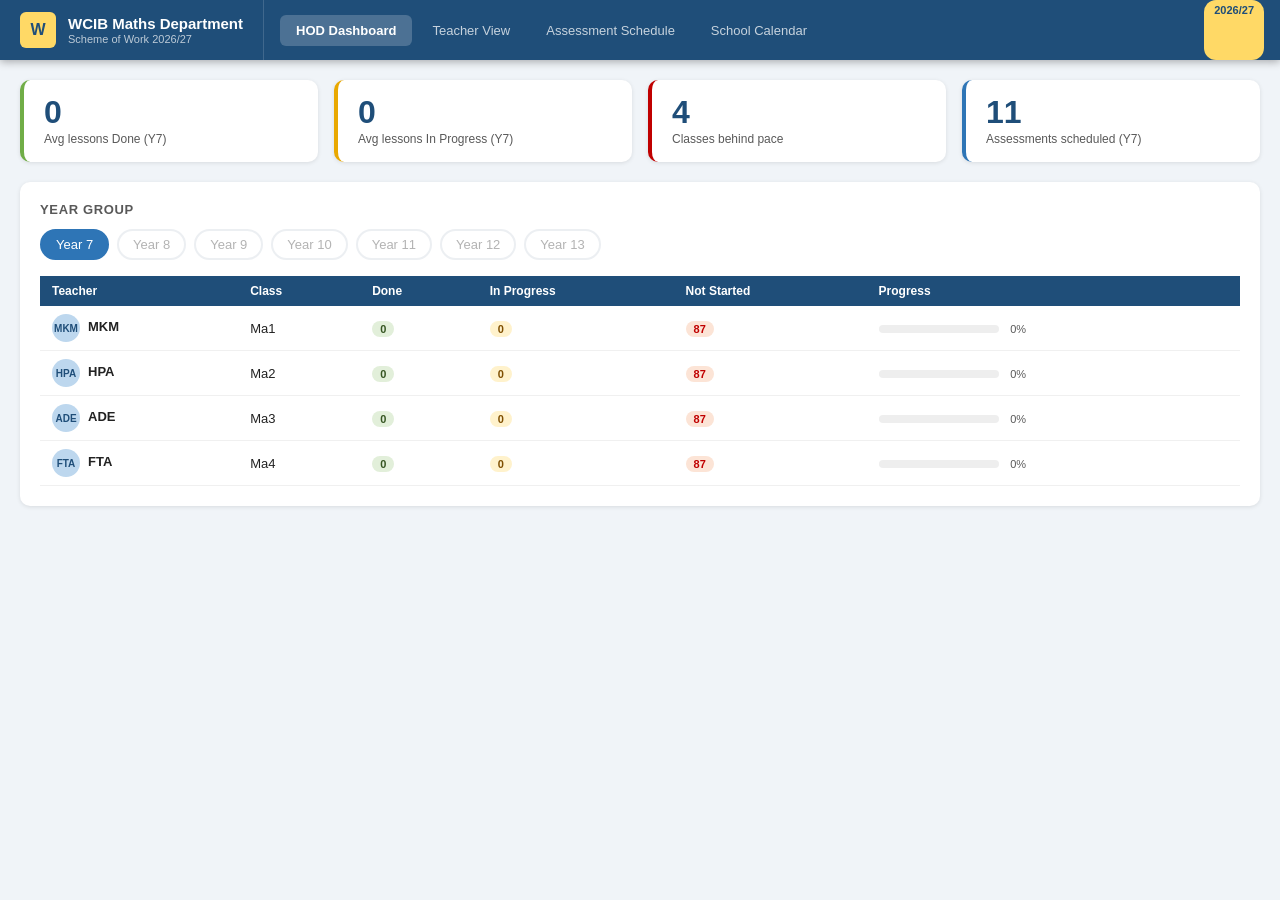
<file: index_v2_with_resources.html>
<!DOCTYPE html>
<html lang="en">
<head>
<meta charset="UTF-8">
<meta name="viewport" content="width=device-width, initial-scale=1.0">
<title>WCIB Maths Department — Scheme of Work 2026/27</title>
<style>
  :root {
    --navy:#1F4E79; --blue:#2E75B6; --light-blue:#BDD7EE;
    --green:#70AD47; --light-green:#E2EFDA; --dark-green:#375623;
    --amber:#FFD966; --dark-amber:#7F4F00; --light-amber:#FFF2CC;
    --coral:#FCE4D6; --red:#C00000;
    --gray:#F2F2F2; --mid-gray:#D6DCE4; --dark-gray:#595959;
    --font:'Segoe UI',Arial,sans-serif;
  }
  *{box-sizing:border-box;margin:0;padding:0;}
  body{font-family:var(--font);background:#f0f4f8;color:#222;font-size:14px;}
  header{background:var(--navy);color:white;display:flex;align-items:stretch;
    position:sticky;top:0;z-index:100;box-shadow:0 2px 8px rgba(0,0,0,0.3);}
  .brand{padding:12px 20px;display:flex;align-items:center;gap:12px;
    border-right:1px solid rgba(255,255,255,0.15);}
  .brand .logo{width:36px;height:36px;background:var(--amber);border-radius:6px;
    display:flex;align-items:center;justify-content:center;font-weight:900;font-size:16px;color:var(--navy);}
  .brand h1{font-size:15px;font-weight:600;line-height:1.2;}
  .brand p{font-size:11px;opacity:0.7;}
  nav{display:flex;align-items:center;gap:4px;padding:0 16px;flex:1;}
  .nav-btn{padding:8px 16px;border:none;background:transparent;color:rgba(255,255,255,0.75);
    cursor:pointer;font-size:13px;font-family:var(--font);border-radius:6px;}
  .nav-btn:hover{background:rgba(255,255,255,0.1);color:white;}
  .nav-btn.active{background:rgba(255,255,255,0.2);color:white;font-weight:600;}
  .badge{background:var(--amber);color:var(--navy);font-size:11px;font-weight:700;
    padding:4px 10px;border-radius:12px;margin:0 16px;}
  .view{display:none;padding:20px;max-width:1400px;margin:0 auto;}
  .view.active{display:block;}
  .card{background:white;border-radius:10px;box-shadow:0 1px 4px rgba(0,0,0,0.1);
    padding:20px;margin-bottom:16px;}
  .card-title{font-size:13px;font-weight:600;color:var(--dark-gray);
    text-transform:uppercase;letter-spacing:0.05em;margin-bottom:12px;}
  .stats-grid{display:grid;grid-template-columns:repeat(auto-fit,minmax(220px,1fr));
    gap:16px;margin-bottom:20px;}
  .stat{background:white;border-radius:10px;padding:16px 20px;
    box-shadow:0 1px 4px rgba(0,0,0,0.1);border-left:4px solid var(--blue);}
  .stat.green{border-color:var(--green);}
  .stat.amber{border-color:#E9A800;}
  .stat.red{border-color:var(--red);}
  .stat-num{font-size:32px;font-weight:700;color:var(--navy);line-height:1;}
  .stat-label{font-size:12px;color:var(--dark-gray);margin-top:4px;}
  .yg-tabs{display:flex;gap:8px;flex-wrap:wrap;margin-bottom:16px;}
  .yg-tab{padding:6px 14px;border:2px solid var(--mid-gray);background:white;
    border-radius:20px;cursor:pointer;font-size:13px;font-weight:500;color:var(--dark-gray);}
  .yg-tab:hover:not(.disabled){border-color:var(--blue);color:var(--blue);}
  .yg-tab.active{background:var(--blue);border-color:var(--blue);color:white;}
  .yg-tab.disabled{opacity:0.45;cursor:not-allowed;}
  .hod-table{width:100%;border-collapse:collapse;}
  .hod-table th{background:var(--navy);color:white;padding:8px 12px;
    text-align:left;font-size:12px;font-weight:600;}
  .hod-table td{padding:8px 12px;border-bottom:1px solid #f0f0f0;font-size:13px;}
  .hod-table tr:hover td{background:#f8faff;}
  .avatar{width:28px;height:28px;border-radius:50%;background:var(--light-blue);
    color:var(--navy);font-size:10px;font-weight:700;display:inline-flex;
    align-items:center;justify-content:center;margin-right:8px;vertical-align:middle;}
  .pill{padding:2px 8px;border-radius:10px;font-size:11px;font-weight:600;}
  .pill.done{background:var(--light-green);color:var(--dark-green);}
  .pill.prog{background:var(--light-amber);color:var(--dark-amber);}
  .pill.not{background:var(--coral);color:var(--red);}
  .bar-wrap{background:#eee;border-radius:4px;height:8px;width:120px;
    overflow:hidden;display:inline-block;vertical-align:middle;margin-right:8px;}
  .bar{height:100%;background:var(--green);border-radius:4px;transition:width 0.3s;}
  .bar.amber{background:#E9A800;}
  .bar.red{background:var(--red);}
  .controls{display:flex;gap:12px;align-items:flex-end;flex-wrap:wrap;margin-bottom:20px;}
  .ctrl{display:flex;flex-direction:column;gap:4px;}
  .ctrl label{font-size:11px;font-weight:600;color:var(--dark-gray);text-transform:uppercase;}
  .ctrl select{padding:8px 12px;border:1.5px solid #ddd;border-radius:6px;
    font-size:13px;font-family:var(--font);background:white;cursor:pointer;min-width:160px;}
  .reset-btn{padding:8px 14px;border:1.5px solid #ddd;background:white;
    border-radius:6px;cursor:pointer;font-size:12px;color:var(--dark-gray);height:38px;}
  .reset-btn:hover{background:#fafafa;border-color:#bbb;}
  .tv-header{display:flex;align-items:center;justify-content:space-between;
    flex-wrap:wrap;gap:12px;}
  .tv-title{font-size:16px;font-weight:700;color:var(--navy);}
  .tv-progress-wrap{display:flex;align-items:center;gap:10px;}
  .tv-bar-wrap{background:#eee;border-radius:6px;height:12px;width:200px;overflow:hidden;}
  .tv-bar{height:100%;background:var(--green);border-radius:6px;transition:width 0.3s;}
  .term{margin-bottom:24px;}
  .term-header{background:var(--navy);color:white;padding:10px 16px;
    border-radius:8px 8px 0 0;font-weight:600;font-size:14px;
    display:flex;justify-content:space-between;align-items:center;}
  .term-progress{font-size:12px;opacity:0.85;}
  .week{border:1px solid #e8e8e8;border-top:none;background:white;}
  .week-header{padding:8px 16px;background:#f8faff;border-bottom:1px solid #e8e8e8;
    display:flex;align-items:center;gap:12px;flex-wrap:wrap;}
  .week-label{font-size:11px;font-weight:700;color:var(--blue);
    text-transform:uppercase;min-width:60px;}
  .week-dates{font-size:11px;color:var(--dark-gray);}
  .week-alert{font-size:11px;color:var(--red);font-weight:600;margin-left:auto;}

  /* Lesson rows — 5 columns with resources */
  .lesson{display:grid;grid-template-columns:36px 1fr auto auto auto;align-items:center;
    gap:10px;padding:8px 16px;border-bottom:1px solid #f5f5f5;}
  .lesson:last-child{border-bottom:none;}
  .lesson:hover{background:#fafcff;}
  .lesson.assess{background:var(--light-amber);}
  .lesson.cse{background:var(--light-green);}
  .lesson.flex{background:var(--gray);}
  .lesson-num{font-size:11px;font-weight:700;color:var(--dark-gray);text-align:center;}
  .lesson-info{min-width:0;}
  .lesson-name{font-size:13px;font-weight:500;}
  .lesson-name.assess{font-weight:700;color:var(--dark-amber);}
  .lesson-obj{font-size:11px;color:var(--dark-gray);margin-top:2px;line-height:1.4;}
  .lesson-unit{font-size:11px;color:var(--dark-gray);}
  .type-badge{font-size:10px;font-weight:700;padding:2px 6px;border-radius:4px;
    white-space:nowrap;}
  .type-badge.core{background:#EBF3FB;color:var(--blue);}
  .type-badge.cse{background:var(--light-green);color:var(--dark-green);}
  .type-badge.assess{background:var(--amber);color:var(--dark-amber);}
  .type-badge.flex{background:var(--mid-gray);color:var(--dark-gray);}

  /* Resource button */
  .res-btn{display:inline-flex;align-items:center;gap:4px;padding:4px 10px;
    border:1.5px solid #ddd;border-radius:5px;font-size:11px;font-weight:600;
    color:var(--navy);background:white;cursor:pointer;text-decoration:none;
    white-space:nowrap;transition:all 0.15s;}
  .res-btn:hover{background:var(--light-blue);border-color:var(--blue);}
  .res-btn.assess-btn{border-color:var(--amber);color:var(--dark-amber);background:white;}
  .res-btn.assess-btn:hover{background:var(--light-amber);}

  .status-sel{padding:5px 10px;border:1.5px solid #ddd;border-radius:5px;
    font-size:12px;font-family:var(--font);cursor:pointer;min-width:130px;
    background:white;color:#222;}
  .status-sel.s-done{background:var(--light-green);border-color:var(--green);color:var(--dark-green);font-weight:600;}
  .status-sel.s-prog{background:var(--light-amber);border-color:#E9A800;color:var(--dark-amber);font-weight:600;}
  .status-sel.s-not{background:var(--coral);border-color:#E09080;color:var(--red);}
  .status-sel.s-na{background:var(--mid-gray);border-color:#aaa;color:var(--dark-gray);}
  .na-badge{background:var(--mid-gray);color:var(--dark-gray);padding:5px 12px;
    border-radius:5px;font-size:12px;font-weight:600;text-align:center;min-width:130px;}

  /* Assessment schedule */
  .assess-grid{display:grid;grid-template-columns:repeat(auto-fit,minmax(300px,1fr));gap:12px;}
  .assess-card{border-radius:8px;padding:16px;border-left:5px solid var(--amber);
    background:white;box-shadow:0 1px 4px rgba(0,0,0,0.08);
    transition:box-shadow 0.15s;}
  .assess-card:hover{box-shadow:0 3px 12px rgba(0,0,0,0.12);}
  .assess-card.interim{border-color:var(--red);}
  .assess-card.eoy{border-color:var(--navy);}
  .assess-card a{text-decoration:none;}
  .assess-week{font-size:10px;font-weight:700;text-transform:uppercase;
    color:var(--dark-gray);margin-bottom:6px;}
  .assess-name{font-size:14px;font-weight:600;color:var(--navy);margin-bottom:4px;}
  .assess-sub{font-size:12px;color:var(--dark-gray);}
  .assess-date{font-size:12px;color:var(--dark-gray);margin-top:6px;font-weight:600;}
  .assess-flag{font-size:11px;color:var(--red);font-weight:600;margin-top:4px;}
  .assess-link{display:inline-flex;align-items:center;gap:5px;margin-top:10px;
    padding:6px 12px;border-radius:6px;font-size:12px;font-weight:600;
    background:var(--light-amber);color:var(--dark-amber);border:1px solid var(--amber);
    text-decoration:none;transition:background 0.15s;}
  .assess-link:hover{background:var(--amber);}
  .assess-card.interim .assess-link{background:#FEE;color:var(--red);border-color:#FFAAAA;}
  .assess-card.interim .assess-link:hover{background:#FFCCCC;}
  .assess-card.eoy .assess-link{background:var(--light-blue);color:var(--navy);border-color:var(--blue);}

  .coming-soon{background:white;border-radius:10px;padding:40px;text-align:center;
    color:var(--dark-gray);box-shadow:0 1px 4px rgba(0,0,0,0.08);}
  .coming-soon h3{font-size:18px;margin-bottom:8px;color:var(--navy);}
  .sync{position:fixed;bottom:16px;right:16px;background:var(--green);color:white;
    padding:8px 14px;border-radius:20px;font-size:12px;opacity:0;
    transition:opacity 0.3s;z-index:999;pointer-events:none;}
  .sync.show{opacity:1;}
  .banner{background:var(--light-amber);border:1px solid var(--amber);border-radius:8px;
    padding:12px 16px;margin-bottom:16px;display:flex;align-items:center;gap:12px;}
  .scroll{overflow-x:auto;}
  @media(max-width:700px){
    nav{display:none;}
    .lesson{grid-template-columns:28px 1fr auto;}
    .lesson .type-badge,.lesson .res-btn{display:none;}
  }
</style>
</head>
<body>

<div class="sync" id="sync">✓ Saved</div>

<header>
  <div class="brand">
    <div class="logo">W</div>
    <div><h1>WCIB Maths Department</h1><p>Scheme of Work 2026/27</p></div>
  </div>
  <nav>
    <button class="nav-btn active" data-view="hod">HOD Dashboard</button>
    <button class="nav-btn" data-view="teacher">Teacher View</button>
    <button class="nav-btn" data-view="assessments">Assessment Schedule</button>
    <button class="nav-btn" data-view="calendar">School Calendar</button>
  </nav>
  <span class="badge">2026/27</span>
</header>

<div id="view-hod" class="view active">
  <div class="stats-grid">
    <div class="stat green"><div class="stat-num" id="stat-done">0</div><div class="stat-label">Avg lessons Done (Y7)</div></div>
    <div class="stat amber"><div class="stat-num" id="stat-prog">0</div><div class="stat-label">Avg lessons In Progress (Y7)</div></div>
    <div class="stat red"><div class="stat-num" id="stat-behind">0</div><div class="stat-label">Classes behind pace</div></div>
    <div class="stat"><div class="stat-num">11</div><div class="stat-label">Assessments scheduled (Y7)</div></div>
  </div>
  <div class="card">
    <div class="card-title">Year Group</div>
    <div class="yg-tabs" id="yg-tabs"></div>
    <div id="hod-content"></div>
  </div>
</div>

<div id="view-teacher" class="view">
  <div class="controls">
    <div class="ctrl"><label>Year Group</label>
      <select id="sel-yg">
        <option value="7">Year 7</option>
        <option disabled>Year 8 (coming soon)</option>
        <option disabled>Year 9 (coming soon)</option>
        <option disabled>Year 10 (coming soon)</option>
        <option disabled>Year 11 (coming soon)</option>
        <option disabled>Year 12 (coming soon)</option>
        <option disabled>Year 13 (coming soon)</option>
      </select>
    </div>
    <div class="ctrl"><label>Class Set</label>
      <select id="sel-set">
        <option value="Ma1">Ma1 — MKM</option>
        <option value="Ma2">Ma2 — HPA</option>
        <option value="Ma3">Ma3 — ADE</option>
        <option value="Ma4">Ma4 — FTA</option>
      </select>
    </div>
    <div class="ctrl"><label>Term</label>
      <select id="sel-term">
        <option value="all">All Terms</option>
        <option value="Michaelmas">Michaelmas</option>
        <option value="Lent">Lent</option>
        <option value="Summer">Summer</option>
      </select>
    </div>
    <button class="reset-btn" id="btn-reset">Reset My Progress</button>
  </div>
  <div id="teacher-content"></div>
</div>

<div id="view-assessments" class="view">
  <div class="card">
    <div class="card-title">Year 7 — Assessment Schedule 2026/27</div>
    <div class="banner">
      <span style="font-size:20px">📋</span>
      <div><strong>Fixed dates — same for all sets.</strong> Click any assessment card to open the unit folder with tests and mark schemes on SharePoint.</div>
    </div>
    <div id="assess-content"></div>
  </div>
</div>

<div id="view-calendar" class="view">
  <div class="card">
    <div class="card-title">WCIB Academic Calendar 2026/27 — Key Dates</div>
    <div id="calendar-content"></div>
  </div>
</div>

<script>
'use strict';

const TEACHERS = { Ma1:'MKM', Ma2:'HPA', Ma3:'ADE', Ma4:'FTA' };
const SETS = ['Ma1','Ma2','Ma3','Ma4'];
const STORE_KEY = 'wcib_sow_v1';
const PING_KEY  = 'wcib_sow_ping';

// ── Unit folder links (SharePoint) ────────────────────────────────
const UNIT_FOLDERS = {
  1:  'https://wcibth.sharepoint.com/:f:/r/sites/Mathematics/Shared%20Documents/Maths%20Team%20Hub/2.%20Curriculum%20and%20Planning/C.%20Lesson%20Plans/KS3%20Lesson%20Plans/Year%207/Unit%201%20Analysing%20and%20displaying%20data?csf=1&web=1&e=cdcm1j',
  2:  'https://wcibth.sharepoint.com/:f:/r/sites/Mathematics/Shared%20Documents/Maths%20Team%20Hub/2.%20Curriculum%20and%20Planning/C.%20Lesson%20Plans/KS3%20Lesson%20Plans/Year%207/Unit%202%20Number?csf=1&web=1&e=oGk6tq',
  3:  'https://wcibth.sharepoint.com/:f:/r/sites/Mathematics/Shared%20Documents/Maths%20Team%20Hub/2.%20Curriculum%20and%20Planning/C.%20Lesson%20Plans/KS3%20Lesson%20Plans/Year%207/Unit%203%20Equations,%20functions%20and%20formulae?csf=1&web=1&e=cxyYRO',
  4:  'https://wcibth.sharepoint.com/:f:/r/sites/Mathematics/Shared%20Documents/Maths%20Team%20Hub/2.%20Curriculum%20and%20Planning/C.%20Lesson%20Plans/KS3%20Lesson%20Plans/Year%207/Unit%204%20Fractions?csf=1&web=1&e=SS5qsI',
  5:  'https://wcibth.sharepoint.com/:f:/r/sites/Mathematics/Shared%20Documents/Maths%20Team%20Hub/2.%20Curriculum%20and%20Planning/C.%20Lesson%20Plans/KS3%20Lesson%20Plans/Year%207/Unit%205%20Angles%20and%20shapes?csf=1&web=1&e=qCKznL',
  6:  'https://wcibth.sharepoint.com/:f:/r/sites/Mathematics/Shared%20Documents/Maths%20Team%20Hub/2.%20Curriculum%20and%20Planning/C.%20Lesson%20Plans/KS3%20Lesson%20Plans/Year%207/Unit%206%20Decimals%20and%20percentages?csf=1&web=1&e=JeiUdd',
  7:  'https://wcibth.sharepoint.com/:f:/r/sites/Mathematics/Shared%20Documents/Maths%20Team%20Hub/2.%20Curriculum%20and%20Planning/C.%20Lesson%20Plans/KS3%20Lesson%20Plans/Year%207/Unit%207%20Ratio%20and%20proportion?csf=1&web=1&e=0QodW5',
  8:  'https://wcibth.sharepoint.com/:f:/r/sites/Mathematics/Shared%20Documents/Maths%20Team%20Hub/2.%20Curriculum%20and%20Planning/C.%20Lesson%20Plans/KS3%20Lesson%20Plans/Year%207/Unit%208%20Measures%20and%20shapes?csf=1&web=1&e=w536uP',
  9:  'https://wcibth.sharepoint.com/:f:/r/sites/Mathematics/Shared%20Documents/Maths%20Team%20Hub/2.%20Curriculum%20and%20Planning/C.%20Lesson%20Plans/KS3%20Lesson%20Plans/Year%207/Unit%209%20Sequences%20and%20graphs?csf=1&web=1&e=EuB4HD',
  10: 'https://wcibth.sharepoint.com/:f:/r/sites/Mathematics/Shared%20Documents/Maths%20Team%20Hub/2.%20Curriculum%20and%20Planning/C.%20Lesson%20Plans/KS3%20Lesson%20Plans/Year%207/Unit%2010%20Transformations?csf=1&web=1&e=sEGRa4',
  11: 'https://wcibth.sharepoint.com/:f:/r/sites/Mathematics/Shared%20Documents/Maths%20Team%20Hub/2.%20Curriculum%20and%20Planning/C.%20Lesson%20Plans/KS3%20Lesson%20Plans/Year%207/Unit%2011%20Probability?csf=1&web=1&e=j96zOo',
};

// ── Assessment / Unit Test folder links (SharePoint) ──────────────
const ASSESSMENT_FOLDERS = {
  1:  'https://wcibth.sharepoint.com/:f:/r/sites/Mathematics/Shared%20Documents/Maths%20Team%20Hub/3.%20Assessment/B.%20Unit%20Tests/Year%207/Unit%201%20Analysing%20and%20displaying%20data?csf=1&web=1&e=HgqaX6',
  2:  'https://wcibth.sharepoint.com/:f:/r/sites/Mathematics/Shared%20Documents/Maths%20Team%20Hub/3.%20Assessment/B.%20Unit%20Tests/Year%207/Unit%202%20Number?csf=1&web=1&e=AVdUBQ',
  3:  'https://wcibth.sharepoint.com/:f:/r/sites/Mathematics/Shared%20Documents/Maths%20Team%20Hub/3.%20Assessment/B.%20Unit%20Tests/Year%207/Unit%203%20Equations,%20functions%20and%20formulae?csf=1&web=1&e=ULvJVd',
  4:  'https://wcibth.sharepoint.com/:f:/r/sites/Mathematics/Shared%20Documents/Maths%20Team%20Hub/3.%20Assessment/B.%20Unit%20Tests/Year%207/Unit%204%20Fractions?csf=1&web=1&e=TYfh2Z',
  5:  'https://wcibth.sharepoint.com/:f:/r/sites/Mathematics/Shared%20Documents/Maths%20Team%20Hub/3.%20Assessment/B.%20Unit%20Tests/Year%207/Unit%205%20Angles%20and%20shapes?csf=1&web=1&e=StldiT',
  6:  'https://wcibth.sharepoint.com/:f:/r/sites/Mathematics/Shared%20Documents/Maths%20Team%20Hub/3.%20Assessment/B.%20Unit%20Tests/Year%207/Unit%206%20Decimals%20and%20percentages?csf=1&web=1&e=LqBlVU',
  7:  'https://wcibth.sharepoint.com/:f:/r/sites/Mathematics/Shared%20Documents/Maths%20Team%20Hub/3.%20Assessment/B.%20Unit%20Tests/Year%207/Unit%207%20Ratio%20and%20proportion?csf=1&web=1&e=JIPHHe',
  8:  'https://wcibth.sharepoint.com/:f:/r/sites/Mathematics/Shared%20Documents/Maths%20Team%20Hub/3.%20Assessment/B.%20Unit%20Tests/Year%207/Unit%208%20Measures%20and%20shapes?csf=1&web=1&e=N6xr1A',
  9:  'https://wcibth.sharepoint.com/:f:/r/sites/Mathematics/Shared%20Documents/Maths%20Team%20Hub/3.%20Assessment/B.%20Unit%20Tests/Year%207/Unit%209%20Sequences%20and%20graphs?csf=1&web=1&e=n1b7C1',
  10: 'https://wcibth.sharepoint.com/:f:/r/sites/Mathematics/Shared%20Documents/Maths%20Team%20Hub/3.%20Assessment/B.%20Unit%20Tests/Year%207/Unit%2010%20Transformations?csf=1&web=1&e=HYHEIi',
  11: 'https://wcibth.sharepoint.com/:f:/r/sites/Mathematics/Shared%20Documents/Maths%20Team%20Hub/3.%20Assessment/B.%20Unit%20Tests/Year%207/Unit%2011%20Probability?csf=1&web=1&e=QLtnhn',
};

// ── Y7 SoW Data ───────────────────────────────────────────────────
// obj field = short lesson objective shown inline
const Y7_SOW = [
  {id:'y7_1',  week:'M1A', dates:'26–28 Aug',    cycle:'A', unit:0,  unitName:'Baseline',                       lessonNo:'',     lessonName:'Baseline Assessment',                       type:'flex',       term:'Michaelmas', alert:'Partial week (3 days) — Welcome Day Wed 26 Aug'},
  {id:'y7_2',  week:'M2B', dates:'31 Aug–4 Sep', cycle:'B', unit:1,  unitName:'Analysing & Displaying Data',    lessonNo:'1.1',  lessonName:'Averages and range',                        type:'core',       term:'Michaelmas', obj:'Find mode, median, range. Calculate and interpret the mean. Compare data sets.'},
  {id:'y7_3',  week:'M2B', dates:'31 Aug–4 Sep', cycle:'B', unit:1,  unitName:'Analysing & Displaying Data',    lessonNo:'1.2',  lessonName:'More averages and range',                   type:'core',       term:'Michaelmas', obj:'Group discrete and continuous data. Interpret grouped frequency diagrams.'},
  {id:'y7_4',  week:'M2B', dates:'31 Aug–4 Sep', cycle:'B', unit:1,  unitName:'Analysing & Displaying Data',    lessonNo:'1.3',  lessonName:'Two-way tables and bar charts',              type:'core',       term:'Michaelmas', obj:'Use two-way tables. Interpret and draw dual and compound bar charts.'},
  {id:'y7_5',  week:'M3A', dates:'7–11 Sep',     cycle:'A', unit:1,  unitName:'Analysing & Displaying Data',    lessonNo:'1.4',  lessonName:'More graphs and tables 1',                  type:'core',       term:'Michaelmas', obj:'Interpret and draw line graphs. Recognise misleading graphs.'},
  {id:'y7_6',  week:'M3A', dates:'7–11 Sep',     cycle:'A', unit:1,  unitName:'Analysing & Displaying Data',    lessonNo:'1.5',  lessonName:'More graphs and tables 2',                  type:'core',       term:'Michaelmas', obj:'Choose appropriate graphs. Interpret pie charts with simple fractions.'},
  {id:'y7_7',  week:'M3A', dates:'7–11 Sep',     cycle:'A', unit:1,  unitName:'Analysing & Displaying Data',    lessonNo:'CSE',  lessonName:'Check up, Strengthen & Extend',             type:'cse',        term:'Michaelmas', obj:'Consolidate all Unit 1 statistics content.'},
  {id:'y7_8',  week:'M4B', dates:'14–18 Sep',    cycle:'B', unit:1,  unitName:'Analysing & Displaying Data',    lessonNo:'CSE2', lessonName:'Check up, Strengthen & Extend (cont.)',      type:'cse',        term:'Michaelmas', obj:'Extension and problem-solving activities for Unit 1.'},
  {id:'y7_9',  week:'M4B', dates:'14–18 Sep',    cycle:'B', unit:1,  unitName:'Analysing & Displaying Data',    lessonNo:'★',    lessonName:'Unit 1 Assessment',                         type:'assessment', term:'Michaelmas'},
  {id:'y7_10', week:'M5A', dates:'21–25 Sep',    cycle:'A', unit:2,  unitName:'Number',                         lessonNo:'2.1',  lessonName:'Rules of divisibility',                     type:'core',       term:'Michaelmas', obj:'Apply divisibility tests for 2, 3, 4, 5, 6, 7, 8, 9, 10.'},
  {id:'y7_11', week:'M5A', dates:'21–25 Sep',    cycle:'A', unit:2,  unitName:'Number',                         lessonNo:'2.2',  lessonName:'Factors, multiples and primes',             type:'core',       term:'Michaelmas', obj:'Find multiples, factors, primes, all factor pairs. Calculate HCF and LCM.'},
  {id:'y7_12', week:'M5A', dates:'21–25 Sep',    cycle:'A', unit:2,  unitName:'Number',                         lessonNo:'2.3',  lessonName:'Positive and negative numbers',             type:'core',       term:'Michaelmas', obj:'Compare, order, add and subtract positive and negative numbers.'},
  {id:'y7_13', week:'M6B', dates:'28 Sep–2 Oct', cycle:'B', unit:2,  unitName:'Number',                         lessonNo:'2.4',  lessonName:'Squares and square roots',                  type:'core',       term:'Michaelmas', obj:'Recognise square numbers. Use squaring and square rooting as inverse operations.'},
  {id:'y7_14', week:'M6B', dates:'28 Sep–2 Oct', cycle:'B', unit:2,  unitName:'Number',                         lessonNo:'2.5',  lessonName:'More powers and roots',                     type:'core',       term:'Michaelmas', obj:'Work with squares, cubes, square roots, cube roots. Use index notation.'},
  {id:'y7_15', week:'M6B', dates:'28 Sep–2 Oct', cycle:'B', unit:2,  unitName:'Number',                         lessonNo:'2.6',  lessonName:'Calculations',                              type:'core',       term:'Michaelmas', obj:'Estimate answers. Use BIDMAS and order of operations.'},
  {id:'y7_16', week:'M7A', dates:'5–9 Oct',      cycle:'A', unit:2,  unitName:'Number',                         lessonNo:'CSE',  lessonName:'Check up, Strengthen & Extend',             type:'cse',        term:'Michaelmas', obj:'Consolidate all Unit 2 number content.', alert:'Last week before half term'},
  {id:'y7_17', week:'M7A', dates:'5–9 Oct',      cycle:'A', unit:2,  unitName:'Number',                         lessonNo:'CSE2', lessonName:'Check up, Strengthen & Extend (cont.)',      type:'cse',        term:'Michaelmas', obj:'Extension and problem-solving activities for Unit 2.'},
  {id:'y7_18', week:'M7A', dates:'5–9 Oct',      cycle:'A', unit:2,  unitName:'Number',                         lessonNo:'★',    lessonName:'Unit 2 Assessment',                         type:'assessment', term:'Michaelmas'},
  {id:'y7_19', week:'M8B', dates:'12–16 Oct',    cycle:'B', unit:3,  unitName:'Equations, Functions & Formulae',lessonNo:'3.1',  lessonName:'Simplifying algebraic expressions',         type:'core',       term:'Michaelmas', obj:'Simplify expressions by collecting like terms, including negatives.', alert:'⚠️ Tue 13 Oct national holiday'},
  {id:'y7_20', week:'M8B', dates:'12–16 Oct',    cycle:'B', unit:3,  unitName:'Equations, Functions & Formulae',lessonNo:'3.2',  lessonName:'Writing algebraic expressions',             type:'core',       term:'Michaelmas', obj:'Write expressions using all four operations for real-life contexts.'},
  {id:'y7_21', week:'M8B', dates:'12–16 Oct',    cycle:'B', unit:3,  unitName:'Equations, Functions & Formulae',lessonNo:'3.3',  lessonName:'STEM: Using formulae',                      type:'core',       term:'Michaelmas', obj:'Substitute values into formulae including scientific contexts.'},
  {id:'y7_22', week:'M9A', dates:'26–30 Oct',    cycle:'A', unit:3,  unitName:'Equations, Functions & Formulae',lessonNo:'3.4',  lessonName:'Writing formulae',                          type:'core',       term:'Michaelmas', obj:'Write formulae from a description or word problem.', alert:'After half term'},
  {id:'y7_23', week:'M9A', dates:'26–30 Oct',    cycle:'A', unit:3,  unitName:'Equations, Functions & Formulae',lessonNo:'3.5',  lessonName:'Brackets and formulae',                     type:'core',       term:'Michaelmas', obj:'Expand expressions with single brackets. Link expansion to substitution.'},
  {id:'y7_24', week:'M9A', dates:'26–30 Oct',    cycle:'A', unit:3,  unitName:'Equations, Functions & Formulae',lessonNo:'CSE',  lessonName:'Check up, Strengthen & Extend',             type:'cse',        term:'Michaelmas', obj:'Consolidate all Unit 3 algebra content.'},
  {id:'y7_25', week:'M10B',dates:'2–6 Nov',      cycle:'B', unit:3,  unitName:'Equations, Functions & Formulae',lessonNo:'CSE2', lessonName:'Check up, Strengthen & Extend (cont.)',      type:'cse',        term:'Michaelmas', obj:'Extension and problem-solving activities for Unit 3.'},
  {id:'y7_26', week:'M10B',dates:'2–6 Nov',      cycle:'B', unit:3,  unitName:'Equations, Functions & Formulae',lessonNo:'★',    lessonName:'Unit 3 Assessment',                         type:'assessment', term:'Michaelmas'},
  {id:'y7_27', week:'M10B',dates:'2–6 Nov',      cycle:'B', unit:4,  unitName:'Fractions',                      lessonNo:'4.1',  lessonName:'Working with fractions',                    type:'core',       term:'Michaelmas', obj:'Compare and simplify fractions. Find fractions of amounts.'},
  {id:'y7_28', week:'M11A',dates:'9–13 Nov',     cycle:'A', unit:4,  unitName:'Fractions',                      lessonNo:'4.2',  lessonName:'Adding and subtracting fractions',          type:'core',       term:'Michaelmas', obj:'Convert between improper fractions and mixed numbers. Add and subtract unlike fractions.'},
  {id:'y7_29', week:'M11A',dates:'9–13 Nov',     cycle:'A', unit:4,  unitName:'Fractions',                      lessonNo:'4.3',  lessonName:'Fractions, decimals and percentages',       type:'core',       term:'Michaelmas', obj:'Convert between equivalent fractions, decimals and percentages.'},
  {id:'y7_30', week:'M11A',dates:'9–13 Nov',     cycle:'A', unit:4,  unitName:'Fractions',                      lessonNo:'4.4',  lessonName:'Multiplying by a fraction',                 type:'core',       term:'Michaelmas', obj:'Multiply a fraction by a whole number and by a fraction. Use area models.'},
  {id:'y7_31', week:'M12B',dates:'16–20 Nov',    cycle:'B', unit:4,  unitName:'Fractions',                      lessonNo:'4.5',  lessonName:'Working with mixed numbers',                type:'core',       term:'Michaelmas', obj:'Add, subtract and multiply mixed numbers.'},
  {id:'y7_32', week:'M12B',dates:'16–20 Nov',    cycle:'B', unit:4,  unitName:'Fractions',                      lessonNo:'CSE',  lessonName:'Check up, Strengthen & Extend',             type:'cse',        term:'Michaelmas', obj:'Consolidate all Unit 4 fractions content.'},
  {id:'y7_33', week:'M12B',dates:'16–20 Nov',    cycle:'B', unit:4,  unitName:'Fractions',                      lessonNo:'CSE2', lessonName:'Check up, Strengthen & Extend (cont.)',      type:'cse',        term:'Michaelmas', obj:'Extension and problem-solving activities for Unit 4.'},
  {id:'y7_34', week:'M13A',dates:'23–27 Nov',    cycle:'A', unit:4,  unitName:'Fractions',                      lessonNo:'★',    lessonName:'Unit 4 Assessment — INTERIM DATA DROP',     type:'assessment', term:'Michaelmas'},
  {id:'y7_35', week:'M13A',dates:'23–27 Nov',    cycle:'A', unit:0,  unitName:'Flex',                           lessonNo:'',     lessonName:'Enrichment / Problem Solving',              type:'flex',       term:'Michaelmas'},
  {id:'y7_36', week:'M14B',dates:'30 Nov–4 Dec', cycle:'B', unit:0,  unitName:'Flex',                           lessonNo:'',     lessonName:'Enrichment / Problem Solving',              type:'flex',       term:'Michaelmas'},
  {id:'y7_37', week:'M15A',dates:'7–11 Dec',     cycle:'A', unit:0,  unitName:'Flex',                           lessonNo:'',     lessonName:'Enrichment / Problem Solving',              type:'flex',       term:'Michaelmas', alert:'⚠️ Mon 7 + Thu 10 Dec national holidays'},
  {id:'y7_38', week:'M16B',dates:'14–16 Dec',    cycle:'B', unit:0,  unitName:'Flex',                           lessonNo:'',     lessonName:'Enrichment / Problem Solving',              type:'flex',       term:'Michaelmas', alert:'Partial week — term ends Wed 16 Dec'},
  // LENT
  {id:'y7_39', week:'L1A', dates:'4–8 Jan',      cycle:'A', unit:5,  unitName:'Angles & Shapes',                lessonNo:'5.1',  lessonName:'Working with angles',                       type:'core',       term:'Lent', obj:'Use a protractor. Apply angle facts: straight line, full turn, vertically opposite.', alert:'⚠️ INSET Wed 6 Jan — teaching starts Thu 7 Jan'},
  {id:'y7_40', week:'L1A', dates:'4–8 Jan',      cycle:'A', unit:5,  unitName:'Angles & Shapes',                lessonNo:'5.2',  lessonName:'Triangles',                                 type:'core',       term:'Lent', obj:'Properties and symmetry of triangles. Find unknown angles.'},
  {id:'y7_41', week:'L2B', dates:'11–15 Jan',    cycle:'B', unit:5,  unitName:'Angles & Shapes',                lessonNo:'5.3',  lessonName:'Quadrilaterals',                            type:'core',       term:'Lent', obj:'Properties and symmetry of quadrilaterals. Prove angle sum = 360°.'},
  {id:'y7_42', week:'L2B', dates:'11–15 Jan',    cycle:'B', unit:5,  unitName:'Angles & Shapes',                lessonNo:'5.4',  lessonName:'Construction',                              type:'core',       term:'Lent', obj:'Draw triangles accurately using ruler and protractor. Draw scale diagrams.'},
  {id:'y7_43', week:'L2B', dates:'11–15 Jan',    cycle:'B', unit:5,  unitName:'Angles & Shapes',                lessonNo:'CSE',  lessonName:'Check up, Strengthen & Extend',             type:'cse',        term:'Lent', obj:'Consolidate all Unit 5 geometry content.'},
  {id:'y7_44', week:'L3A', dates:'18–22 Jan',    cycle:'A', unit:5,  unitName:'Angles & Shapes',                lessonNo:'CSE2', lessonName:'Check up, Strengthen & Extend (cont.)',      type:'cse',        term:'Lent', obj:'Extension and problem-solving activities for Unit 5.'},
  {id:'y7_45', week:'L3A', dates:'18–22 Jan',    cycle:'A', unit:5,  unitName:'Angles & Shapes',                lessonNo:'★',    lessonName:'Unit 5 Assessment',                         type:'assessment', term:'Lent'},
  {id:'y7_46', week:'L3A', dates:'18–22 Jan',    cycle:'A', unit:6,  unitName:'Decimals & Percentages',         lessonNo:'6.1',  lessonName:'Place value and rounding',                  type:'core',       term:'Lent', obj:'Recognise place value in large numbers. Round decimals to 1 and 2 d.p.'},
  {id:'y7_47', week:'L4B', dates:'25–29 Jan',    cycle:'B', unit:6,  unitName:'Decimals & Percentages',         lessonNo:'6.2',  lessonName:'Ordering decimals',                         type:'core',       term:'Lent', obj:'Write decimals in ascending and descending order. Use a number line.'},
  {id:'y7_48', week:'L4B', dates:'25–29 Jan',    cycle:'B', unit:6,  unitName:'Decimals & Percentages',         lessonNo:'6.3',  lessonName:'Adding and subtracting decimals',           type:'core',       term:'Lent', obj:'Add and subtract decimals. Align decimal points correctly.'},
  {id:'y7_49', week:'L4B', dates:'25–29 Jan',    cycle:'B', unit:6,  unitName:'Decimals & Percentages',         lessonNo:'6.4',  lessonName:'Multiplying decimals',                      type:'core',       term:'Lent', obj:'Multiply a decimal by an integer. Use rounding to estimate.'},
  {id:'y7_50', week:'L5A', dates:'1–5 Feb',      cycle:'A', unit:6,  unitName:'Decimals & Percentages',         lessonNo:'6.5',  lessonName:'Dividing decimals',                         type:'core',       term:'Lent', obj:'Divide decimals by a whole number. Solve contextual problems.'},
  {id:'y7_51', week:'L5A', dates:'1–5 Feb',      cycle:'A', unit:6,  unitName:'Decimals & Percentages',         lessonNo:'6.6',  lessonName:'Decimals, fractions and percentages',       type:'core',       term:'Lent', obj:'Compare and convert between decimals, fractions and percentages.'},
  {id:'y7_52', week:'L5A', dates:'1–5 Feb',      cycle:'A', unit:6,  unitName:'Decimals & Percentages',         lessonNo:'6.7',  lessonName:'Calculating percentages',                   type:'core',       term:'Lent', obj:'Calculate percentages of amounts mentally. Use efficient percentage methods.'},
  {id:'y7_53', week:'L6B', dates:'8–12 Feb',     cycle:'B', unit:6,  unitName:'Decimals & Percentages',         lessonNo:'CSE',  lessonName:'Check up, Strengthen & Extend',             type:'cse',        term:'Lent', obj:'Consolidate place value, decimal operations and percentages.', alert:'Last week before half term'},
  {id:'y7_54', week:'L6B', dates:'8–12 Feb',     cycle:'B', unit:6,  unitName:'Decimals & Percentages',         lessonNo:'CSE2', lessonName:'Check up, Strengthen & Extend (cont.)',      type:'cse',        term:'Lent', obj:'Extension and problem-solving activities for Unit 6.'},
  {id:'y7_55', week:'L6B', dates:'8–12 Feb',     cycle:'B', unit:6,  unitName:'Decimals & Percentages',         lessonNo:'★',    lessonName:'Unit 6 Assessment',                         type:'assessment', term:'Lent'},
  {id:'y7_56', week:'L7A', dates:'22–26 Feb',    cycle:'A', unit:0,  unitName:'Adventure Week',                 lessonNo:'',     lessonName:'Adventure Week — No Y7 teaching',           type:'flex',       term:'Lent', alert:'⚠️ ADVENTURE WEEK — Full week lost'},
  {id:'y7_57', week:'L8B', dates:'1–5 Mar',      cycle:'B', unit:7,  unitName:'Ratio & Proportion',             lessonNo:'7.1',  lessonName:'Writing ratios',                            type:'core',       term:'Lent', obj:'Write and understand ratios. Simplify ratios.', alert:'After Adventure Week'},
  {id:'y7_58', week:'L8B', dates:'1–5 Mar',      cycle:'B', unit:7,  unitName:'Ratio & Proportion',             lessonNo:'7.2',  lessonName:'Sharing in a given ratio',                  type:'core',       term:'Lent', obj:'Share a quantity in a given ratio with two or more parts.'},
  {id:'y7_59', week:'L8B', dates:'1–5 Mar',      cycle:'B', unit:7,  unitName:'Ratio & Proportion',             lessonNo:'7.3',  lessonName:'Proportion',                                type:'core',       term:'Lent', obj:'Understand the relationship between ratio and proportion.'},
  {id:'y7_60', week:'L9A', dates:'8–12 Mar',     cycle:'A', unit:7,  unitName:'Ratio & Proportion',             lessonNo:'7.4',  lessonName:'Proportional reasoning',                    type:'core',       term:'Lent', obj:'Solve problems involving direct and inverse proportion.'},
  {id:'y7_61', week:'L9A', dates:'8–12 Mar',     cycle:'A', unit:7,  unitName:'Ratio & Proportion',             lessonNo:'7.5',  lessonName:'Using the unitary method',                  type:'core',       term:'Lent', obj:'Solve best-buy and proportion problems using the unitary method.'},
  {id:'y7_62', week:'L9A', dates:'8–12 Mar',     cycle:'A', unit:7,  unitName:'Ratio & Proportion',             lessonNo:'CSE',  lessonName:'Check up, Strengthen & Extend',             type:'cse',        term:'Lent', obj:'Consolidate ratios, proportion and unitary method.'},
  {id:'y7_63', week:'L10B',dates:'15–19 Mar',    cycle:'B', unit:7,  unitName:'Ratio & Proportion',             lessonNo:'CSE2', lessonName:'Check up, Strengthen & Extend (cont.)',      type:'cse',        term:'Lent', obj:'Extension and problem-solving activities for Unit 7.'},
  {id:'y7_64', week:'L10B',dates:'15–19 Mar',    cycle:'B', unit:7,  unitName:'Ratio & Proportion',             lessonNo:'★',    lessonName:'Unit 7 Assessment — INTERIM DATA DROP',     type:'assessment', term:'Lent'},
  {id:'y7_65', week:'L10B',dates:'15–19 Mar',    cycle:'B', unit:8,  unitName:'Measures & Shapes',              lessonNo:'8.1',  lessonName:'STEM: Metric measures',                     type:'core',       term:'Lent', obj:'Convert between metric units of length, mass and capacity.'},
  {id:'y7_66', week:'L11A',dates:'22–26 Mar',    cycle:'A', unit:8,  unitName:'Measures & Shapes',              lessonNo:'8.2',  lessonName:'Perimeter',                                 type:'core',       term:'Lent', obj:'Find the perimeter of regular and irregular polygons including compound shapes.'},
  {id:'y7_67', week:'L11A',dates:'22–26 Mar',    cycle:'A', unit:8,  unitName:'Measures & Shapes',              lessonNo:'8.3',  lessonName:'Area',                                      type:'core',       term:'Lent', obj:'Calculate area of squares, rectangles and compound shapes.'},
  {id:'y7_68', week:'L11A',dates:'22–26 Mar',    cycle:'A', unit:8,  unitName:'Measures & Shapes',              lessonNo:'8.4',  lessonName:'3D solids',                                 type:'core',       term:'Lent', obj:'Identify properties of 3D solids. Explore reflective symmetry in 3D.'},
  {id:'y7_69', week:'L12B',dates:'29 Mar–2 Apr', cycle:'B', unit:8,  unitName:'Measures & Shapes',              lessonNo:'CSE',  lessonName:'Check up, Strengthen & Extend',             type:'cse',        term:'Lent', obj:'Consolidate metric units, perimeter, area and 3D solids.', alert:'Last week of Lent — ends Fri 2 Apr'},
  {id:'y7_70', week:'L12B',dates:'29 Mar–2 Apr', cycle:'B', unit:8,  unitName:'Measures & Shapes',              lessonNo:'CSE2', lessonName:'Check up, Strengthen & Extend (cont.)',      type:'cse',        term:'Lent', obj:'Extension and problem-solving activities for Unit 8.'},
  {id:'y7_71', week:'L12B',dates:'29 Mar–2 Apr', cycle:'B', unit:8,  unitName:'Measures & Shapes',              lessonNo:'★',    lessonName:'Unit 8 Assessment',                         type:'assessment', term:'Lent'},
  // SUMMER
  {id:'y7_72', week:'S1A', dates:'19–23 Apr',    cycle:'A', unit:9,  unitName:'Sequences & Graphs',             lessonNo:'9.1',  lessonName:'Sequences',                                 type:'core',       term:'Summer', obj:'Find and use term-to-term rules in arithmetic sequences.', alert:'First week of Summer term'},
  {id:'y7_73', week:'S1A', dates:'19–23 Apr',    cycle:'A', unit:9,  unitName:'Sequences & Graphs',             lessonNo:'9.2',  lessonName:'The nth term',                              type:'core',       term:'Summer', obj:'Work out and use nth term expressions for arithmetic sequences.'},
  {id:'y7_74', week:'S1A', dates:'19–23 Apr',    cycle:'A', unit:9,  unitName:'Sequences & Graphs',             lessonNo:'9.3',  lessonName:'Pattern sequences',                         type:'core',       term:'Summer', obj:'Generate sequences from patterns. Predict continuation of geometric sequences.'},
  {id:'y7_75', week:'S2B', dates:'26–30 Apr',    cycle:'B', unit:9,  unitName:'Sequences & Graphs',             lessonNo:'9.4',  lessonName:'Coordinates and line segments',             type:'core',       term:'Summer', obj:'Plot positive and negative coordinates. Find the midpoint of a line segment.'},
  {id:'y7_76', week:'S2B', dates:'26–30 Apr',    cycle:'B', unit:9,  unitName:'Sequences & Graphs',             lessonNo:'9.5',  lessonName:'Graphs',                                    type:'core',       term:'Summer', obj:'Draw straight-line graphs. Recognise y=x, y=−x and lines parallel to axes.'},
  {id:'y7_77', week:'S2B', dates:'26–30 Apr',    cycle:'B', unit:9,  unitName:'Sequences & Graphs',             lessonNo:'9.6',  lessonName:'Working with graphs',                       type:'core',       term:'Summer', obj:'Draw graphs representing relationships. Solve problems using straight-line graphs.'},
  {id:'y7_78', week:'S3A', dates:'3–7 May',      cycle:'A', unit:9,  unitName:'Sequences & Graphs',             lessonNo:'CSE',  lessonName:'Check up, Strengthen & Extend',             type:'cse',        term:'Summer', obj:'Consolidate sequences, nth term and straight-line graphs.', alert:'⚠️ Tue 4 May national holiday'},
  {id:'y7_79', week:'S3A', dates:'3–7 May',      cycle:'A', unit:9,  unitName:'Sequences & Graphs',             lessonNo:'CSE2', lessonName:'Check up, Strengthen & Extend (cont.)',      type:'cse',        term:'Summer', obj:'Extension and problem-solving activities for Unit 9.'},
  {id:'y7_80', week:'S3A', dates:'3–7 May',      cycle:'A', unit:9,  unitName:'Sequences & Graphs',             lessonNo:'★',    lessonName:'Unit 9 Assessment',                         type:'assessment', term:'Summer'},
  {id:'y7_81', week:'S4B', dates:'10–14 May',    cycle:'B', unit:10, unitName:'Transformations',                lessonNo:'10.1', lessonName:'Congruency and enlargements',                type:'core',       term:'Summer', obj:'Identify congruent shapes. Enlarge using positive scale factors.'},
  {id:'y7_82', week:'S4B', dates:'10–14 May',    cycle:'B', unit:10, unitName:'Transformations',                lessonNo:'10.2', lessonName:'Reflection',                                type:'core',       term:'Summer', obj:'Carry out and describe reflections on a coordinate grid.'},
  {id:'y7_83', week:'S4B', dates:'10–14 May',    cycle:'B', unit:10, unitName:'Transformations',                lessonNo:'10.3', lessonName:'Rotation',                                  type:'core',       term:'Summer', obj:'Carry out and describe rotations on a coordinate grid.'},
  {id:'y7_84', week:'S5A', dates:'17–21 May',    cycle:'A', unit:10, unitName:'Transformations',                lessonNo:'10.4', lessonName:'Translations and combined transformations',  type:'core',       term:'Summer', obj:'Translate 2D shapes using column vectors. Combine two or more transformations.'},
  {id:'y7_85', week:'S5A', dates:'17–21 May',    cycle:'A', unit:10, unitName:'Transformations',                lessonNo:'CSE',  lessonName:'Check up, Strengthen & Extend',             type:'cse',        term:'Summer', obj:'Consolidate congruency, enlargement and all four transformations.'},
  {id:'y7_86', week:'S5A', dates:'17–21 May',    cycle:'A', unit:10, unitName:'Transformations',                lessonNo:'CSE2', lessonName:'Check up, Strengthen & Extend (cont.)',      type:'cse',        term:'Summer', obj:'Extension and problem-solving activities for Unit 10.'},
  {id:'y7_87', week:'S6B', dates:'24–28 May',    cycle:'B', unit:10, unitName:'Transformations',                lessonNo:'★',    lessonName:'Unit 10 Assessment',                        type:'assessment', term:'Summer'},
  {id:'y7_88', week:'S6B', dates:'24–28 May',    cycle:'B', unit:11, unitName:'Probability',                    lessonNo:'11.1', lessonName:'Comparing and calculating probabilities',    type:'core',       term:'Summer', obj:'Use probability scale 0–1. List outcomes systematically. Calculate P(event) as a fraction.'},
  {id:'y7_89', week:'S6B', dates:'24–28 May',    cycle:'B', unit:11, unitName:'Probability',                    lessonNo:'11.2', lessonName:'More probability calculations',             type:'core',       term:'Summer', obj:'Identify complementary events. Compare experimental and theoretical probability.'},
  {id:'y7_90', week:'S7A', dates:'31 May–4 Jun', cycle:'A', unit:11, unitName:'Probability',                    lessonNo:'CSE',  lessonName:'Check up, Strengthen & Extend',             type:'cse',        term:'Summer', obj:'Consolidate probability scale, outcomes and calculating probability.', alert:'⚠️ Y7–9 Summer Exams + Thu/Fri national holidays'},
  {id:'y7_91', week:'S7A', dates:'31 May–4 Jun', cycle:'A', unit:11, unitName:'Probability',                    lessonNo:'★',    lessonName:'Unit 11 Assessment',                        type:'assessment', term:'Summer'},
  {id:'y7_92', week:'S8B', dates:'7–11 Jun',     cycle:'B', unit:0,  unitName:'Revision',                       lessonNo:'',     lessonName:'Revision — Units 1 to 5',                   type:'flex',       term:'Summer'},
  {id:'y7_93', week:'S8B', dates:'7–11 Jun',     cycle:'B', unit:0,  unitName:'Revision',                       lessonNo:'',     lessonName:'Revision — Units 6 to 11',                  type:'flex',       term:'Summer'},
  {id:'y7_94', week:'S8B', dates:'7–11 Jun',     cycle:'B', unit:0,  unitName:'Revision',                       lessonNo:'',     lessonName:'Practice Paper',                            type:'flex',       term:'Summer'},
  {id:'y7_95', week:'S9A', dates:'14–18 Jun',    cycle:'A', unit:0,  unitName:'EoY Exam',                       lessonNo:'',     lessonName:'End of Year Examination — Paper 1',         type:'assessment', term:'Summer'},
  {id:'y7_96', week:'S9A', dates:'14–18 Jun',    cycle:'A', unit:0,  unitName:'EoY Exam',                       lessonNo:'',     lessonName:'End of Year Examination — Paper 2',         type:'assessment', term:'Summer'},
  {id:'y7_97', week:'S9A', dates:'14–18 Jun',    cycle:'A', unit:0,  unitName:'EoY Exam',                       lessonNo:'',     lessonName:'Return and Review',                         type:'flex',       term:'Summer'},
  {id:'y7_98', week:'S10B',dates:'21–25 Jun',    cycle:'B', unit:0,  unitName:'PBL',                            lessonNo:'',     lessonName:'PBL Activity',                              type:'flex',       term:'Summer'},
  {id:'y7_99', week:'S11A',dates:'28–30 Jun',    cycle:'A', unit:0,  unitName:'PBL',                            lessonNo:'',     lessonName:'PBL Activity',                              type:'flex',       term:'Summer', alert:'Partial week — term ends Wed 30 Jun 12pm'},
];

const ASSESSMENTS = [
  {name:'Unit 1 Assessment',      sub:'Analysing & Displaying Data',                  week:'M4B',  dates:'14–18 Sep 2026',    term:'Michaelmas', unit:1},
  {name:'Unit 2 Assessment',      sub:'Number',                                       week:'M7A',  dates:'5–9 Oct 2026',      term:'Michaelmas', unit:2},
  {name:'Unit 3 Assessment',      sub:'Equations, Functions & Formulae',              week:'M10B', dates:'2–6 Nov 2026',      term:'Michaelmas', unit:3},
  {name:'Unit 4 Assessment ★ INTERIM', sub:'Fractions — Data Drop Units 1–4',        week:'M13A', dates:'23–27 Nov 2026',    term:'Michaelmas', unit:4, interim:true},
  {name:'Unit 5 Assessment',      sub:'Angles & Shapes',                              week:'L3A',  dates:'18–22 Jan 2027',    term:'Lent',       unit:5},
  {name:'Unit 6 Assessment',      sub:'Decimals & Percentages',                       week:'L6B',  dates:'8–12 Feb 2027',     term:'Lent',       unit:6},
  {name:'Unit 7 Assessment ★ INTERIM', sub:'Ratio & Proportion — Data Drop Units 5–7',week:'L10B',dates:'15–19 Mar 2027',    term:'Lent',       unit:7, interim:true},
  {name:'Unit 8 Assessment',      sub:'Measures & Shapes',                            week:'L12B', dates:'29 Mar–2 Apr 2027', term:'Lent',       unit:8},
  {name:'Unit 9 Assessment',      sub:'Sequences & Graphs',                           week:'S3A',  dates:'3–7 May 2027',      term:'Summer',     unit:9},
  {name:'Unit 10 Assessment',     sub:'Transformations',                               week:'S6B',  dates:'24–28 May 2027',    term:'Summer',     unit:10},
  {name:'Unit 11 Assessment',     sub:'Probability',                                  week:'S7A',  dates:'31 May–4 Jun 2027', term:'Summer',     unit:11},
  {name:'End of Year Examination',sub:'Full year — Units 1–11 (2 papers)',             week:'S9A',  dates:'14–18 Jun 2027',    term:'Summer',     unit:0, eoy:true},
];

const CALENDAR_EVENTS = [
  {term:'Michaelmas', label:'Michaelmas Half Term',    dates:'19–23 Oct 2026',          type:'break'},
  {term:'Michaelmas', label:'National Holiday',        dates:'Tue 13 Oct 2026',         type:'holiday', note:'Reduced lessons M8B'},
  {term:'Michaelmas', label:'National Holidays',       dates:'Mon 7 + Thu 10 Dec 2026', type:'holiday', note:'Reduced lessons M15A'},
  {term:'Michaelmas', label:'Term ends 12pm',          dates:'Wed 16 Dec 2026',         type:'partial', note:'M16B partial week'},
  {term:'Lent',       label:'INSET Day',               dates:'Wed 6 Jan 2027',          type:'inset',   note:'Teaching starts Thu 7 Jan'},
  {term:'Lent',       label:'Lent Half Term',          dates:'15–19 Feb 2027',          type:'break'},
  {term:'Lent',       label:'⚠️ Adventure Week (Y7–9)',dates:'22–26 Feb 2027',          type:'adventure',note:'Full week lost — no Y7 teaching'},
  {term:'Summer',     label:'National Holidays',       dates:'Thu 3 + Fri 4 Jun 2027',  type:'holiday', note:'Reduced lessons S7A'},
  {term:'Summer',     label:'⚠️ Y7–9 Summer Exams',    dates:'31 May–4 Jun 2027',       type:'exams',   note:'No curriculum teaching S7A'},
  {term:'Summer',     label:'Term ends 12pm',          dates:'Wed 30 Jun 2027',         type:'partial', note:'S11A partial week'},
];

// ════════════════════════════════════════════════════════════════════
//  STORAGE
// ════════════════════════════════════════════════════════════════════
function loadAll(){
  try{ const r=localStorage.getItem(STORE_KEY); return r?JSON.parse(r):{}; }
  catch(e){ return {}; }
}
function saveAll(data){
  try{
    localStorage.setItem(STORE_KEY, JSON.stringify(data));
    localStorage.setItem(PING_KEY, String(Date.now()));
    flashSync();
  }catch(e){ console.error('Save failed',e); }
}
function makeKey(lessonId,set){ return lessonId+'__'+set; }
function getStatus(lessonId,set){ return loadAll()[makeKey(lessonId,set)]||'Not started'; }
function setStatusValue(lessonId,set,val){ const d=loadAll(); d[makeKey(lessonId,set)]=val; saveAll(d); }

let _flashT;
function flashSync(){
  const el=document.getElementById('sync');
  if(!el)return;
  el.classList.add('show');
  clearTimeout(_flashT);
  _flashT=setTimeout(()=>el.classList.remove('show'),1200);
}

window.addEventListener('storage',e=>{ if(e.key===PING_KEY) refreshActiveView(); });

// ════════════════════════════════════════════════════════════════════
//  HELPERS
// ════════════════════════════════════════════════════════════════════
function statusClass(s){
  return s==='Done'?'s-done':s==='In progress'?'s-prog':s==='N/A'?'s-na':'s-not';
}
function esc(s){ return String(s).replace(/[&<>"']/g,c=>({'&':'&amp;','<':'&lt;','>':'&gt;','"':'&quot;',"'":'&#39;'}[c])); }

function getTeachable(){ return Y7_SOW.filter(l=>l.type==='core'||l.type==='cse'||l.type==='assessment'); }

function getProgress(set){
  const t=getTeachable(); let done=0,prog=0,ns=0;
  t.forEach(l=>{const s=getStatus(l.id,set); if(s==='Done')done++; else if(s==='In progress')prog++; else ns++;});
  return {done,prog,ns,pct:t.length?Math.round(done/t.length*100):0,total:t.length};
}

function folderBtn(unit){
  if(!unit||!UNIT_FOLDERS[unit]) return '';
  return `<a href="${UNIT_FOLDERS[unit]}" target="_blank" class="res-btn" title="Open lesson plan folder on SharePoint">📂 Resources</a>`;
}

// ════════════════════════════════════════════════════════════════════
//  NAVIGATION
// ════════════════════════════════════════════════════════════════════
function showView(name){
  document.querySelectorAll('.view').forEach(v=>v.classList.remove('active'));
  document.querySelectorAll('.nav-btn').forEach(b=>b.classList.remove('active'));
  document.getElementById('view-'+name).classList.add('active');
  document.querySelector(`.nav-btn[data-view="${name}"]`).classList.add('active');
  refreshActiveView();
}
function refreshActiveView(){
  const id=document.querySelector('.view.active').id;
  if(id==='view-hod') renderHOD();
  else if(id==='view-teacher') renderTeacher();
  else if(id==='view-assessments') renderAssessments();
  else if(id==='view-calendar') renderCalendar();
}

// ════════════════════════════════════════════════════════════════════
//  HOD
// ════════════════════════════════════════════════════════════════════
function renderYearTabs(){
  const yrs=[{y:'7',on:true},{y:'8'},{y:'9'},{y:'10'},{y:'11'},{y:'12'},{y:'13'}];
  document.getElementById('yg-tabs').innerHTML=yrs.map(yr=>
    `<button class="yg-tab${yr.on?' active':''}${yr.on?'':' disabled'}" data-year="${yr.y}">Year ${yr.y}</button>`
  ).join('');
}

function renderHOD(){
  let td=0,tp=0,behind=0;
  let html='<div class="scroll"><table class="hod-table"><thead><tr>'+
    '<th>Teacher</th><th>Class</th><th>Done</th><th>In Progress</th><th>Not Started</th><th>Progress</th>'+
    '</tr></thead><tbody>';
  SETS.forEach(set=>{
    const p=getProgress(set); td+=p.done; tp+=p.prog;
    if(p.pct<40)behind++;
    const bc=p.pct>=70?'':p.pct>=40?'amber':'red';
    html+=`<tr>
      <td><span class="avatar">${TEACHERS[set]}</span><strong>${TEACHERS[set]}</strong></td>
      <td>${set}</td>
      <td><span class="pill done">${p.done}</span></td>
      <td><span class="pill prog">${p.prog}</span></td>
      <td><span class="pill not">${p.ns}</span></td>
      <td><div class="bar-wrap"><div class="bar ${bc}" style="width:${p.pct}%"></div></div>
      <span style="font-size:11px;color:var(--dark-gray)">${p.pct}%</span></td>
    </tr>`;
  });
  html+='</tbody></table></div>';
  document.getElementById('hod-content').innerHTML=html;
  document.getElementById('stat-done').textContent=Math.round(td/SETS.length);
  document.getElementById('stat-prog').textContent=Math.round(tp/SETS.length);
  document.getElementById('stat-behind').textContent=behind;
}

// ════════════════════════════════════════════════════════════════════
//  TEACHER VIEW
// ════════════════════════════════════════════════════════════════════
function renderTeacher(){
  const yg=document.getElementById('sel-yg').value;
  const set=document.getElementById('sel-set').value;
  const tf=document.getElementById('sel-term').value;

  if(yg!=='7'){
    document.getElementById('teacher-content').innerHTML=
      `<div class="coming-soon"><h3>Year ${yg} SoW coming soon</h3><p>Upload the Year ${yg} SoW to activate this view.</p></div>`;
    return;
  }

  const lessons=tf==='all'?Y7_SOW:Y7_SOW.filter(l=>l.term===tf);
  const p=getProgress(set);

  let html=`<div class="card"><div class="tv-header">
    <div>
      <div class="tv-title">${TEACHERS[set]} — ${set} · Year ${yg}</div>
      <div id="tv-lbl" style="font-size:12px;color:var(--dark-gray);margin-top:4px;">
        ${p.done} of ${p.total} lessons completed (${p.pct}%)</div>
    </div>
    <div class="tv-progress-wrap">
      <div class="tv-bar-wrap"><div id="tv-bar" class="tv-bar" style="width:${p.pct}%"></div></div>
      <span id="tv-pct" style="font-weight:700;color:var(--navy)">${p.pct}%</span>
    </div>
  </div></div>`;

  const terms=[...new Set(lessons.map(l=>l.term))];
  terms.forEach(term=>{
    const tl=lessons.filter(l=>l.term===term);
    const tt=tl.filter(l=>l.type!=='flex');
    const td=tt.filter(l=>getStatus(l.id,set)==='Done').length;
    const tp2=tt.length?Math.round(td/tt.length*100):0;
    html+=`<div class="term"><div class="term-header">
      <span>${term} Term</span>
      <span class="term-progress">${td}/${tt.length} lessons done (${tp2}%)</span>
    </div>`;

    const weeks=[...new Set(tl.map(l=>l.week))];
    weeks.forEach(wk=>{
      const wkL=tl.filter(l=>l.week===wk);
      const first=wkL[0];
      const alertL=wkL.find(l=>l.alert);
      html+=`<div class="week"><div class="week-header">
        <span class="week-label">Week ${wk}</span>
        <span class="week-dates">${first.dates} · Cycle ${first.cycle}</span>
        ${alertL?`<span class="week-alert">${alertL.alert}</span>`:''}
      </div>`;

      wkL.forEach(lesson=>{
        const isA=lesson.type==='assessment';
        const isC=lesson.type==='cse';
        const isF=lesson.type==='flex';
        const rc=isA?'assess':isC?'cse':isF?'flex':'';
        const bc=isA?'assess':isC?'cse':isF?'flex':'core';
        const bt=isA?'ASSESSMENT':isC?'CSE':isF?'FLEX':'CORE';
        const status=isF?'N/A':getStatus(lesson.id,set);
        const sc=statusClass(status);

        html+=`<div class="lesson ${rc}">
          <div class="lesson-num">${esc(lesson.lessonNo)||'—'}</div>
          <div class="lesson-info">
            <div class="lesson-name${isA?' assess':''}">${esc(lesson.lessonName)}</div>
            ${lesson.obj?`<div class="lesson-obj">${esc(lesson.obj)}</div>`:`<div class="lesson-unit">${esc(lesson.unitName)}</div>`}
          </div>
          <span class="type-badge ${bc}">${bt}</span>
          ${lesson.unit?folderBtn(lesson.unit):'<span></span>'}
          ${isF
            ?`<div class="na-badge">N/A</div>`
            :`<select class="status-sel ${sc}" data-lesson-id="${lesson.id}" data-set="${set}">
                <option ${status==='Not started'?'selected':''}>Not started</option>
                <option ${status==='In progress'?'selected':''}>In progress</option>
                <option ${status==='Done'?'selected':''}>Done</option>
                <option ${status==='N/A'?'selected':''}>N/A</option>
              </select>`}
        </div>`;
      });
      html+='</div>';
    });
    html+='</div>';
  });

  document.getElementById('teacher-content').innerHTML=html;
  document.querySelectorAll('.status-sel').forEach(sel=>sel.addEventListener('change',handleChange));
}

function handleChange(e){
  const sel=e.target, id=sel.dataset.lessonId, set=sel.dataset.set, val=sel.value;
  setStatusValue(id,set,val);
  sel.className='status-sel '+statusClass(val);
  // Update progress bar
  const set2=document.getElementById('sel-set').value;
  const p=getProgress(set2);
  const bar=document.getElementById('tv-bar');
  const pct=document.getElementById('tv-pct');
  const lbl=document.getElementById('tv-lbl');
  if(bar)bar.style.width=p.pct+'%';
  if(pct)pct.textContent=p.pct+'%';
  if(lbl)lbl.textContent=`${p.done} of ${p.total} lessons completed (${p.pct}%)`;
}

function resetProgress(){
  if(!confirm('Reset all progress for this class? This cannot be undone.'))return;
  const set=document.getElementById('sel-set').value;
  const d=loadAll();
  Y7_SOW.forEach(l=>delete d[makeKey(l.id,set)]);
  saveAll(d);
  renderTeacher();
}

// ════════════════════════════════════════════════════════════════════
//  ASSESSMENTS
// ════════════════════════════════════════════════════════════════════
function renderAssessments(){
  const terms=['Michaelmas','Lent','Summer'];
  let html='';
  terms.forEach(term=>{
    const ta=ASSESSMENTS.filter(a=>a.term===term);
    if(!ta.length)return;
    html+=`<div style="margin-bottom:20px;">
      <div style="font-size:12px;font-weight:700;text-transform:uppercase;color:var(--dark-gray);
        margin-bottom:10px;padding-bottom:6px;border-bottom:2px solid var(--mid-gray);">${term} Term</div>
      <div class="assess-grid">`;
    ta.forEach(a=>{
      const cls=a.eoy?'eoy':a.interim?'interim':'';
      const folderUrl=a.unit?ASSESSMENT_FOLDERS[a.unit]:'';
      const linkText=a.eoy?'📂 Open EoY folder':'📋 Open unit test folder';
      html+=`<div class="assess-card ${cls}">
        <div class="assess-week">${a.week}</div>
        <div class="assess-name">${esc(a.name)}</div>
        <div class="assess-sub">${esc(a.sub)}</div>
        <div class="assess-date">📅 ${a.dates}</div>
        ${a.interim?'<div class="assess-flag">★ INTERIM DATA DROP</div>':''}
        ${a.eoy?'<div class="assess-flag" style="color:var(--navy);">Full year — 2 papers</div>':''}
        ${folderUrl?`<a href="${folderUrl}" target="_blank" class="assess-link">${linkText}</a>`:''}
      </div>`;
    });
    html+='</div></div>';
  });
  document.getElementById('assess-content').innerHTML=html;
}

// ════════════════════════════════════════════════════════════════════
//  CALENDAR
// ════════════════════════════════════════════════════════════════════
function renderCalendar(){
  const tc={Michaelmas:'#1F4E79',Lent:'#375623',Summer:'#7F3F00'};
  const td={'Michaelmas':'Wed 26 Aug – Wed 16 Dec 2026','Lent':'Thu 7 Jan – Fri 2 Apr 2027','Summer':'Mon 19 Apr – Wed 30 Jun 2027'};
  let html='';
  ['Michaelmas','Lent','Summer'].forEach(term=>{
    const evs=CALENDAR_EVENTS.filter(e=>e.term===term);
    html+=`<div style="margin-bottom:24px;">
      <div style="background:${tc[term]};color:white;padding:10px 16px;border-radius:8px;font-weight:600;margin-bottom:12px;">
        ${term} Term · <span style="font-weight:400;font-size:13px;">${td[term]}</span></div>`;
    evs.forEach(e=>{
      const isAd=e.type==='adventure'||e.type==='exams';
      const bg=isAd?'#FFF5F5':e.type==='break'?'#EBF3FB':e.type==='inset'?'#FFF2CC':'#F8F8F8';
      const bd=isAd?'var(--red)':e.type==='break'?'var(--blue)':e.type==='inset'?'var(--amber)':'var(--mid-gray)';
      html+=`<div style="background:${bg};border-left:4px solid ${bd};border-radius:0 6px 6px 0;padding:10px 14px;margin-bottom:8px;">
        <div style="font-weight:600;font-size:13px;">${e.label}</div>
        <div style="font-size:12px;color:var(--dark-gray);margin-top:2px;">📅 ${e.dates}</div>
        ${e.note?`<div style="font-size:12px;color:${isAd?'var(--red)':'var(--dark-gray)'};margin-top:3px;font-weight:${isAd?'600':'400'}">${e.note}</div>`:''}
      </div>`;
    });
    html+='</div>';
  });
  document.getElementById('calendar-content').innerHTML=html;
}

// ════════════════════════════════════════════════════════════════════
//  INIT
// ════════════════════════════════════════════════════════════════════
function init(){
  document.querySelectorAll('.nav-btn').forEach(b=>b.addEventListener('click',()=>showView(b.dataset.view)));
  document.getElementById('sel-yg').addEventListener('change',renderTeacher);
  document.getElementById('sel-set').addEventListener('change',renderTeacher);
  document.getElementById('sel-term').addEventListener('change',renderTeacher);
  document.getElementById('btn-reset').addEventListener('click',resetProgress);
  renderYearTabs();
  renderHOD();
}

document.readyState==='loading'?document.addEventListener('DOMContentLoaded',init):init();
</script>
</body>
</html>
</file>
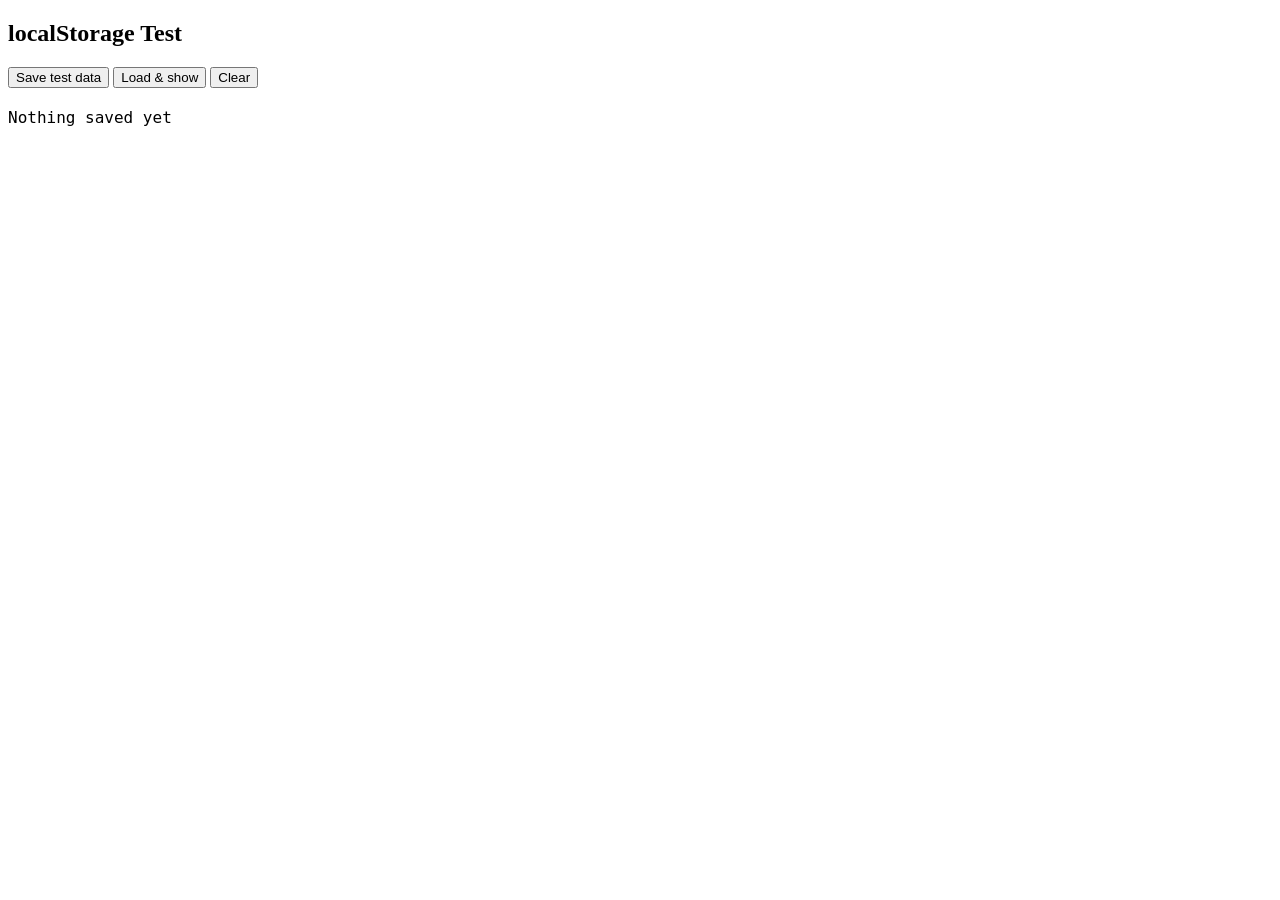
<file: test.html>
<!DOCTYPE html>
<html>
<head><title>Storage Test</title></head>
<body>
<h2>localStorage Test</h2>
<button onclick="save()">Save test data</button>
<button onclick="load()">Load & show</button>
<button onclick="clear2()">Clear</button>
<p id="out" style="margin-top:20px;font-family:monospace;font-size:16px;"></p>
<script>
function save(){
  try{
    localStorage.setItem('test_wcib','hello_'+Date.now());
    document.getElementById('out').textContent='Saved: '+localStorage.getItem('test_wcib');
  }catch(e){
    document.getElementById('out').textContent='SAVE FAILED: '+e.message;
  }
}
function load(){
  const val=localStorage.getItem('test_wcib');
  document.getElementById('out').textContent=val?'Found: '+val:'Nothing saved yet';
}
function clear2(){
  localStorage.removeItem('test_wcib');
  document.getElementById('out').textContent='Cleared';
}
window.onload=function(){ load(); }
</script>
</body>
</html>
</file>
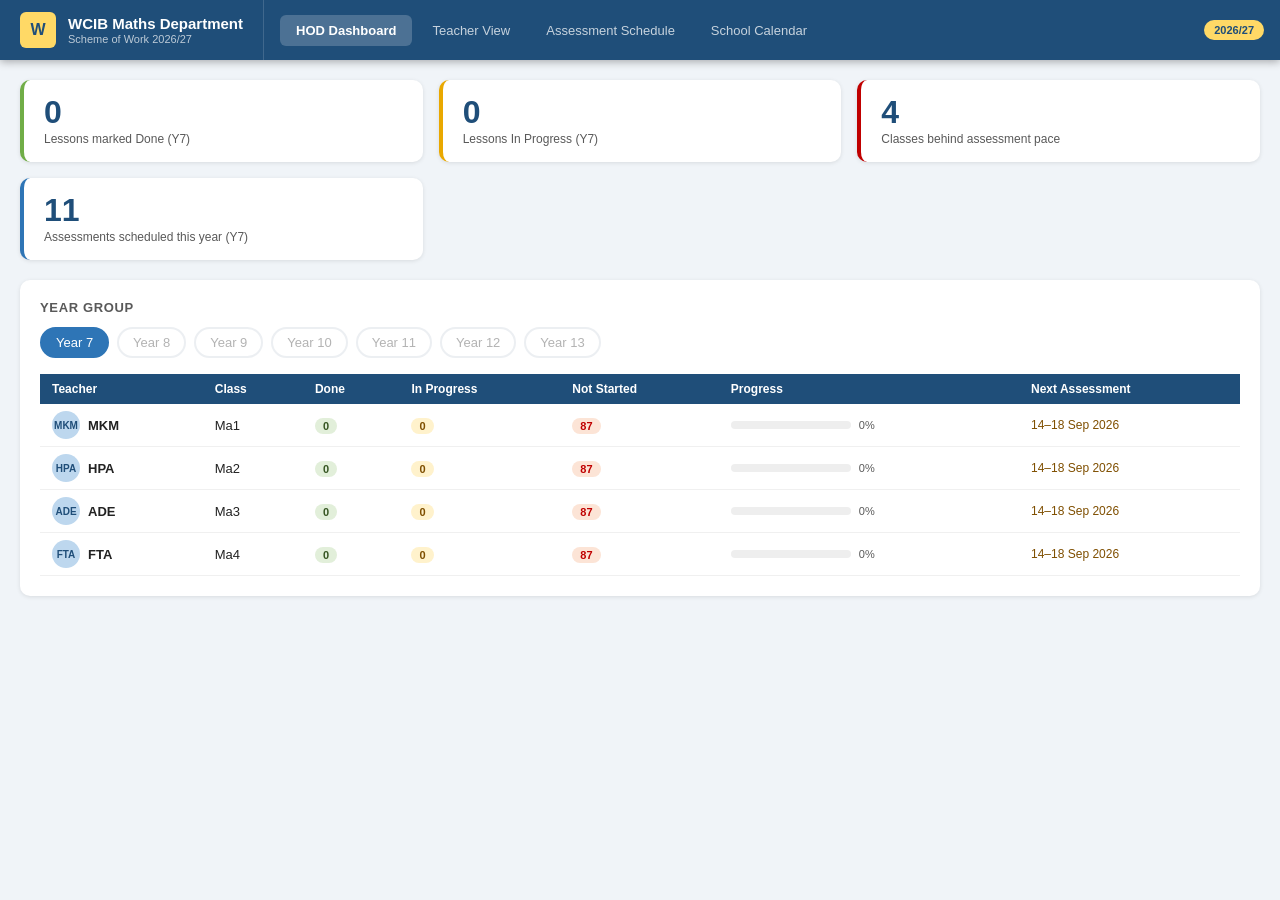
<file: WCIB_Maths_SoW_App.html>
<!DOCTYPE html>
<html lang="en">
<head>
<meta charset="UTF-8">
<meta name="viewport" content="width=device-width, initial-scale=1.0">
<title>WCIB Maths Department — Scheme of Work</title>
<style>
  :root {
    --navy: #1F4E79; --blue: #2E75B6; --light-blue: #BDD7EE;
    --green: #70AD47; --light-green: #E2EFDA; --dark-green: #375623;
    --amber: #FFD966; --dark-amber: #7F4F00; --light-amber: #FFF2CC;
    --coral: #FCE4D6; --red: #C00000;
    --gray: #F2F2F2; --mid-gray: #D6DCE4; --dark-gray: #595959;
    --white: #ffffff;
    --font: 'Segoe UI', Arial, sans-serif;
  }
  * { box-sizing: border-box; margin: 0; padding: 0; }
  body { font-family: var(--font); background: #f0f4f8; color: #222; font-size: 14px; }

  /* ── Header ── */
  header {
    background: var(--navy); color: white; padding: 0;
    display: flex; align-items: stretch; position: sticky; top: 0; z-index: 100;
    box-shadow: 0 2px 8px rgba(0,0,0,0.3);
  }
  .header-brand { padding: 12px 20px; display: flex; align-items: center; gap: 12px; border-right: 1px solid rgba(255,255,255,0.15); }
  .header-brand .logo { width: 36px; height: 36px; background: var(--amber); border-radius: 6px;
    display: flex; align-items: center; justify-content: center; font-weight: 900; font-size: 16px; color: var(--navy); }
  .header-brand h1 { font-size: 15px; font-weight: 600; line-height: 1.2; }
  .header-brand p { font-size: 11px; opacity: 0.7; }
  .header-nav { display: flex; align-items: center; gap: 4px; padding: 0 16px; flex: 1; }
  .nav-btn { padding: 8px 16px; border: none; background: transparent; color: rgba(255,255,255,0.75);
    cursor: pointer; font-size: 13px; font-family: var(--font); border-radius: 6px; transition: all 0.15s; }
  .nav-btn:hover { background: rgba(255,255,255,0.1); color: white; }
  .nav-btn.active { background: rgba(255,255,255,0.2); color: white; font-weight: 600; }
  .header-right { padding: 0 16px; display: flex; align-items: center; gap: 8px; }
  .school-badge { background: var(--amber); color: var(--navy); font-size: 11px; font-weight: 700;
    padding: 4px 10px; border-radius: 12px; }

  /* ── Views ── */
  .view { display: none; padding: 20px; max-width: 1400px; margin: 0 auto; }
  .view.active { display: block; }

  /* ── Cards ── */
  .card { background: white; border-radius: 10px; box-shadow: 0 1px 4px rgba(0,0,0,0.1);
    padding: 20px; margin-bottom: 16px; }
  .card-title { font-size: 13px; font-weight: 600; color: var(--dark-gray); text-transform: uppercase;
    letter-spacing: 0.05em; margin-bottom: 12px; }

  /* ── HOD Dashboard ── */
  .hod-grid { display: grid; grid-template-columns: repeat(auto-fit, minmax(300px, 1fr)); gap: 16px; margin-bottom: 20px; }
  .stat-card { background: white; border-radius: 10px; padding: 16px 20px;
    box-shadow: 0 1px 4px rgba(0,0,0,0.1); border-left: 4px solid var(--blue); }
  .stat-card.green { border-color: var(--green); }
  .stat-card.amber { border-color: #E9A800; }
  .stat-card.red { border-color: var(--red); }
  .stat-num { font-size: 32px; font-weight: 700; color: var(--navy); line-height: 1; }
  .stat-label { font-size: 12px; color: var(--dark-gray); margin-top: 4px; }

  /* Year group tabs */
  .yg-tabs { display: flex; gap: 8px; flex-wrap: wrap; margin-bottom: 16px; }
  .yg-tab { padding: 6px 14px; border: 2px solid var(--mid-gray); background: white;
    border-radius: 20px; cursor: pointer; font-size: 13px; font-weight: 500;
    transition: all 0.15s; color: var(--dark-gray); }
  .yg-tab:hover { border-color: var(--blue); color: var(--blue); }
  .yg-tab.active { background: var(--blue); border-color: var(--blue); color: white; }
  .yg-tab.coming-soon { opacity: 0.45; cursor: default; }

  /* Progress table */
  .progress-table { width: 100%; border-collapse: collapse; }
  .progress-table th { background: var(--navy); color: white; padding: 8px 12px;
    text-align: left; font-size: 12px; font-weight: 600; }
  .progress-table td { padding: 7px 12px; border-bottom: 1px solid #f0f0f0; font-size: 13px; vertical-align: middle; }
  .progress-table tr:hover td { background: #f8faff; }
  .progress-bar-wrap { background: #eee; border-radius: 4px; height: 8px; width: 120px; overflow: hidden; }
  .progress-bar { height: 100%; background: var(--green); border-radius: 4px; transition: width 0.3s; }
  .progress-bar.amber { background: #E9A800; }
  .progress-bar.red { background: var(--red); }
  .teacher-col { display: flex; align-items: center; gap: 8px; }
  .teacher-avatar { width: 28px; height: 28px; border-radius: 50%; background: var(--light-blue);
    color: var(--navy); font-size: 10px; font-weight: 700; display: flex; align-items: center; justify-content: center; }
  .status-pill { padding: 2px 8px; border-radius: 10px; font-size: 11px; font-weight: 600; }
  .pill-done { background: var(--light-green); color: var(--dark-green); }
  .pill-progress { background: var(--light-amber); color: var(--dark-amber); }
  .pill-not { background: var(--coral); color: var(--red); }
  .pill-na { background: var(--mid-gray); color: var(--dark-gray); }

  /* Assessment banner */
  .assess-banner { background: var(--light-amber); border: 1px solid var(--amber);
    border-radius: 8px; padding: 12px 16px; margin-bottom: 12px; display: flex;
    align-items: center; gap: 12px; }
  .assess-banner .icon { font-size: 20px; }
  .assess-banner strong { color: var(--dark-amber); }

  /* ── Teacher View ── */
  .teacher-controls { display: flex; gap: 12px; align-items: center; flex-wrap: wrap; margin-bottom: 20px; }
  .ctrl-group { display: flex; flex-direction: column; gap: 4px; }
  .ctrl-group label { font-size: 11px; font-weight: 600; color: var(--dark-gray); text-transform: uppercase; }
  .ctrl-group select { padding: 8px 12px; border: 1.5px solid #ddd; border-radius: 6px;
    font-size: 13px; font-family: var(--font); background: white; cursor: pointer; min-width: 140px; }
  .ctrl-group select:focus { outline: none; border-color: var(--blue); }

  /* Term section */
  .term-section { margin-bottom: 24px; }
  .term-header { background: var(--navy); color: white; padding: 10px 16px;
    border-radius: 8px 8px 0 0; font-weight: 600; font-size: 14px;
    display: flex; align-items: center; justify-content: space-between; }
  .term-progress { font-size: 12px; opacity: 0.8; }

  /* Week block */
  .week-block { border: 1px solid #e8e8e8; border-top: none; background: white; }
  .week-header { padding: 8px 16px; background: #f8faff; border-bottom: 1px solid #e8e8e8;
    display: flex; align-items: center; gap: 12px; }
  .week-label { font-size: 11px; font-weight: 700; color: var(--blue); text-transform: uppercase;
    min-width: 60px; }
  .week-dates { font-size: 11px; color: var(--dark-gray); }
  .week-alert { font-size: 11px; color: var(--red); font-weight: 600; margin-left: auto; }

  /* Lesson row */
  .lesson-row { display: grid; grid-template-columns: 32px 1fr auto auto; align-items: center;
    gap: 12px; padding: 8px 16px; border-bottom: 1px solid #f5f5f5; transition: background 0.1s; }
  .lesson-row:last-child { border-bottom: none; }
  .lesson-row:hover { background: #fafcff; }
  .lesson-row.assessment { background: var(--light-amber); }
  .lesson-row.cse { background: var(--light-green); }
  .lesson-row.flex-row { background: var(--gray); }
  .lesson-num { font-size: 11px; font-weight: 700; color: var(--dark-gray); text-align: center; }
  .lesson-name { font-size: 13px; }
  .lesson-unit { font-size: 11px; color: var(--dark-gray); }
  .lesson-name.assessment-name { font-weight: 700; color: var(--dark-amber); }
  .lesson-type-badge { font-size: 10px; font-weight: 700; padding: 2px 6px; border-radius: 4px;
    white-space: nowrap; }
  .badge-core { background: #EBF3FB; color: var(--blue); }
  .badge-cse { background: var(--light-green); color: var(--dark-green); }
  .badge-assessment { background: var(--amber); color: var(--dark-amber); }
  .badge-flex { background: var(--mid-gray); color: var(--dark-gray); }

  .status-select { padding: 4px 8px; border: 1.5px solid #ddd; border-radius: 5px;
    font-size: 12px; font-family: var(--font); background: white; cursor: pointer;
    min-width: 120px; transition: border-color 0.15s; }
  .status-select:focus { outline: none; border-color: var(--blue); }
  .status-select.done { background: var(--light-green); border-color: #70AD47; color: var(--dark-green); }
  .status-select.in-progress { background: var(--light-amber); border-color: #E9A800; color: var(--dark-amber); }
  .status-select.not-started { background: var(--coral); border-color: #E09080; color: var(--red); }
  .status-select.na { background: var(--mid-gray); border-color: #aaa; color: var(--dark-gray); }

  /* ── Assessment Schedule ── */
  .assess-grid { display: grid; grid-template-columns: repeat(auto-fit, minmax(280px, 1fr)); gap: 12px; }
  .assess-card { border-radius: 8px; padding: 14px 16px; border-left: 5px solid var(--amber); background: white;
    box-shadow: 0 1px 4px rgba(0,0,0,0.08); }
  .assess-card.interim { border-color: var(--red); }
  .assess-card.eoy { border-color: var(--navy); }
  .assess-card-term { font-size: 10px; font-weight: 700; text-transform: uppercase;
    color: var(--dark-gray); margin-bottom: 6px; }
  .assess-card-name { font-size: 14px; font-weight: 600; color: var(--navy); margin-bottom: 4px; }
  .assess-card-date { font-size: 12px; color: var(--dark-gray); }
  .assess-card-note { font-size: 11px; color: var(--red); font-weight: 600; margin-top: 4px; }

  /* ── Calendar alerts ── */
  .calendar-alert { background: #FFF5F5; border: 1px solid #FFC7C7; border-radius: 8px;
    padding: 12px 16px; margin-bottom: 12px; }
  .calendar-alert h4 { color: var(--red); font-size: 13px; margin-bottom: 6px; }
  .calendar-alert p { font-size: 12px; color: #555; line-height: 1.5; }

  /* ── Coming soon ── */
  .coming-soon-card { background: white; border-radius: 10px; padding: 40px;
    text-align: center; color: var(--dark-gray); box-shadow: 0 1px 4px rgba(0,0,0,0.08); }
  .coming-soon-card h3 { font-size: 18px; margin-bottom: 8px; color: var(--navy); }
  .coming-soon-card p { font-size: 13px; max-width: 400px; margin: 0 auto; }

  /* ── Scrollable table ── */
  .table-scroll { overflow-x: auto; }

  /* ── Utilities ── */
  .flex { display: flex; }
  .gap-8 { gap: 8px; }
  .mt-8 { margin-top: 8px; }
  .bold { font-weight: 600; }
  .text-sm { font-size: 12px; }
  .text-muted { color: var(--dark-gray); }

  @media (max-width: 600px) {
    .header-nav { display: none; }
    .lesson-row { grid-template-columns: 24px 1fr; }
    .lesson-row .status-select, .lesson-row .lesson-type-badge { display: none; }
  }
</style>
</head>
<body>

<header>
  <div class="header-brand">
    <div class="logo">W</div>
    <div>
      <h1>WCIB Maths Department</h1>
      <p>Scheme of Work 2026/27</p>
    </div>
  </div>
  <nav class="header-nav">
    <button class="nav-btn active" onclick="showView('hod')">HOD Dashboard</button>
    <button class="nav-btn" onclick="showView('teacher')">Teacher View</button>
    <button class="nav-btn" onclick="showView('assessments')">Assessment Schedule</button>
    <button class="nav-btn" onclick="showView('calendar')">School Calendar</button>
  </nav>
  <div class="header-right">
    <span class="school-badge">2026/27</span>
  </div>
</header>

<!-- ══════════════════════════════════════════════════════ HOD DASHBOARD -->
<div id="view-hod" class="view active">
  <div class="hod-grid">
    <div class="stat-card green">
      <div class="stat-num" id="stat-done">—</div>
      <div class="stat-label">Lessons marked Done (Y7)</div>
    </div>
    <div class="stat-card amber">
      <div class="stat-num" id="stat-progress">—</div>
      <div class="stat-label">Lessons In Progress (Y7)</div>
    </div>
    <div class="stat-card red">
      <div class="stat-num" id="stat-behind">—</div>
      <div class="stat-label">Classes behind assessment pace</div>
    </div>
    <div class="stat-card">
      <div class="stat-num">11</div>
      <div class="stat-label">Assessments scheduled this year (Y7)</div>
    </div>
  </div>

  <div class="card">
    <div class="card-title">Year Group</div>
    <div class="yg-tabs">
      <button class="yg-tab active" onclick="selectYG(this,'7')">Year 7</button>
      <button class="yg-tab coming-soon" title="Upload Y8 SoW to activate">Year 8</button>
      <button class="yg-tab coming-soon" title="Upload Y9 SoW to activate">Year 9</button>
      <button class="yg-tab coming-soon" title="Upload Y10 SoW to activate">Year 10</button>
      <button class="yg-tab coming-soon" title="Upload Y11 SoW to activate">Year 11</button>
      <button class="yg-tab coming-soon" title="Upload Y12 SoW to activate">Year 12</button>
      <button class="yg-tab coming-soon" title="Upload Y13 SoW to activate">Year 13</button>
    </div>
    <div id="hod-content"></div>
  </div>
</div>

<!-- ══════════════════════════════════════════════════════ TEACHER VIEW -->
<div id="view-teacher" class="view">
  <div class="teacher-controls">
    <div class="ctrl-group">
      <label>Year Group</label>
      <select id="sel-yg" onchange="renderTeacherView()">
        <option value="7">Year 7</option>
        <option disabled>Year 8 (coming soon)</option>
        <option disabled>Year 9 (coming soon)</option>
        <option disabled>Year 10 (coming soon)</option>
        <option disabled>Year 11 (coming soon)</option>
        <option disabled>Year 12 (coming soon)</option>
        <option disabled>Year 13 (coming soon)</option>
      </select>
    </div>
    <div class="ctrl-group">
      <label>Class Set</label>
      <select id="sel-set" onchange="renderTeacherView()">
        <option value="Ma1">Ma1 — MKM</option>
        <option value="Ma2">Ma2 — HPA</option>
        <option value="Ma3">Ma3 — ADE</option>
        <option value="Ma4">Ma4 — FTA</option>
      </select>
    </div>
    <div class="ctrl-group">
      <label>Term</label>
      <select id="sel-term" onchange="renderTeacherView()">
        <option value="all">All Terms</option>
        <option value="Michaelmas">Michaelmas</option>
        <option value="Lent">Lent</option>
        <option value="Summer">Summer</option>
      </select>
    </div>
    <div style="margin-top:18px;">
      <button onclick="resetProgress()" style="padding:8px 14px;border:1.5px solid #ddd;
        background:white;border-radius:6px;cursor:pointer;font-size:12px;color:var(--dark-gray);">
        Reset My Progress
      </button>
    </div>
  </div>
  <div id="teacher-content"></div>
</div>

<!-- ══════════════════════════════════════════════════════ ASSESSMENTS -->
<div id="view-assessments" class="view">
  <div class="card">
    <div class="card-title">Year 7 — Assessment Schedule 2026/27</div>
    <div class="assess-banner">
      <span class="icon">📋</span>
      <div>
        <strong>Fixed dates — same for all sets.</strong>
        All four classes sit assessments on the same week regardless of pace.
        If a class hasn't finished all lessons, the teacher makes a professional judgement on coverage.
      </div>
    </div>
    <div class="assess-grid" id="assess-grid"></div>
  </div>
</div>

<!-- ══════════════════════════════════════════════════════ CALENDAR -->
<div id="view-calendar" class="view">
  <div class="card">
    <div class="card-title">WCIB Academic Calendar 2026/27 — Key Dates for Maths</div>
    <div id="calendar-content"></div>
  </div>
</div>

<script>
// ══════════════════════════════════════════════════════════════════
// DATA
// ══════════════════════════════════════════════════════════════════

const TEACHERS = { Ma1:'MKM', Ma2:'HPA', Ma3:'ADE', Ma4:'FTA' };
const SETS = ['Ma1','Ma2','Ma3','Ma4'];

// School calendar key dates
const CALENDAR_EVENTS = [
  { type:'break', label:'Michaelmas Half Term', dates:'19–23 Oct 2026', term:'Michaelmas' },
  { type:'holiday', label:'National Holiday', dates:'Tue 13 Oct 2026', term:'Michaelmas', note:'Reduced lessons M8B' },
  { type:'holiday', label:'National Holidays', dates:'Mon 7 Dec + Thu 10 Dec 2026', term:'Michaelmas', note:'Reduced to ~2 lessons M15A' },
  { type:'partial', label:'Term ends (12pm)', dates:'Wed 16 Dec 2026', term:'Michaelmas', note:'M16B partial week' },
  { type:'inset', label:'INSET Day', dates:'Wed 6 Jan 2027', term:'Lent', note:'Teaching starts Thu 7 Jan' },
  { type:'break', label:'Lent Half Term', dates:'15–19 Feb 2027', term:'Lent' },
  { type:'adventure', label:'⚠️ Adventure Week (Y7–9)', dates:'22–26 Feb 2027', term:'Lent', note:'Full week lost — no Y7 teaching' },
  { type:'holiday', label:'National Holidays', dates:'Thu 3 Jun + Fri 4 Jun 2027', term:'Summer', note:'Reduced lessons S7A' },
  { type:'exams', label:'⚠️ Y7–9 Summer Exams', dates:'31 May–4 Jun 2027', term:'Summer', note:'No curriculum teaching S7A' },
  { type:'partial', label:'Term ends (12pm)', dates:'Wed 30 Jun 2027', term:'Summer', note:'S11A partial week' },
];

// Y7 SoW — complete lesson data
const Y7_SOW = [
  // MICHAELMAS
  // M1A — partial, baseline only
  {week:'M1A',dates:'26–28 Aug',cycle:'A',unit:0,unitName:'Baseline',lessonNo:'',lessonName:'Baseline Assessment',type:'flex',term:'Michaelmas',alert:'Partial week (3 days) — Welcome Day Wed 26 Aug'},

  // M2B
  {week:'M2B',dates:'31 Aug–4 Sep',cycle:'B',unit:1,unitName:'Analysing & Displaying Data',lessonNo:'1.1',lessonName:'Averages and range',type:'core',term:'Michaelmas'},
  {week:'M2B',dates:'31 Aug–4 Sep',cycle:'B',unit:1,unitName:'Analysing & Displaying Data',lessonNo:'1.2',lessonName:'More averages and range',type:'core',term:'Michaelmas'},
  {week:'M2B',dates:'31 Aug–4 Sep',cycle:'B',unit:1,unitName:'Analysing & Displaying Data',lessonNo:'1.3',lessonName:'Two-way tables and bar charts',type:'core',term:'Michaelmas'},

  // M3A
  {week:'M3A',dates:'7–11 Sep',cycle:'A',unit:1,unitName:'Analysing & Displaying Data',lessonNo:'1.4',lessonName:'More graphs and tables 1',type:'core',term:'Michaelmas'},
  {week:'M3A',dates:'7–11 Sep',cycle:'A',unit:1,unitName:'Analysing & Displaying Data',lessonNo:'1.5',lessonName:'More graphs and tables 2',type:'core',term:'Michaelmas'},
  {week:'M3A',dates:'7–11 Sep',cycle:'A',unit:1,unitName:'Analysing & Displaying Data',lessonNo:'CSE',lessonName:'Check up, Strengthen & Extend',type:'cse',term:'Michaelmas'},

  // M4B — assessment
  {week:'M4B',dates:'14–18 Sep',cycle:'B',unit:1,unitName:'Analysing & Displaying Data',lessonNo:'CSE2',lessonName:'Check up, Strengthen & Extend (cont.)',type:'cse',term:'Michaelmas'},
  {week:'M4B',dates:'14–18 Sep',cycle:'B',unit:1,unitName:'Analysing & Displaying Data',lessonNo:'★',lessonName:'Unit 1 Assessment',type:'assessment',term:'Michaelmas',assessDate:'14–18 Sep 2026'},

  // M5A
  {week:'M5A',dates:'21–25 Sep',cycle:'A',unit:2,unitName:'Number',lessonNo:'2.1',lessonName:'Rules of divisibility',type:'core',term:'Michaelmas'},
  {week:'M5A',dates:'21–25 Sep',cycle:'A',unit:2,unitName:'Number',lessonNo:'2.2',lessonName:'Factors, multiples and primes',type:'core',term:'Michaelmas'},
  {week:'M5A',dates:'21–25 Sep',cycle:'A',unit:2,unitName:'Number',lessonNo:'2.3',lessonName:'Positive and negative numbers',type:'core',term:'Michaelmas'},

  // M6B
  {week:'M6B',dates:'28 Sep–2 Oct',cycle:'B',unit:2,unitName:'Number',lessonNo:'2.4',lessonName:'Squares and square roots',type:'core',term:'Michaelmas'},
  {week:'M6B',dates:'28 Sep–2 Oct',cycle:'B',unit:2,unitName:'Number',lessonNo:'2.5',lessonName:'More powers and roots',type:'core',term:'Michaelmas'},
  {week:'M6B',dates:'28 Sep–2 Oct',cycle:'B',unit:2,unitName:'Number',lessonNo:'2.6',lessonName:'Calculations',type:'core',term:'Michaelmas'},

  // M7A — last week before half term
  {week:'M7A',dates:'5–9 Oct',cycle:'A',unit:2,unitName:'Number',lessonNo:'CSE',lessonName:'Check up, Strengthen & Extend',type:'cse',term:'Michaelmas',alert:'Last week before half term'},
  {week:'M7A',dates:'5–9 Oct',cycle:'A',unit:2,unitName:'Number',lessonNo:'CSE2',lessonName:'Check up, Strengthen & Extend (cont.)',type:'cse',term:'Michaelmas'},
  {week:'M7A',dates:'5–9 Oct',cycle:'A',unit:2,unitName:'Number',lessonNo:'★',lessonName:'Unit 2 Assessment',type:'assessment',term:'Michaelmas',assessDate:'5–9 Oct 2026'},

  // M8B — national holiday Tue 13 Oct
  {week:'M8B',dates:'12–16 Oct',cycle:'B',unit:3,unitName:'Equations, Functions & Formulae',lessonNo:'3.1',lessonName:'Simplifying algebraic expressions',type:'core',term:'Michaelmas',alert:'⚠️ Tue 13 Oct national holiday — reduced week'},
  {week:'M8B',dates:'12–16 Oct',cycle:'B',unit:3,unitName:'Equations, Functions & Formulae',lessonNo:'3.2',lessonName:'Writing algebraic expressions',type:'core',term:'Michaelmas'},
  {week:'M8B',dates:'12–16 Oct',cycle:'B',unit:3,unitName:'Equations, Functions & Formulae',lessonNo:'3.3',lessonName:'STEM: Using formulae',type:'core',term:'Michaelmas'},

  // HALF TERM 19–23 Oct

  // M9A — after half term
  {week:'M9A',dates:'26–30 Oct',cycle:'A',unit:3,unitName:'Equations, Functions & Formulae',lessonNo:'3.4',lessonName:'Writing formulae',type:'core',term:'Michaelmas',alert:'After half term'},
  {week:'M9A',dates:'26–30 Oct',cycle:'A',unit:3,unitName:'Equations, Functions & Formulae',lessonNo:'3.5',lessonName:'Brackets and formulae',type:'core',term:'Michaelmas'},
  {week:'M9A',dates:'26–30 Oct',cycle:'A',unit:3,unitName:'Equations, Functions & Formulae',lessonNo:'CSE',lessonName:'Check up, Strengthen & Extend',type:'cse',term:'Michaelmas'},

  // M10B
  {week:'M10B',dates:'2–6 Nov',cycle:'B',unit:3,unitName:'Equations, Functions & Formulae',lessonNo:'CSE2',lessonName:'Check up, Strengthen & Extend (cont.)',type:'cse',term:'Michaelmas'},
  {week:'M10B',dates:'2–6 Nov',cycle:'B',unit:3,unitName:'Equations, Functions & Formulae',lessonNo:'★',lessonName:'Unit 3 Assessment',type:'assessment',term:'Michaelmas',assessDate:'2–6 Nov 2026'},
  {week:'M10B',dates:'2–6 Nov',cycle:'B',unit:4,unitName:'Fractions',lessonNo:'4.1',lessonName:'Working with fractions',type:'core',term:'Michaelmas'},

  // M11A
  {week:'M11A',dates:'9–13 Nov',cycle:'A',unit:4,unitName:'Fractions',lessonNo:'4.2',lessonName:'Adding and subtracting fractions',type:'core',term:'Michaelmas'},
  {week:'M11A',dates:'9–13 Nov',cycle:'A',unit:4,unitName:'Fractions',lessonNo:'4.3',lessonName:'Fractions, decimals and percentages',type:'core',term:'Michaelmas'},
  {week:'M11A',dates:'9–13 Nov',cycle:'A',unit:4,unitName:'Fractions',lessonNo:'4.4',lessonName:'Multiplying by a fraction',type:'core',term:'Michaelmas'},

  // M12B
  {week:'M12B',dates:'16–20 Nov',cycle:'B',unit:4,unitName:'Fractions',lessonNo:'4.5',lessonName:'Working with mixed numbers',type:'core',term:'Michaelmas'},
  {week:'M12B',dates:'16–20 Nov',cycle:'B',unit:4,unitName:'Fractions',lessonNo:'CSE',lessonName:'Check up, Strengthen & Extend',type:'cse',term:'Michaelmas'},
  {week:'M12B',dates:'16–20 Nov',cycle:'B',unit:4,unitName:'Fractions',lessonNo:'CSE2',lessonName:'Check up, Strengthen & Extend (cont.)',type:'cse',term:'Michaelmas'},

  // M13A — interim data drop
  {week:'M13A',dates:'23–27 Nov',cycle:'A',unit:4,unitName:'Fractions',lessonNo:'★',lessonName:'Unit 4 Assessment — INTERIM DATA DROP (Units 1–4)',type:'assessment',term:'Michaelmas',assessDate:'23–27 Nov 2026',interim:true},
  {week:'M13A',dates:'23–27 Nov',cycle:'A',unit:0,unitName:'Flex',lessonNo:'',lessonName:'Enrichment / Problem Solving',type:'flex',term:'Michaelmas'},
  {week:'M13A',dates:'23–27 Nov',cycle:'A',unit:0,unitName:'Flex',lessonNo:'',lessonName:'Enrichment / Problem Solving',type:'flex',term:'Michaelmas'},

  // M14B, M15A, M16B — flex buffer
  {week:'M14B',dates:'30 Nov–4 Dec',cycle:'B',unit:0,unitName:'Flex',lessonNo:'',lessonName:'Enrichment / Problem Solving',type:'flex',term:'Michaelmas'},
  {week:'M14B',dates:'30 Nov–4 Dec',cycle:'B',unit:0,unitName:'Flex',lessonNo:'',lessonName:'Enrichment / Problem Solving',type:'flex',term:'Michaelmas'},
  {week:'M14B',dates:'30 Nov–4 Dec',cycle:'B',unit:0,unitName:'Flex',lessonNo:'',lessonName:'Enrichment / Problem Solving',type:'flex',term:'Michaelmas'},
  {week:'M15A',dates:'7–11 Dec',cycle:'A',unit:0,unitName:'Flex',lessonNo:'',lessonName:'Enrichment / Problem Solving',type:'flex',term:'Michaelmas',alert:'⚠️ Mon 7 + Thu 10 Dec national holidays'},
  {week:'M15A',dates:'7–11 Dec',cycle:'A',unit:0,unitName:'Flex',lessonNo:'',lessonName:'Enrichment / Problem Solving',type:'flex',term:'Michaelmas'},
  {week:'M16B',dates:'14–16 Dec',cycle:'B',unit:0,unitName:'Flex',lessonNo:'',lessonName:'Enrichment / Problem Solving',type:'flex',term:'Michaelmas',alert:'Partial week — term ends Wed 16 Dec'},

  // LENT
  // L1A — partial, INSET Wed
  {week:'L1A',dates:'4–8 Jan',cycle:'A',unit:5,unitName:'Angles & Shapes',lessonNo:'5.1',lessonName:'Working with angles',type:'core',term:'Lent',alert:'⚠️ INSET Wed 6 Jan — teaching starts Thu 7 Jan (~2 days)'},
  {week:'L1A',dates:'4–8 Jan',cycle:'A',unit:5,unitName:'Angles & Shapes',lessonNo:'5.2',lessonName:'Triangles',type:'core',term:'Lent'},

  // L2B
  {week:'L2B',dates:'11–15 Jan',cycle:'B',unit:5,unitName:'Angles & Shapes',lessonNo:'5.3',lessonName:'Quadrilaterals',type:'core',term:'Lent'},
  {week:'L2B',dates:'11–15 Jan',cycle:'B',unit:5,unitName:'Angles & Shapes',lessonNo:'5.4',lessonName:'Construction',type:'core',term:'Lent'},
  {week:'L2B',dates:'11–15 Jan',cycle:'B',unit:5,unitName:'Angles & Shapes',lessonNo:'CSE',lessonName:'Check up, Strengthen & Extend',type:'cse',term:'Lent'},

  // L3A — unit 5 ends
  {week:'L3A',dates:'18–22 Jan',cycle:'A',unit:5,unitName:'Angles & Shapes',lessonNo:'CSE2',lessonName:'Check up, Strengthen & Extend (cont.)',type:'cse',term:'Lent'},
  {week:'L3A',dates:'18–22 Jan',cycle:'A',unit:5,unitName:'Angles & Shapes',lessonNo:'★',lessonName:'Unit 5 Assessment',type:'assessment',term:'Lent',assessDate:'18–22 Jan 2027'},
  {week:'L3A',dates:'18–22 Jan',cycle:'A',unit:6,unitName:'Decimals & Percentages',lessonNo:'6.1',lessonName:'Place value and rounding',type:'core',term:'Lent'},

  // L4B
  {week:'L4B',dates:'25–29 Jan',cycle:'B',unit:6,unitName:'Decimals & Percentages',lessonNo:'6.2',lessonName:'Ordering decimals',type:'core',term:'Lent'},
  {week:'L4B',dates:'25–29 Jan',cycle:'B',unit:6,unitName:'Decimals & Percentages',lessonNo:'6.3',lessonName:'Adding and subtracting decimals',type:'core',term:'Lent'},
  {week:'L4B',dates:'25–29 Jan',cycle:'B',unit:6,unitName:'Decimals & Percentages',lessonNo:'6.4',lessonName:'Multiplying decimals',type:'core',term:'Lent'},

  // L5A
  {week:'L5A',dates:'1–5 Feb',cycle:'A',unit:6,unitName:'Decimals & Percentages',lessonNo:'6.5',lessonName:'Dividing decimals',type:'core',term:'Lent'},
  {week:'L5A',dates:'1–5 Feb',cycle:'A',unit:6,unitName:'Decimals & Percentages',lessonNo:'6.6',lessonName:'Decimals, fractions and percentages',type:'core',term:'Lent'},
  {week:'L5A',dates:'1–5 Feb',cycle:'A',unit:6,unitName:'Decimals & Percentages',lessonNo:'6.7',lessonName:'Calculating percentages',type:'core',term:'Lent'},

  // L6B — last week before half term
  {week:'L6B',dates:'8–12 Feb',cycle:'B',unit:6,unitName:'Decimals & Percentages',lessonNo:'CSE',lessonName:'Check up, Strengthen & Extend',type:'cse',term:'Lent',alert:'Last week before half term'},
  {week:'L6B',dates:'8–12 Feb',cycle:'B',unit:6,unitName:'Decimals & Percentages',lessonNo:'CSE2',lessonName:'Check up, Strengthen & Extend (cont.)',type:'cse',term:'Lent'},
  {week:'L6B',dates:'8–12 Feb',cycle:'B',unit:6,unitName:'Decimals & Percentages',lessonNo:'★',lessonName:'Unit 6 Assessment',type:'assessment',term:'Lent',assessDate:'8–12 Feb 2027'},

  // HALF TERM 15–19 Feb

  // L7A — ADVENTURE WEEK — NO TEACHING Y7
  {week:'L7A',dates:'22–26 Feb',cycle:'A',unit:0,unitName:'Adventure Week',lessonNo:'',lessonName:'Adventure Week — No Y7 teaching this week',type:'flex',term:'Lent',alert:'⚠️ ADVENTURE WEEK (Y7–9) — Full week lost'},

  // L8B — Unit 7 starts
  {week:'L8B',dates:'1–5 Mar',cycle:'B',unit:7,unitName:'Ratio & Proportion',lessonNo:'7.1',lessonName:'Writing ratios',type:'core',term:'Lent',alert:'After Adventure Week'},
  {week:'L8B',dates:'1–5 Mar',cycle:'B',unit:7,unitName:'Ratio & Proportion',lessonNo:'7.2',lessonName:'Sharing in a given ratio',type:'core',term:'Lent'},
  {week:'L8B',dates:'1–5 Mar',cycle:'B',unit:7,unitName:'Ratio & Proportion',lessonNo:'7.3',lessonName:'Proportion',type:'core',term:'Lent'},

  // L9A
  {week:'L9A',dates:'8–12 Mar',cycle:'A',unit:7,unitName:'Ratio & Proportion',lessonNo:'7.4',lessonName:'Proportional reasoning',type:'core',term:'Lent'},
  {week:'L9A',dates:'8–12 Mar',cycle:'A',unit:7,unitName:'Ratio & Proportion',lessonNo:'7.5',lessonName:'Using the unitary method',type:'core',term:'Lent'},
  {week:'L9A',dates:'8–12 Mar',cycle:'A',unit:7,unitName:'Ratio & Proportion',lessonNo:'CSE',lessonName:'Check up, Strengthen & Extend',type:'cse',term:'Lent'},

  // L10B — Unit 7 ends + interim, Unit 8 begins
  {week:'L10B',dates:'15–19 Mar',cycle:'B',unit:7,unitName:'Ratio & Proportion',lessonNo:'CSE2',lessonName:'Check up, Strengthen & Extend (cont.)',type:'cse',term:'Lent'},
  {week:'L10B',dates:'15–19 Mar',cycle:'B',unit:7,unitName:'Ratio & Proportion',lessonNo:'★',lessonName:'Unit 7 Assessment — INTERIM DATA DROP (Units 5–7)',type:'assessment',term:'Lent',assessDate:'15–19 Mar 2027',interim:true},
  {week:'L10B',dates:'15–19 Mar',cycle:'B',unit:8,unitName:'Measures & Shapes',lessonNo:'8.1',lessonName:'STEM: Metric measures',type:'core',term:'Lent'},

  // L11A
  {week:'L11A',dates:'22–26 Mar',cycle:'A',unit:8,unitName:'Measures & Shapes',lessonNo:'8.2',lessonName:'Perimeter',type:'core',term:'Lent'},
  {week:'L11A',dates:'22–26 Mar',cycle:'A',unit:8,unitName:'Measures & Shapes',lessonNo:'8.3',lessonName:'Area',type:'core',term:'Lent'},
  {week:'L11A',dates:'22–26 Mar',cycle:'A',unit:8,unitName:'Measures & Shapes',lessonNo:'8.4',lessonName:'3D solids',type:'core',term:'Lent'},

  // L12B — last week of Lent
  {week:'L12B',dates:'29 Mar–2 Apr',cycle:'B',unit:8,unitName:'Measures & Shapes',lessonNo:'CSE',lessonName:'Check up, Strengthen & Extend',type:'cse',term:'Lent',alert:'Last week of Lent — ends Fri 2 Apr'},
  {week:'L12B',dates:'29 Mar–2 Apr',cycle:'B',unit:8,unitName:'Measures & Shapes',lessonNo:'CSE2',lessonName:'Check up, Strengthen & Extend (cont.)',type:'cse',term:'Lent'},
  {week:'L12B',dates:'29 Mar–2 Apr',cycle:'B',unit:8,unitName:'Measures & Shapes',lessonNo:'★',lessonName:'Unit 8 Assessment',type:'assessment',term:'Lent',assessDate:'29 Mar–2 Apr 2027'},

  // SUMMER
  // S1A
  {week:'S1A',dates:'19–23 Apr',cycle:'A',unit:9,unitName:'Sequences & Graphs',lessonNo:'9.1',lessonName:'Sequences',type:'core',term:'Summer',alert:'First week of Summer term'},
  {week:'S1A',dates:'19–23 Apr',cycle:'A',unit:9,unitName:'Sequences & Graphs',lessonNo:'9.2',lessonName:'The nth term',type:'core',term:'Summer'},
  {week:'S1A',dates:'19–23 Apr',cycle:'A',unit:9,unitName:'Sequences & Graphs',lessonNo:'9.3',lessonName:'Pattern sequences',type:'core',term:'Summer'},

  // S2B
  {week:'S2B',dates:'26–30 Apr',cycle:'B',unit:9,unitName:'Sequences & Graphs',lessonNo:'9.4',lessonName:'Coordinates and line segments',type:'core',term:'Summer'},
  {week:'S2B',dates:'26–30 Apr',cycle:'B',unit:9,unitName:'Sequences & Graphs',lessonNo:'9.5',lessonName:'Graphs',type:'core',term:'Summer'},
  {week:'S2B',dates:'26–30 Apr',cycle:'B',unit:9,unitName:'Sequences & Graphs',lessonNo:'9.6',lessonName:'Working with graphs',type:'core',term:'Summer'},

  // S3A
  {week:'S3A',dates:'3–7 May',cycle:'A',unit:9,unitName:'Sequences & Graphs',lessonNo:'CSE',lessonName:'Check up, Strengthen & Extend',type:'cse',term:'Summer',alert:'⚠️ Tue 4 May national holiday'},
  {week:'S3A',dates:'3–7 May',cycle:'A',unit:9,unitName:'Sequences & Graphs',lessonNo:'CSE2',lessonName:'Check up, Strengthen & Extend (cont.)',type:'cse',term:'Summer'},
  {week:'S3A',dates:'3–7 May',cycle:'A',unit:9,unitName:'Sequences & Graphs',lessonNo:'★',lessonName:'Unit 9 Assessment',type:'assessment',term:'Summer',assessDate:'3–7 May 2027'},

  // S4B
  {week:'S4B',dates:'10–14 May',cycle:'B',unit:10,unitName:'Transformations',lessonNo:'10.1',lessonName:'Congruency and enlargements',type:'core',term:'Summer'},
  {week:'S4B',dates:'10–14 May',cycle:'B',unit:10,unitName:'Transformations',lessonNo:'10.2',lessonName:'Reflection',type:'core',term:'Summer'},
  {week:'S4B',dates:'10–14 May',cycle:'B',unit:10,unitName:'Transformations',lessonNo:'10.3',lessonName:'Rotation',type:'core',term:'Summer'},

  // S5A
  {week:'S5A',dates:'17–21 May',cycle:'A',unit:10,unitName:'Transformations',lessonNo:'10.4',lessonName:'Translations and combined transformations',type:'core',term:'Summer'},
  {week:'S5A',dates:'17–21 May',cycle:'A',unit:10,unitName:'Transformations',lessonNo:'CSE',lessonName:'Check up, Strengthen & Extend',type:'cse',term:'Summer'},
  {week:'S5A',dates:'17–21 May',cycle:'A',unit:10,unitName:'Transformations',lessonNo:'CSE2',lessonName:'Check up, Strengthen & Extend (cont.)',type:'cse',term:'Summer'},

  // S6B
  {week:'S6B',dates:'24–28 May',cycle:'B',unit:10,unitName:'Transformations',lessonNo:'★',lessonName:'Unit 10 Assessment',type:'assessment',term:'Summer',assessDate:'24–28 May 2027'},
  {week:'S6B',dates:'24–28 May',cycle:'B',unit:11,unitName:'Probability',lessonNo:'11.1',lessonName:'Comparing and calculating probabilities',type:'core',term:'Summer'},
  {week:'S6B',dates:'24–28 May',cycle:'B',unit:11,unitName:'Probability',lessonNo:'11.2',lessonName:'More probability calculations',type:'core',term:'Summer'},

  // S7A — Y7-9 Summer exams + holidays
  {week:'S7A',dates:'31 May–4 Jun',cycle:'A',unit:11,unitName:'Probability',lessonNo:'CSE',lessonName:'Check up, Strengthen & Extend',type:'cse',term:'Summer',alert:'⚠️ Y7–9 Summer Exams Mon–Wed + Thu/Fri national holidays'},
  {week:'S7A',dates:'31 May–4 Jun',cycle:'A',unit:11,unitName:'Probability',lessonNo:'★',lessonName:'Unit 11 Assessment',type:'assessment',term:'Summer',assessDate:'31 May–4 Jun 2027'},

  // S8B — revision
  {week:'S8B',dates:'7–11 Jun',cycle:'B',unit:0,unitName:'Revision',lessonNo:'',lessonName:'Revision — Units 1 to 5',type:'flex',term:'Summer'},
  {week:'S8B',dates:'7–11 Jun',cycle:'B',unit:0,unitName:'Revision',lessonNo:'',lessonName:'Revision — Units 6 to 11',type:'flex',term:'Summer'},
  {week:'S8B',dates:'7–11 Jun',cycle:'B',unit:0,unitName:'Revision',lessonNo:'',lessonName:'Practice Paper',type:'flex',term:'Summer'},

  // S9A — EoY exams
  {week:'S9A',dates:'14–18 Jun',cycle:'A',unit:0,unitName:'EoY Exam',lessonNo:'',lessonName:'End of Year Examination — Paper 1',type:'assessment',term:'Summer',assessDate:'14–18 Jun 2027',eoy:true},
  {week:'S9A',dates:'14–18 Jun',cycle:'A',unit:0,unitName:'EoY Exam',lessonNo:'',lessonName:'End of Year Examination — Paper 2',type:'assessment',term:'Summer',assessDate:'14–18 Jun 2027',eoy:true},
  {week:'S9A',dates:'14–18 Jun',cycle:'A',unit:0,unitName:'EoY Exam',lessonNo:'',lessonName:'Return and Review',type:'flex',term:'Summer'},

  // S10B, S11A — PBL
  {week:'S10B',dates:'21–25 Jun',cycle:'B',unit:0,unitName:'PBL',lessonNo:'',lessonName:'PBL Activity',type:'flex',term:'Summer'},
  {week:'S10B',dates:'21–25 Jun',cycle:'B',unit:0,unitName:'PBL',lessonNo:'',lessonName:'PBL Activity',type:'flex',term:'Summer'},
  {week:'S11A',dates:'28–30 Jun',cycle:'A',unit:0,unitName:'PBL',lessonNo:'',lessonName:'PBL Activity',type:'flex',term:'Summer',alert:'Partial week — term ends Wed 30 Jun 12pm'},
];

const ASSESSMENTS_Y7 = [
  {name:'Unit 1 Assessment',subtitle:'Analysing & Displaying Data',week:'M4B',dates:'14–18 Sep 2026',term:'Michaelmas',interim:false,eoy:false},
  {name:'Unit 2 Assessment',subtitle:'Number',week:'M7A',dates:'5–9 Oct 2026',term:'Michaelmas',interim:false,eoy:false},
  {name:'Unit 3 Assessment',subtitle:'Equations, Functions & Formulae',week:'M10B',dates:'2–6 Nov 2026',term:'Michaelmas',interim:false,eoy:false},
  {name:'Unit 4 Assessment ★ INTERIM',subtitle:'Fractions — Data Drop covers Units 1–4',week:'M13A',dates:'23–27 Nov 2026',term:'Michaelmas',interim:true,eoy:false},
  {name:'Unit 5 Assessment',subtitle:'Angles & Shapes',week:'L3A',dates:'18–22 Jan 2027',term:'Lent',interim:false,eoy:false},
  {name:'Unit 6 Assessment',subtitle:'Decimals & Percentages',week:'L6B',dates:'8–12 Feb 2027',term:'Lent',interim:false,eoy:false},
  {name:'Unit 7 Assessment ★ INTERIM',subtitle:'Ratio & Proportion — Data Drop covers Units 5–7',week:'L10B',dates:'15–19 Mar 2027',term:'Lent',interim:true,eoy:false},
  {name:'Unit 8 Assessment',subtitle:'Measures & Shapes',week:'L12B',dates:'29 Mar–2 Apr 2027',term:'Lent',interim:false,eoy:false},
  {name:'Unit 9 Assessment',subtitle:'Sequences & Graphs',week:'S3A',dates:'3–7 May 2027',term:'Summer',interim:false,eoy:false},
  {name:'Unit 10 Assessment',subtitle:'Transformations',week:'S6B',dates:'24–28 May 2027',term:'Summer',interim:false,eoy:false},
  {name:'Unit 11 Assessment',subtitle:'Probability',week:'S7A',dates:'31 May–4 Jun 2027',term:'Summer',interim:false,eoy:false},
  {name:'End of Year Examination',subtitle:'Full year — Units 1–11 (2 papers)',week:'S9A',dates:'14–18 Jun 2027',term:'Summer',interim:false,eoy:true},
];

// ══════════════════════════════════════════════════════════════════
// STATE & STORAGE
// ══════════════════════════════════════════════════════════════════

function getKey(yg, set, week, lessonNo, lessonName) {
  return `sow_${yg}_${set}_${week}_${lessonNo}_${lessonName}`.replace(/\s/g,'_');
}

function getStatus(yg, set, lesson) {
  return localStorage.getItem(getKey(yg, set, lesson.week, lesson.lessonNo, lesson.lessonName)) || 'Not started';
}

function setStatus(yg, set, lesson, val) {
  localStorage.setItem(getKey(yg, set, lesson.week, lesson.lessonNo, lesson.lessonName), val);
  updateStats();
}

// ══════════════════════════════════════════════════════════════════
// NAVIGATION
// ══════════════════════════════════════════════════════════════════

function showView(id) {
  document.querySelectorAll('.view').forEach(v => v.classList.remove('active'));
  document.querySelectorAll('.nav-btn').forEach(b => b.classList.remove('active'));
  document.getElementById('view-'+id).classList.add('active');
  event.target.classList.add('active');
  if (id==='hod') renderHOD('7');
  if (id==='teacher') renderTeacherView();
  if (id==='assessments') renderAssessments();
  if (id==='calendar') renderCalendar();
}

// ══════════════════════════════════════════════════════════════════
// HOD DASHBOARD
// ══════════════════════════════════════════════════════════════════

function selectYG(btn, yg) {
  document.querySelectorAll('.yg-tab:not(.coming-soon)').forEach(t => t.classList.remove('active'));
  btn.classList.add('active');
  renderHOD(yg);
}

function renderHOD(yg) {
  if (yg !== '7') {
    document.getElementById('hod-content').innerHTML = `
      <div class="coming-soon-card">
        <h3>Year ${yg} — Coming Soon</h3>
        <p>Upload the Year ${yg} SoW file and this dashboard will populate automatically.</p>
      </div>`;
    return;
  }

  const teachableTypes = ['core','cse','assessment'];
  const teachable = Y7_SOW.filter(l => teachableTypes.includes(l.type));
  const total = teachable.length;

  let html = `<div class="table-scroll"><table class="progress-table">
    <thead><tr>
      <th>Teacher</th><th>Class</th>
      <th>Done</th><th>In Progress</th><th>Not Started</th>
      <th>Progress</th><th>Next Assessment</th>
    </tr></thead><tbody>`;

  let totalDone = 0, totalInProg = 0, behind = 0;

  SETS.forEach(set => {
    const teacher = TEACHERS[set] || '—';
    let done=0, inprog=0, notstarted=0;
    teachable.forEach(l => {
      const s = getStatus('7', set, l);
      if (s==='Done') done++;
      else if (s==='In progress') inprog++;
      else notstarted++;
    });
    totalDone += done;
    totalInProg += inprog;
    const pct = Math.round(done/total*100);
    const barClass = pct >= 70 ? '' : pct >= 40 ? 'amber' : 'red';
    if (pct < 40) behind++;

    // Find next upcoming assessment
    const nextAssess = ASSESSMENTS_Y7[Math.floor(done / (total/ASSESSMENTS_Y7.length))] || ASSESSMENTS_Y7[ASSESSMENTS_Y7.length-1];

    html += `<tr>
      <td><div class="teacher-col">
        <div class="teacher-avatar">${teacher}</div>
        <strong>${teacher}</strong>
      </div></td>
      <td>${set}</td>
      <td><span class="status-pill pill-done">${done}</span></td>
      <td><span class="status-pill pill-progress">${inprog}</span></td>
      <td><span class="status-pill pill-not">${notstarted}</span></td>
      <td>
        <div style="display:flex;align-items:center;gap:8px;">
          <div class="progress-bar-wrap"><div class="progress-bar ${barClass}" style="width:${pct}%"></div></div>
          <span style="font-size:11px;color:var(--dark-gray)">${pct}%</span>
        </div>
      </td>
      <td style="font-size:12px;color:var(--dark-amber);">${nextAssess ? nextAssess.dates : '—'}</td>
    </tr>`;
  });

  html += `</tbody></table></div>`;
  document.getElementById('hod-content').innerHTML = html;

  document.getElementById('stat-done').textContent = Math.round(totalDone/SETS.length);
  document.getElementById('stat-progress').textContent = Math.round(totalInProg/SETS.length);
  document.getElementById('stat-behind').textContent = behind;
}

function updateStats() {
  const yg = '7';
  const teachable = Y7_SOW.filter(l => ['core','cse','assessment'].includes(l.type));
  let done=0, prog=0;
  SETS.forEach(set => {
    teachable.forEach(l => {
      const s = getStatus(yg, set, l);
      if (s==='Done') done++;
      else if (s==='In progress') prog++;
    });
  });
  document.getElementById('stat-done').textContent = Math.round(done/SETS.length);
  document.getElementById('stat-progress').textContent = Math.round(prog/SETS.length);
}

// ══════════════════════════════════════════════════════════════════
// TEACHER VIEW
// ══════════════════════════════════════════════════════════════════

function renderTeacherView() {
  const yg = document.getElementById('sel-yg').value;
  const set = document.getElementById('sel-set').value;
  const termFilter = document.getElementById('sel-term').value;
  const teacher = TEACHERS[set] || '—';

  if (yg !== '7') {
    document.getElementById('teacher-content').innerHTML = `
      <div class="coming-soon-card">
        <h3>Year ${yg} SoW coming soon</h3>
        <p>Upload the Year ${yg} SoW to activate this view.</p>
      </div>`;
    return;
  }

  const sow = termFilter==='all' ? Y7_SOW : Y7_SOW.filter(l => l.term===termFilter);

  // Group by week
  const byWeek = {};
  const weekOrder = [];
  sow.forEach(l => {
    if (!byWeek[l.week]) { byWeek[l.week] = []; weekOrder.push(l.week); }
    byWeek[l.week].push(l);
  });

  // Count done for header
  const teachable = sow.filter(l => ['core','cse','assessment'].includes(l.type));
  const done = teachable.filter(l => getStatus('7',set,l)==='Done').length;
  const pct = teachable.length ? Math.round(done/teachable.length*100) : 0;

  let html = `<div class="card" style="margin-bottom:16px;display:flex;align-items:center;justify-content:space-between;flex-wrap:wrap;gap:12px;">
    <div>
      <div style="font-size:16px;font-weight:700;color:var(--navy);">${teacher} — ${set} &nbsp;·&nbsp; Year ${yg}</div>
      <div style="font-size:12px;color:var(--dark-gray);margin-top:4px;">${done} of ${teachable.length} lessons completed (${pct}%)</div>
    </div>
    <div style="display:flex;align-items:center;gap:10px;">
      <div class="progress-bar-wrap" style="width:200px;height:12px;">
        <div class="progress-bar" style="width:${pct}%"></div>
      </div>
      <span style="font-weight:700;color:var(--navy)">${pct}%</span>
    </div>
  </div>`;

  const terms = [...new Set(sow.map(l=>l.term))];
  terms.forEach(term => {
    const termWeeks = [...new Set(sow.filter(l=>l.term===term).map(l=>l.week))];
    const termTeachable = sow.filter(l=>l.term===term && ['core','cse','assessment'].includes(l.type));
    const termDone = termTeachable.filter(l=>getStatus('7',set,l)==='Done').length;
    const termPct = termTeachable.length ? Math.round(termDone/termTeachable.length*100) : 0;

    html += `<div class="term-section">
      <div class="term-header">
        <span>${term} Term</span>
        <span class="term-progress">${termDone}/${termTeachable.length} lessons done (${termPct}%)</span>
      </div>`;

    termWeeks.forEach(week => {
      const lessons = byWeek[week] || [];
      if (!lessons.length) return;
      const wk = lessons[0];
      const alert = lessons.find(l=>l.alert);

      html += `<div class="week-block">
        <div class="week-header">
          <span class="week-label">Week ${week}</span>
          <span class="week-dates">${wk.dates} &nbsp;·&nbsp; Cycle ${wk.cycle}</span>
          ${alert ? `<span class="week-alert">${alert.alert}</span>` : ''}
        </div>`;

      lessons.forEach((lesson, idx) => {
        const isAssess = lesson.type==='assessment';
        const isCse = lesson.type==='cse';
        const isFlex = lesson.type==='flex';
        const rowClass = isAssess?'assessment':isCse?'cse':isFlex?'flex-row':'';
        const badgeClass = isAssess?'badge-assessment':isCse?'badge-cse':isFlex?'badge-flex':'badge-core';
        const badgeText = isAssess?'ASSESSMENT':isCse?'CSE':isFlex?'FLEX':'CORE';
        const nameClass = isAssess?'assessment-name':'';
        const status = isFlex ? 'na' : getStatus('7',set,lesson);
        const selClass = status==='Done'?'done':status==='In progress'?'in-progress':status==='N/A'?'na':'not-started';
        const uid = `${week}_${idx}`;

        html += `<div class="lesson-row ${rowClass}" id="row_${uid}">
          <div class="lesson-num">${lesson.lessonNo||'—'}</div>
          <div>
            <div class="lesson-name ${nameClass}">${lesson.lessonName}</div>
            <div class="lesson-unit">${lesson.unitName}</div>
          </div>
          <span class="lesson-type-badge ${badgeClass}">${badgeText}</span>
          ${isFlex ? '<span class="status-pill pill-na" style="min-width:120px;text-align:center">N/A</span>' :
            `<select class="status-select ${selClass}" onchange="updateStatus('7','${set}',${JSON.stringify(lesson).replace(/'/g,"&#39;")},this.value,'${uid}')">
              <option ${status==='Not started'?'selected':''}>Not started</option>
              <option ${status==='In progress'?'selected':''}>In progress</option>
              <option ${status==='Done'?'selected':''}>Done</option>
              <option ${status==='N/A'?'selected':''}>N/A</option>
            </select>`}
        </div>`;
      });

      html += `</div>`;
    });

    html += `</div>`;
  });

  document.getElementById('teacher-content').innerHTML = html;
}

function updateStatus(yg, set, lesson, val, uid) {
  setStatus(yg, set, lesson, val);
  const sel = document.querySelector(`#row_${uid} select`);
  if (sel) {
    sel.className = 'status-select ' + (val==='Done'?'done':val==='In progress'?'in-progress':val==='N/A'?'na':'not-started');
  }
  renderTeacherView();
}

function resetProgress() {
  if (!confirm('Reset all progress for this class? This cannot be undone.')) return;
  const set = document.getElementById('sel-set').value;
  Y7_SOW.forEach(l => {
    localStorage.removeItem(getKey('7', set, l.week, l.lessonNo, l.lessonName));
  });
  renderTeacherView();
  updateStats();
}

// ══════════════════════════════════════════════════════════════════
// ASSESSMENTS
// ══════════════════════════════════════════════════════════════════

function renderAssessments() {
  const terms = ['Michaelmas','Lent','Summer'];
  let html = '';
  terms.forEach(term => {
    const termAssess = ASSESSMENTS_Y7.filter(a=>a.term===term);
    if (!termAssess.length) return;
    html += `<div style="margin-bottom:20px;">
      <div style="font-size:12px;font-weight:700;text-transform:uppercase;color:var(--dark-gray);
        margin-bottom:10px;padding-bottom:6px;border-bottom:2px solid var(--mid-gray);">${term} Term</div>
      <div class="assess-grid">`;
    termAssess.forEach(a => {
      const cls = a.eoy?'eoy':a.interim?'interim':'';
      html += `<div class="assess-card ${cls}">
        <div class="assess-card-term">${a.week}</div>
        <div class="assess-card-name">${a.name}</div>
        <div class="assess-card-date" style="color:var(--dark-gray)">${a.subtitle}</div>
        <div class="assess-card-date" style="margin-top:6px;font-weight:600;">📅 ${a.dates}</div>
        ${a.interim?'<div class="assess-card-note">★ INTERIM DATA DROP</div>':''}
        ${a.eoy?'<div class="assess-card-note" style="color:var(--navy);">Full year — 2 papers</div>':''}
      </div>`;
    });
    html += `</div></div>`;
  });
  document.getElementById('assess-grid').innerHTML = html;
}

// ══════════════════════════════════════════════════════════════════
// CALENDAR
// ══════════════════════════════════════════════════════════════════

function renderCalendar() {
  const terms = ['Michaelmas','Lent','Summer'];
  const termDates = {
    Michaelmas: 'Wed 26 Aug – Wed 16 Dec 2026',
    Lent: 'Thu 7 Jan – Fri 2 Apr 2027',
    Summer: 'Mon 19 Apr – Wed 30 Jun 2027',
  };
  const termColors = { Michaelmas:'#1F4E79', Lent:'#375623', Summer:'#7F3F00' };

  let html = '';
  terms.forEach(term => {
    const events = CALENDAR_EVENTS.filter(e=>e.term===term);
    html += `<div style="margin-bottom:24px;">
      <div style="background:${termColors[term]};color:white;padding:10px 16px;border-radius:8px;
        font-weight:600;margin-bottom:12px;">
        ${term} Term &nbsp;·&nbsp; <span style="font-weight:400;font-size:13px;">${termDates[term]}</span>
      </div>`;
    if (!events.length) { html += `<p style="color:var(--dark-gray);font-size:13px;padding:0 4px;">No major disruptions.</p>`; }
    events.forEach(e => {
      const isAdventure = e.type==='adventure';
      const isExam = e.type==='exams';
      const bg = isAdventure||isExam ? '#FFF5F5' : e.type==='break'?'#EBF3FB':e.type==='inset'?'#FFF2CC':'#F8F8F8';
      const border = isAdventure||isExam ? 'var(--red)' : e.type==='break'?'var(--blue)':e.type==='inset'?'var(--amber)':'var(--mid-gray)';
      html += `<div style="background:${bg};border-left:4px solid ${border};
        border-radius:0 6px 6px 0;padding:10px 14px;margin-bottom:8px;">
        <div style="font-weight:600;font-size:13px;">${e.label}</div>
        <div style="font-size:12px;color:var(--dark-gray);margin-top:2px;">📅 ${e.dates}</div>
        ${e.note?`<div style="font-size:12px;color:${isAdventure||isExam?'var(--red)':'var(--dark-gray)'};
          margin-top:3px;font-weight:${isAdventure||isExam?'600':'400'}">${e.note}</div>`:''}
      </div>`;
    });
    html += `</div>`;
  });

  html += `<div class="calendar-alert">
    <h4>⚠️ Key impacts on Y7 curriculum capacity</h4>
    <p>
      <strong>Adventure Week (L7A, 22–26 Feb):</strong> Full week lost — no Y7 maths teaching.<br>
      <strong>Y7–9 Summer Exams (S7A, 31 May–4 Jun):</strong> Mon–Wed exams + Thu/Fri national holidays — no curriculum lessons.<br>
      <strong>National holidays:</strong> Tue 13 Oct, Mon 7 Dec, Thu 10 Dec, Tue 4 May, Thu–Fri 3–4 Jun reduce individual weeks by 1–2 lessons.<br>
      <strong>Total curriculum lessons available: ~112</strong> vs 118 originally estimated.
    </p>
  </div>`;

  document.getElementById('calendar-content').innerHTML = html;
}

// ══════════════════════════════════════════════════════════════════
// INIT
// ══════════════════════════════════════════════════════════════════

window.onload = () => {
  renderHOD('7');
  updateStats();
};
</script>
</body>
</html>
</file>
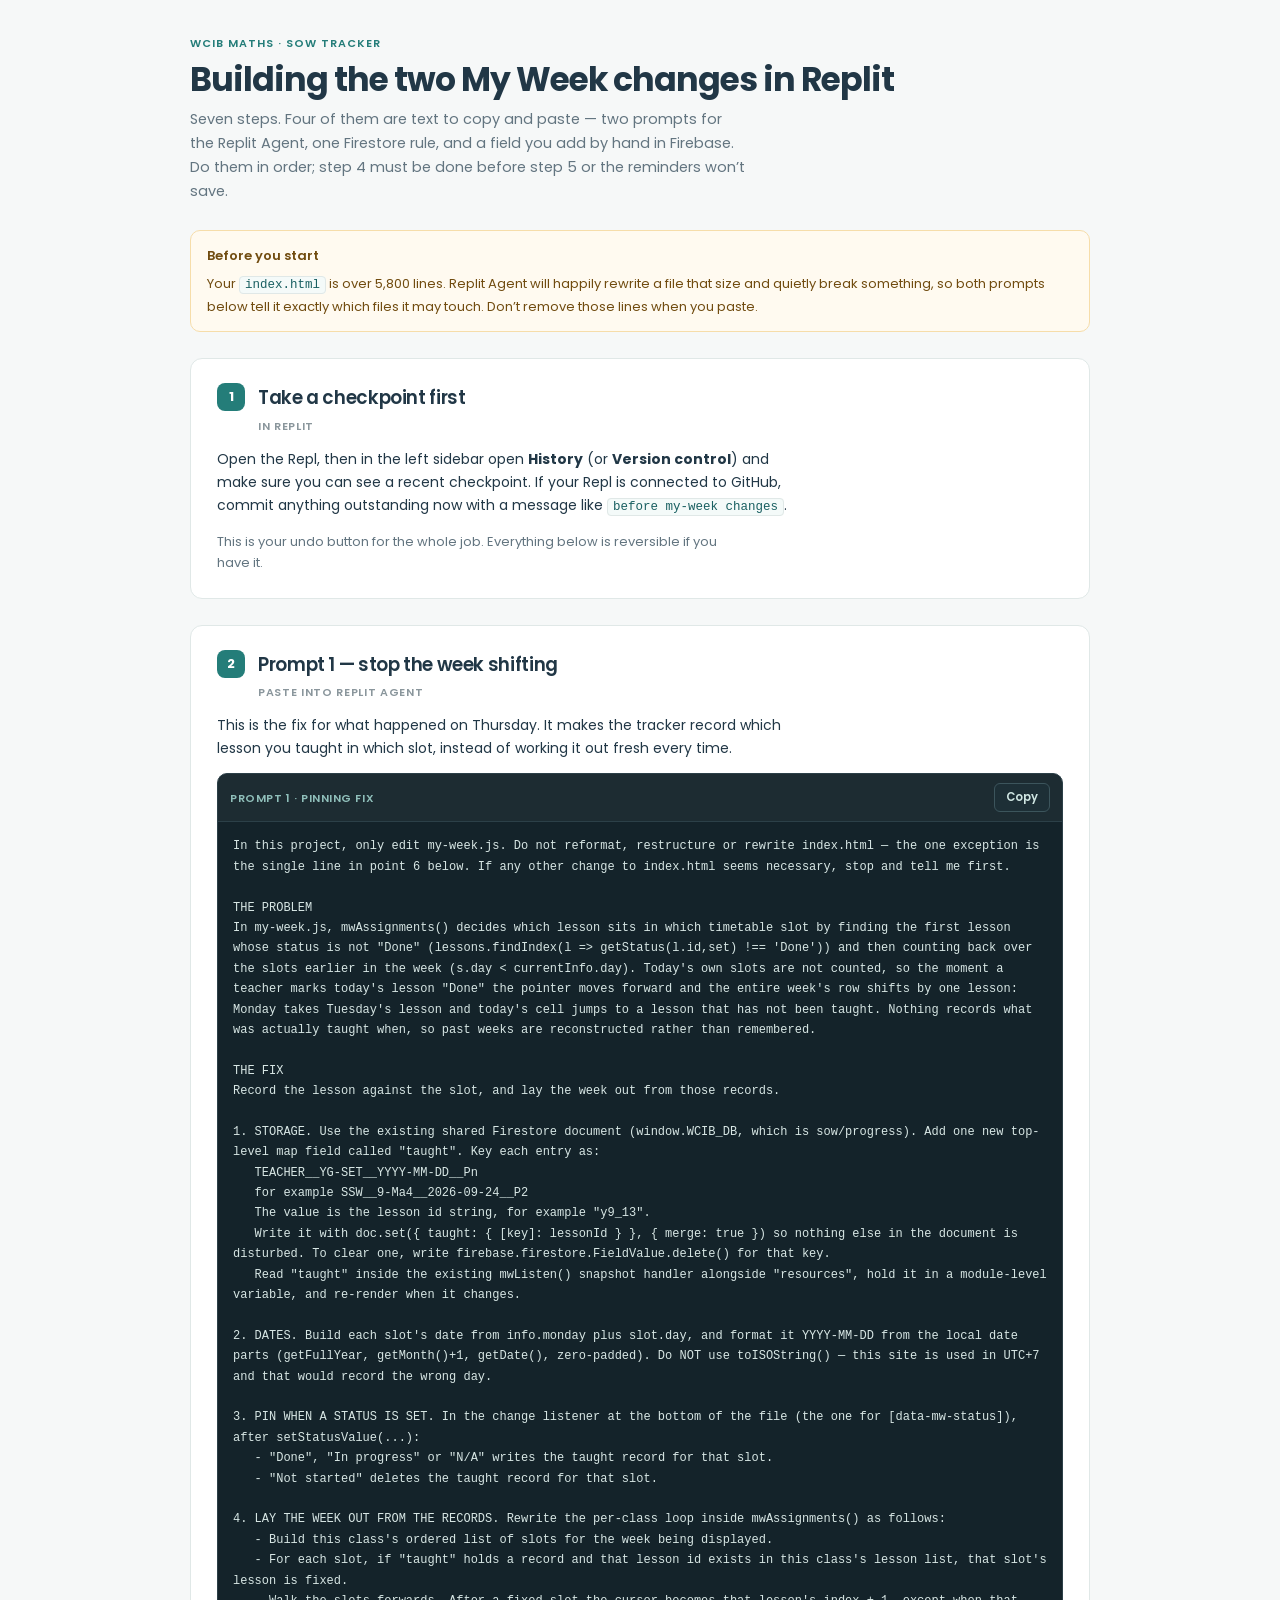
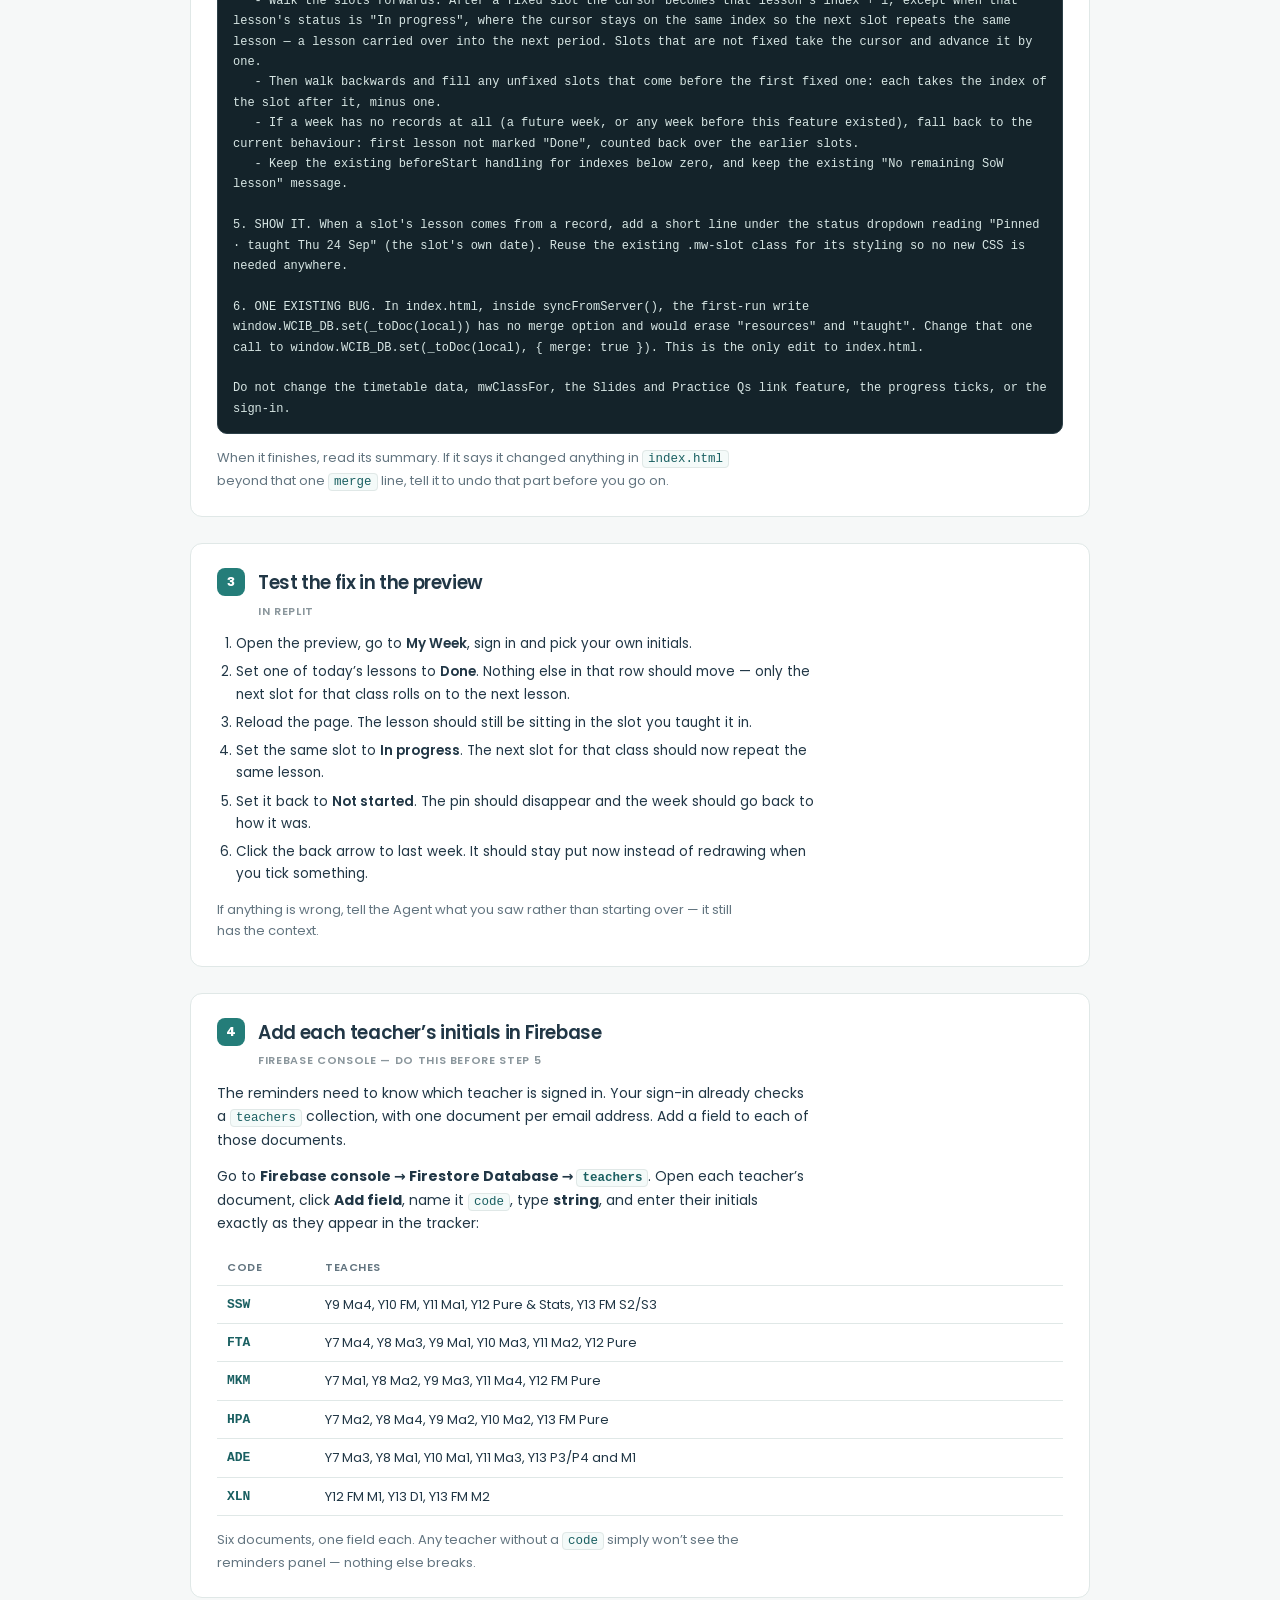
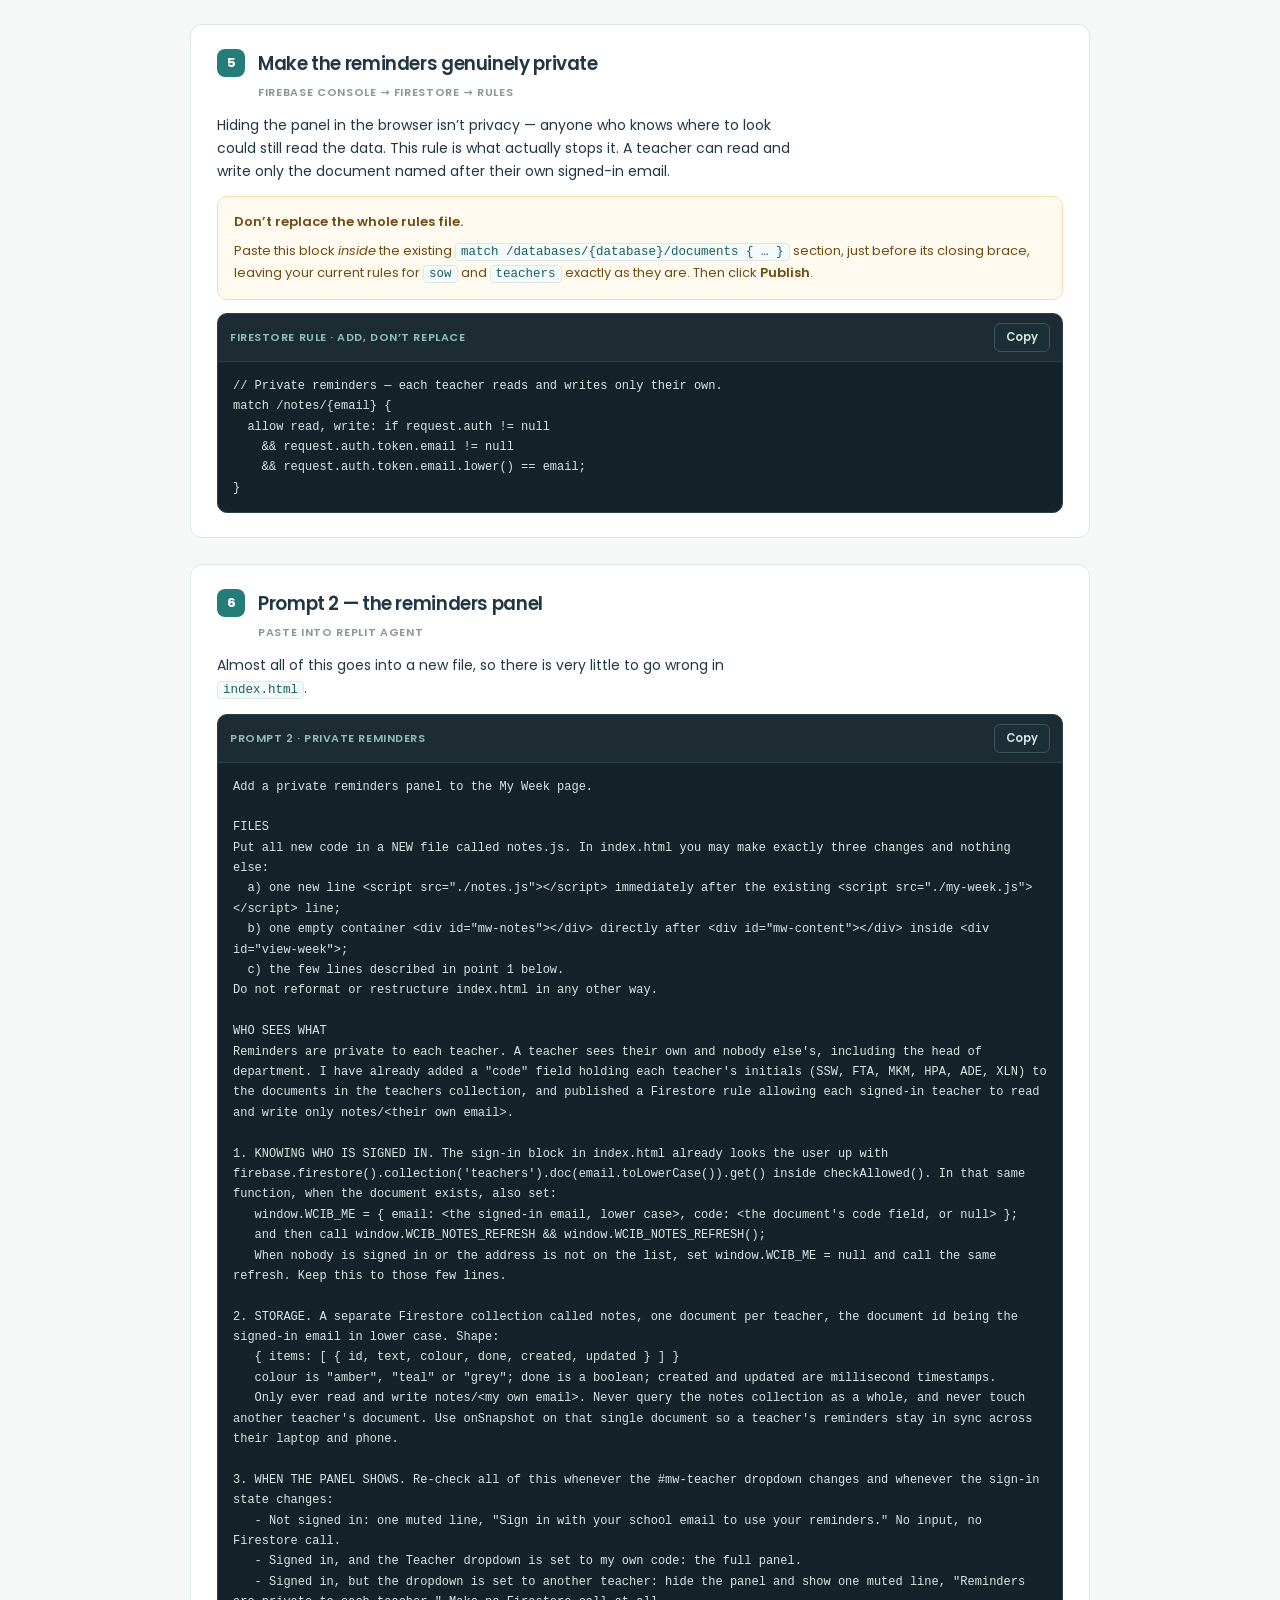
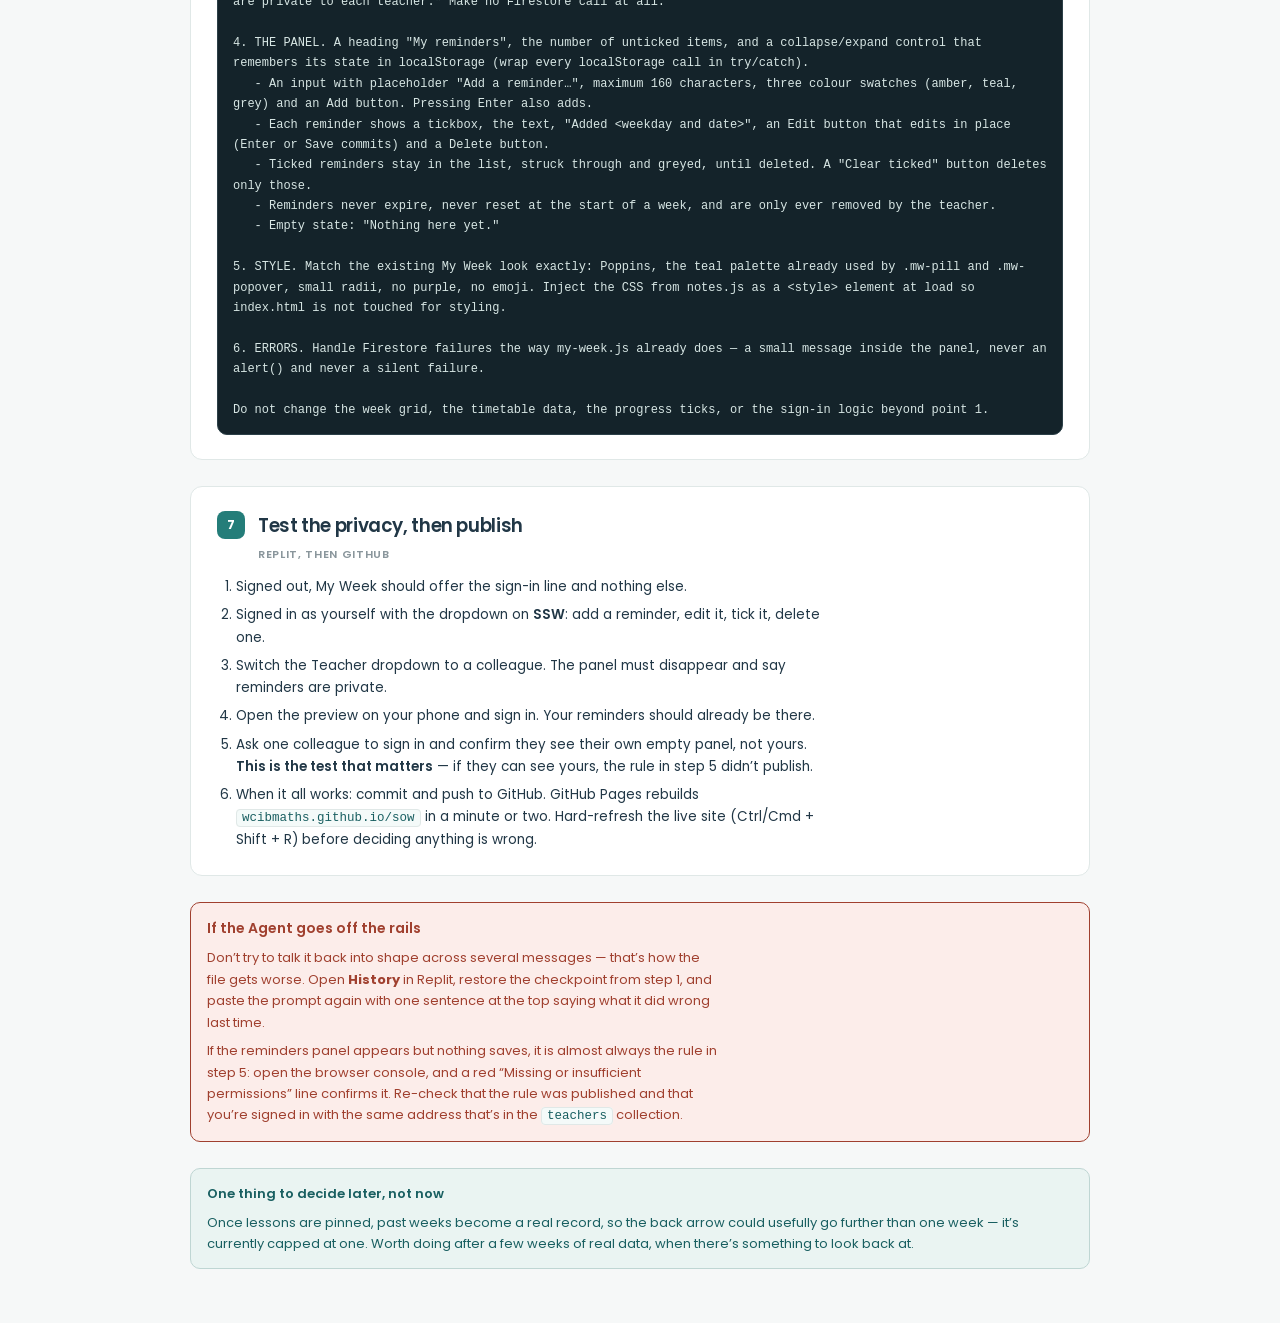
<file: attached_assets/My_Week_Build_Steps_1790235142964.html>
<!doctype html><html><head><meta charset=utf8><meta name=viewport content="width=device-width,initial-scale=1,viewport-fit=cover"><style>:root{color-scheme:light;box-sizing:border-box;padding-top:env(safe-area-inset-top,0px);padding-bottom:env(safe-area-inset-bottom,0px)}html{scroll-padding-top:env(safe-area-inset-top,0px)}body{margin:0;padding:0;font:14px -apple-system,BlinkMacSystemFont,sans-serif;background:#faf9f5;color:#141413}img{max-width:100%}[hidden]:not([hidden=until-found i]){display:none!important}</style></head><body>
<title>My Week Build Steps</title>
<link rel="stylesheet" href="https://fonts.googleapis.com/css2?family=Poppins:wght@400;500;600;700&display=swap">
<style>
  :root{
    color-scheme: light;
    --ink:#213746; --ink-2:#263E49; --muted:#637580; --faint:#8A969C;
    --page:#F6F8F8; --card:#FFFFFF; --line:#E0E8E7; --line-soft:#EDF2F1;
    --teal:#195F61; --teal-2:#247D79; --teal-wash:#EAF4F2; --teal-wash-2:#F4FAF9; --teal-line:#BFD6D3;
    --amber:#E49930; --amber-wash:#FFFAF0; --amber-tag:#F6DDAA; --amber-ink:#714C10;
    --orange:#F27D00; --red:#A0402F; --red-wash:#FCEDEA;
    --code-bg:#14232A; --code-ink:#D7E6E4; --code-line:#2C4048;
  }
  @media (prefers-color-scheme: dark){
    :root:not([data-theme="light"]){
      color-scheme: dark;
      --ink:#E7EEEF; --ink-2:#DCE7E8; --muted:#9BABB2; --faint:#7C8B92;
      --page:#121A1F; --card:#18232A; --line:#2A3941; --line-soft:#223038;
      --teal:#7FD0C6; --teal-2:#63BDB3; --teal-wash:#1B2C31; --teal-wash-2:#17252A; --teal-line:#335054;
      --amber:#E9A94E; --amber-wash:#241E14; --amber-tag:#4A3A1A; --amber-ink:#F2D49B;
      --orange:#F79438; --red:#E9917E; --red-wash:#2C1B18;
      --code-bg:#0E1A20; --code-ink:#CFE0DE; --code-line:#25353C;
    }
  }
  :root[data-theme="dark"]{
    color-scheme: dark;
    --ink:#E7EEEF; --ink-2:#DCE7E8; --muted:#9BABB2; --faint:#7C8B92;
    --page:#121A1F; --card:#18232A; --line:#2A3941; --line-soft:#223038;
    --teal:#7FD0C6; --teal-2:#63BDB3; --teal-wash:#1B2C31; --teal-wash-2:#17252A; --teal-line:#335054;
    --amber:#E9A94E; --amber-wash:#241E14; --amber-tag:#4A3A1A; --amber-ink:#F2D49B;
    --orange:#F79438; --red:#E9917E; --red-wash:#2C1B18;
    --code-bg:#0E1A20; --code-ink:#CFE0DE; --code-line:#25353C;
  }

  body{
    background:var(--page); color:var(--ink);
    font:400 14px/1.65 Poppins, system-ui, Arial, sans-serif;
    padding-inline:16px; padding-block:34px 64px;
    -webkit-font-smoothing:antialiased;
  }
  .wrap{max-width:900px; margin:0 auto; display:flex; flex-direction:column; gap:26px;}

  .masthead{display:flex; flex-direction:column; gap:9px;}
  .eyebrow{font-size:11px; font-weight:600; letter-spacing:.09em; text-transform:uppercase; color:var(--teal-2);}
  h1{margin:0; font-size:clamp(25px,4.4vw,33px); font-weight:700; letter-spacing:-.03em; line-height:1.15; text-wrap:balance;}
  .standfirst{margin:0; max-width:62ch; color:var(--muted); font-size:14.5px;}

  .callout{
    border:1px solid var(--amber-tag); background:var(--amber-wash); color:var(--amber-ink);
    border-radius:10px; padding:14px 16px; font-size:13px; display:flex; flex-direction:column; gap:7px;
  }
  .callout strong{font-weight:600;}
  .callout.plain{border-color:var(--teal-line); background:var(--teal-wash); color:var(--teal);}

  .step{
    background:var(--card); border:1px solid var(--line); border-radius:12px;
    padding:20px; display:flex; flex-direction:column; gap:13px;
  }
  @media(min-width:700px){ .step{padding:24px 26px;} }
  .step-head{display:flex; gap:13px; align-items:baseline;}
  .num{
    flex:none; width:28px; height:28px; border-radius:8px; background:var(--teal-2); color:#fff;
    font:700 13px/28px Poppins, system-ui, sans-serif; text-align:center; align-self:flex-start;
  }
  .step h2{margin:0; font-size:18.5px; font-weight:600; letter-spacing:-.02em; text-wrap:balance;}
  .where{font-size:11px; font-weight:600; letter-spacing:.06em; text-transform:uppercase; color:var(--faint); margin-top:3px;}
  p{margin:0; max-width:66ch;}
  .muted{color:var(--muted); font-size:13px;}

  ul{margin:0; padding-left:19px; display:flex; flex-direction:column; gap:6px; max-width:66ch;}
  li{font-size:13.5px;}
  li strong{font-weight:600;}
  ol.checks{margin:0; padding-left:19px; display:flex; flex-direction:column; gap:6px; max-width:66ch;}
  ol.checks li{font-size:13.5px;}

  .block{border:1px solid var(--code-line); border-radius:10px; overflow:hidden; background:var(--code-bg);}
  .block-head{
    display:flex; gap:10px; align-items:center; justify-content:space-between;
    padding:9px 12px; background:rgba(255,255,255,.04); border-bottom:1px solid var(--code-line);
  }
  .block-label{font-size:11px; font-weight:600; letter-spacing:.05em; text-transform:uppercase; color:#8FBFBA;}
  .copy{
    border:1px solid #3C555C; background:#1D2F36; color:#CFE6E2; border-radius:6px; cursor:pointer;
    font:600 11.5px Poppins, system-ui, sans-serif; padding:5px 11px;
  }
  .copy:hover{background:#26414A;}
  .copy:focus-visible{outline:2px solid var(--orange); outline-offset:2px;}
  .copy.done{background:#22514A; border-color:#3E7D72; color:#D6F0EA;}
  pre{
    margin:0; padding:14px 15px; overflow-x:auto; color:var(--code-ink);
    font:400 12px/1.7 ui-monospace, "SF Mono", Menlo, Consolas, monospace;
    white-space:pre-wrap; word-break:normal; overflow-wrap:anywhere;
  }
  pre.tight{white-space:pre; overflow-wrap:normal;}

  code{
    font-family:ui-monospace, "SF Mono", Menlo, monospace; font-size:12.5px;
    background:var(--teal-wash-2); border:1px solid var(--line); padding:1px 5px; border-radius:4px; color:var(--teal);
  }

  table.codes{width:100%; border-collapse:collapse; font-size:13px; margin-top:2px;}
  table.codes th, table.codes td{text-align:left; padding:8px 10px; border-bottom:1px solid var(--line);}
  table.codes th{font-size:11px; letter-spacing:.05em; text-transform:uppercase; color:var(--muted); font-weight:600;}
  table.codes td:first-child{font-weight:600; font-family:ui-monospace, Menlo, monospace; color:var(--teal); width:78px;}

  .divider{height:1px; background:var(--line-soft); border:0; margin:2px 0;}
  .trouble{background:var(--red-wash); border:1px solid var(--red); color:var(--red); border-radius:10px; padding:14px 16px; font-size:13px; display:flex; flex-direction:column; gap:7px;}
  .trouble h3{margin:0; font-size:14px; font-weight:600;}
  .trouble p, .trouble li{max-width:64ch;}
</style>

<div class="wrap">

  <header class="masthead">
    <div class="eyebrow">WCIB Maths · SoW tracker</div>
    <h1>Building the two My Week changes in Replit</h1>
    <p class="standfirst">Seven steps. Four of them are text to copy and paste — two prompts for the Replit Agent, one Firestore rule, and a field you add by hand in Firebase. Do them in order; step 4 must be done before step 5 or the reminders won’t save.</p>
  </header>

  <div class="callout">
    <strong>Before you start</strong>
    <span>Your <code>index.html</code> is over 5,800 lines. Replit Agent will happily rewrite a file that size and quietly break something, so both prompts below tell it exactly which files it may touch. Don’t remove those lines when you paste.</span>
  </div>

  <!-- 1 -->
  <div class="step">
    <div class="step-head"><span class="num">1</span><div><h2>Take a checkpoint first</h2><div class="where">In Replit</div></div></div>
    <p>Open the Repl, then in the left sidebar open <strong>History</strong> (or <strong>Version control</strong>) and make sure you can see a recent checkpoint. If your Repl is connected to GitHub, commit anything outstanding now with a message like <code>before my-week changes</code>.</p>
    <p class="muted">This is your undo button for the whole job. Everything below is reversible if you have it.</p>
  </div>

  <!-- 2 -->
  <div class="step">
    <div class="step-head"><span class="num">2</span><div><h2>Prompt 1 — stop the week shifting</h2><div class="where">Paste into Replit Agent</div></div></div>
    <p>This is the fix for what happened on Thursday. It makes the tracker record which lesson you taught in which slot, instead of working it out fresh every time.</p>

    <div class="block">
      <div class="block-head"><span class="block-label">Prompt 1 · pinning fix</span><button type="button" class="copy" data-copy="p1">Copy</button></div>
      <pre id="p1">In this project, only edit my-week.js. Do not reformat, restructure or rewrite index.html — the one exception is the single line in point 6 below. If any other change to index.html seems necessary, stop and tell me first.

THE PROBLEM
In my-week.js, mwAssignments() decides which lesson sits in which timetable slot by finding the first lesson whose status is not "Done" (lessons.findIndex(l => getStatus(l.id,set) !== 'Done')) and then counting back over the slots earlier in the week (s.day &lt; currentInfo.day). Today's own slots are not counted, so the moment a teacher marks today's lesson "Done" the pointer moves forward and the entire week's row shifts by one lesson: Monday takes Tuesday's lesson and today's cell jumps to a lesson that has not been taught. Nothing records what was actually taught when, so past weeks are reconstructed rather than remembered.

THE FIX
Record the lesson against the slot, and lay the week out from those records.

1. STORAGE. Use the existing shared Firestore document (window.WCIB_DB, which is sow/progress). Add one new top-level map field called "taught". Key each entry as:
   TEACHER__YG-SET__YYYY-MM-DD__Pn
   for example SSW__9-Ma4__2026-09-24__P2
   The value is the lesson id string, for example "y9_13".
   Write it with doc.set({ taught: { [key]: lessonId } }, { merge: true }) so nothing else in the document is disturbed. To clear one, write firebase.firestore.FieldValue.delete() for that key.
   Read "taught" inside the existing mwListen() snapshot handler alongside "resources", hold it in a module-level variable, and re-render when it changes.

2. DATES. Build each slot's date from info.monday plus slot.day, and format it YYYY-MM-DD from the local date parts (getFullYear, getMonth()+1, getDate(), zero-padded). Do NOT use toISOString() — this site is used in UTC+7 and that would record the wrong day.

3. PIN WHEN A STATUS IS SET. In the change listener at the bottom of the file (the one for [data-mw-status]), after setStatusValue(...):
   - "Done", "In progress" or "N/A" writes the taught record for that slot.
   - "Not started" deletes the taught record for that slot.

4. LAY THE WEEK OUT FROM THE RECORDS. Rewrite the per-class loop inside mwAssignments() as follows:
   - Build this class's ordered list of slots for the week being displayed.
   - For each slot, if "taught" holds a record and that lesson id exists in this class's lesson list, that slot's lesson is fixed.
   - Walk the slots forwards. After a fixed slot the cursor becomes that lesson's index + 1, except when that lesson's status is "In progress", where the cursor stays on the same index so the next slot repeats the same lesson — a lesson carried over into the next period. Slots that are not fixed take the cursor and advance it by one.
   - Then walk backwards and fill any unfixed slots that come before the first fixed one: each takes the index of the slot after it, minus one.
   - If a week has no records at all (a future week, or any week before this feature existed), fall back to the current behaviour: first lesson not marked "Done", counted back over the earlier slots.
   - Keep the existing beforeStart handling for indexes below zero, and keep the existing "No remaining SoW lesson" message.

5. SHOW IT. When a slot's lesson comes from a record, add a short line under the status dropdown reading "Pinned · taught Thu 24 Sep" (the slot's own date). Reuse the existing .mw-slot class for its styling so no new CSS is needed anywhere.

6. ONE EXISTING BUG. In index.html, inside syncFromServer(), the first-run write window.WCIB_DB.set(_toDoc(local)) has no merge option and would erase "resources" and "taught". Change that one call to window.WCIB_DB.set(_toDoc(local), { merge: true }). This is the only edit to index.html.

Do not change the timetable data, mwClassFor, the Slides and Practice Qs link feature, the progress ticks, or the sign-in.</pre>
    </div>

    <p class="muted">When it finishes, read its summary. If it says it changed anything in <code>index.html</code> beyond that one <code>merge</code> line, tell it to undo that part before you go on.</p>
  </div>

  <!-- 3 -->
  <div class="step">
    <div class="step-head"><span class="num">3</span><div><h2>Test the fix in the preview</h2><div class="where">In Replit</div></div></div>
    <ol class="checks">
      <li>Open the preview, go to <strong>My Week</strong>, sign in and pick your own initials.</li>
      <li>Set one of today’s lessons to <strong>Done</strong>. Nothing else in that row should move — only the next slot for that class rolls on to the next lesson.</li>
      <li>Reload the page. The lesson should still be sitting in the slot you taught it in.</li>
      <li>Set the same slot to <strong>In progress</strong>. The next slot for that class should now repeat the same lesson.</li>
      <li>Set it back to <strong>Not started</strong>. The pin should disappear and the week should go back to how it was.</li>
      <li>Click the back arrow to last week. It should stay put now instead of redrawing when you tick something.</li>
    </ol>
    <p class="muted">If anything is wrong, tell the Agent what you saw rather than starting over — it still has the context.</p>
  </div>

  <!-- 4 -->
  <div class="step">
    <div class="step-head"><span class="num">4</span><div><h2>Add each teacher’s initials in Firebase</h2><div class="where">Firebase console — do this before step 5</div></div></div>
    <p>The reminders need to know which teacher is signed in. Your sign-in already checks a <code>teachers</code> collection, with one document per email address. Add a field to each of those documents.</p>
    <p>Go to <strong>Firebase console → Firestore Database → <code>teachers</code></strong>. Open each teacher’s document, click <strong>Add field</strong>, name it <code>code</code>, type <strong>string</strong>, and enter their initials exactly as they appear in the tracker:</p>
    <table class="codes">
      <thead><tr><th>Code</th><th>Teaches</th></tr></thead>
      <tbody>
        <tr><td>SSW</td><td>Y9 Ma4, Y10 FM, Y11 Ma1, Y12 Pure &amp; Stats, Y13 FM S2/S3</td></tr>
        <tr><td>FTA</td><td>Y7 Ma4, Y8 Ma3, Y9 Ma1, Y10 Ma3, Y11 Ma2, Y12 Pure</td></tr>
        <tr><td>MKM</td><td>Y7 Ma1, Y8 Ma2, Y9 Ma3, Y11 Ma4, Y12 FM Pure</td></tr>
        <tr><td>HPA</td><td>Y7 Ma2, Y8 Ma4, Y9 Ma2, Y10 Ma2, Y13 FM Pure</td></tr>
        <tr><td>ADE</td><td>Y7 Ma3, Y8 Ma1, Y10 Ma1, Y11 Ma3, Y13 P3/P4 and M1</td></tr>
        <tr><td>XLN</td><td>Y12 FM M1, Y13 D1, Y13 FM M2</td></tr>
      </tbody>
    </table>
    <p class="muted">Six documents, one field each. Any teacher without a <code>code</code> simply won’t see the reminders panel — nothing else breaks.</p>
  </div>

  <!-- 5 -->
  <div class="step">
    <div class="step-head"><span class="num">5</span><div><h2>Make the reminders genuinely private</h2><div class="where">Firebase console → Firestore → Rules</div></div></div>
    <p>Hiding the panel in the browser isn’t privacy — anyone who knows where to look could still read the data. This rule is what actually stops it. A teacher can read and write only the document named after their own signed-in email.</p>

    <div class="callout">
      <strong>Don’t replace the whole rules file.</strong>
      <span>Paste this block <em>inside</em> the existing <code>match /databases/{database}/documents { … }</code> section, just before its closing brace, leaving your current rules for <code>sow</code> and <code>teachers</code> exactly as they are. Then click <strong>Publish</strong>.</span>
    </div>

    <div class="block">
      <div class="block-head"><span class="block-label">Firestore rule · add, don’t replace</span><button type="button" class="copy" data-copy="p2">Copy</button></div>
<pre class="tight" id="p2">// Private reminders — each teacher reads and writes only their own.
match /notes/{email} {
  allow read, write: if request.auth != null
    &amp;&amp; request.auth.token.email != null
    &amp;&amp; request.auth.token.email.lower() == email;
}</pre>
    </div>
  </div>

  <!-- 6 -->
  <div class="step">
    <div class="step-head"><span class="num">6</span><div><h2>Prompt 2 — the reminders panel</h2><div class="where">Paste into Replit Agent</div></div></div>
    <p>Almost all of this goes into a new file, so there is very little to go wrong in <code>index.html</code>.</p>

    <div class="block">
      <div class="block-head"><span class="block-label">Prompt 2 · private reminders</span><button type="button" class="copy" data-copy="p3">Copy</button></div>
      <pre id="p3">Add a private reminders panel to the My Week page.

FILES
Put all new code in a NEW file called notes.js. In index.html you may make exactly three changes and nothing else:
  a) one new line &lt;script src="./notes.js"&gt;&lt;/script&gt; immediately after the existing &lt;script src="./my-week.js"&gt;&lt;/script&gt; line;
  b) one empty container &lt;div id="mw-notes"&gt;&lt;/div&gt; directly after &lt;div id="mw-content"&gt;&lt;/div&gt; inside &lt;div id="view-week"&gt;;
  c) the few lines described in point 1 below.
Do not reformat or restructure index.html in any other way.

WHO SEES WHAT
Reminders are private to each teacher. A teacher sees their own and nobody else's, including the head of department. I have already added a "code" field holding each teacher's initials (SSW, FTA, MKM, HPA, ADE, XLN) to the documents in the teachers collection, and published a Firestore rule allowing each signed-in teacher to read and write only notes/&lt;their own email&gt;.

1. KNOWING WHO IS SIGNED IN. The sign-in block in index.html already looks the user up with firebase.firestore().collection('teachers').doc(email.toLowerCase()).get() inside checkAllowed(). In that same function, when the document exists, also set:
   window.WCIB_ME = { email: &lt;the signed-in email, lower case&gt;, code: &lt;the document's code field, or null&gt; };
   and then call window.WCIB_NOTES_REFRESH &amp;&amp; window.WCIB_NOTES_REFRESH();
   When nobody is signed in or the address is not on the list, set window.WCIB_ME = null and call the same refresh. Keep this to those few lines.

2. STORAGE. A separate Firestore collection called notes, one document per teacher, the document id being the signed-in email in lower case. Shape:
   { items: [ { id, text, colour, done, created, updated } ] }
   colour is "amber", "teal" or "grey"; done is a boolean; created and updated are millisecond timestamps.
   Only ever read and write notes/&lt;my own email&gt;. Never query the notes collection as a whole, and never touch another teacher's document. Use onSnapshot on that single document so a teacher's reminders stay in sync across their laptop and phone.

3. WHEN THE PANEL SHOWS. Re-check all of this whenever the #mw-teacher dropdown changes and whenever the sign-in state changes:
   - Not signed in: one muted line, "Sign in with your school email to use your reminders." No input, no Firestore call.
   - Signed in, and the Teacher dropdown is set to my own code: the full panel.
   - Signed in, but the dropdown is set to another teacher: hide the panel and show one muted line, "Reminders are private to each teacher." Make no Firestore call at all.

4. THE PANEL. A heading "My reminders", the number of unticked items, and a collapse/expand control that remembers its state in localStorage (wrap every localStorage call in try/catch).
   - An input with placeholder "Add a reminder…", maximum 160 characters, three colour swatches (amber, teal, grey) and an Add button. Pressing Enter also adds.
   - Each reminder shows a tickbox, the text, "Added &lt;weekday and date&gt;", an Edit button that edits in place (Enter or Save commits) and a Delete button.
   - Ticked reminders stay in the list, struck through and greyed, until deleted. A "Clear ticked" button deletes only those.
   - Reminders never expire, never reset at the start of a week, and are only ever removed by the teacher.
   - Empty state: "Nothing here yet."

5. STYLE. Match the existing My Week look exactly: Poppins, the teal palette already used by .mw-pill and .mw-popover, small radii, no purple, no emoji. Inject the CSS from notes.js as a &lt;style&gt; element at load so index.html is not touched for styling.

6. ERRORS. Handle Firestore failures the way my-week.js already does — a small message inside the panel, never an alert() and never a silent failure.

Do not change the week grid, the timetable data, the progress ticks, or the sign-in logic beyond point 1.</pre>
    </div>
  </div>

  <!-- 7 -->
  <div class="step">
    <div class="step-head"><span class="num">7</span><div><h2>Test the privacy, then publish</h2><div class="where">Replit, then GitHub</div></div></div>
    <ol class="checks">
      <li>Signed out, My Week should offer the sign-in line and nothing else.</li>
      <li>Signed in as yourself with the dropdown on <strong>SSW</strong>: add a reminder, edit it, tick it, delete one.</li>
      <li>Switch the Teacher dropdown to a colleague. The panel must disappear and say reminders are private.</li>
      <li>Open the preview on your phone and sign in. Your reminders should already be there.</li>
      <li>Ask one colleague to sign in and confirm they see their own empty panel, not yours. <strong>This is the test that matters</strong> — if they can see yours, the rule in step 5 didn’t publish.</li>
      <li>When it all works: commit and push to GitHub. GitHub Pages rebuilds <code>wcibmaths.github.io/sow</code> in a minute or two. Hard-refresh the live site (Ctrl/Cmd + Shift + R) before deciding anything is wrong.</li>
    </ol>
  </div>

  <div class="trouble">
    <h3>If the Agent goes off the rails</h3>
    <p>Don’t try to talk it back into shape across several messages — that’s how the file gets worse. Open <strong>History</strong> in Replit, restore the checkpoint from step 1, and paste the prompt again with one sentence at the top saying what it did wrong last time.</p>
    <p>If the reminders panel appears but nothing saves, it is almost always the rule in step 5: open the browser console, and a red “Missing or insufficient permissions” line confirms it. Re-check that the rule was published and that you’re signed in with the same address that’s in the <code>teachers</code> collection.</p>
  </div>

  <div class="callout plain">
    <strong>One thing to decide later, not now</strong>
    <span>Once lessons are pinned, past weeks become a real record, so the back arrow could usefully go further than one week — it’s currently capped at one. Worth doing after a few weeks of real data, when there’s something to look back at.</span>
  </div>

</div>

<script>
(function(){
  "use strict";
  Array.prototype.forEach.call(document.querySelectorAll('.copy'), function(btn){
    btn.addEventListener('click', function(){
      var pre = document.getElementById(btn.getAttribute('data-copy'));
      if(!pre) return;
      var text = pre.textContent;
      var settle = function(label){
        btn.textContent = label;
        btn.classList.add('done');
        setTimeout(function(){ btn.textContent = 'Copy'; btn.classList.remove('done'); }, 2200);
      };
      try{
        navigator.clipboard.writeText(text).then(function(){ settle('Copied'); }, function(){ selectIt(pre, settle); });
      }catch(e){
        selectIt(pre, settle);
      }
    });
  });

  function selectIt(pre, settle){
    try{
      var range = document.createRange();
      range.selectNodeContents(pre);
      var sel = window.getSelection();
      sel.removeAllRanges();
      sel.addRange(range);
      settle('Selected — copy it');
    }catch(e){
      settle('Select it by hand');
    }
  }
})();
</script>

</body></html>
</file>
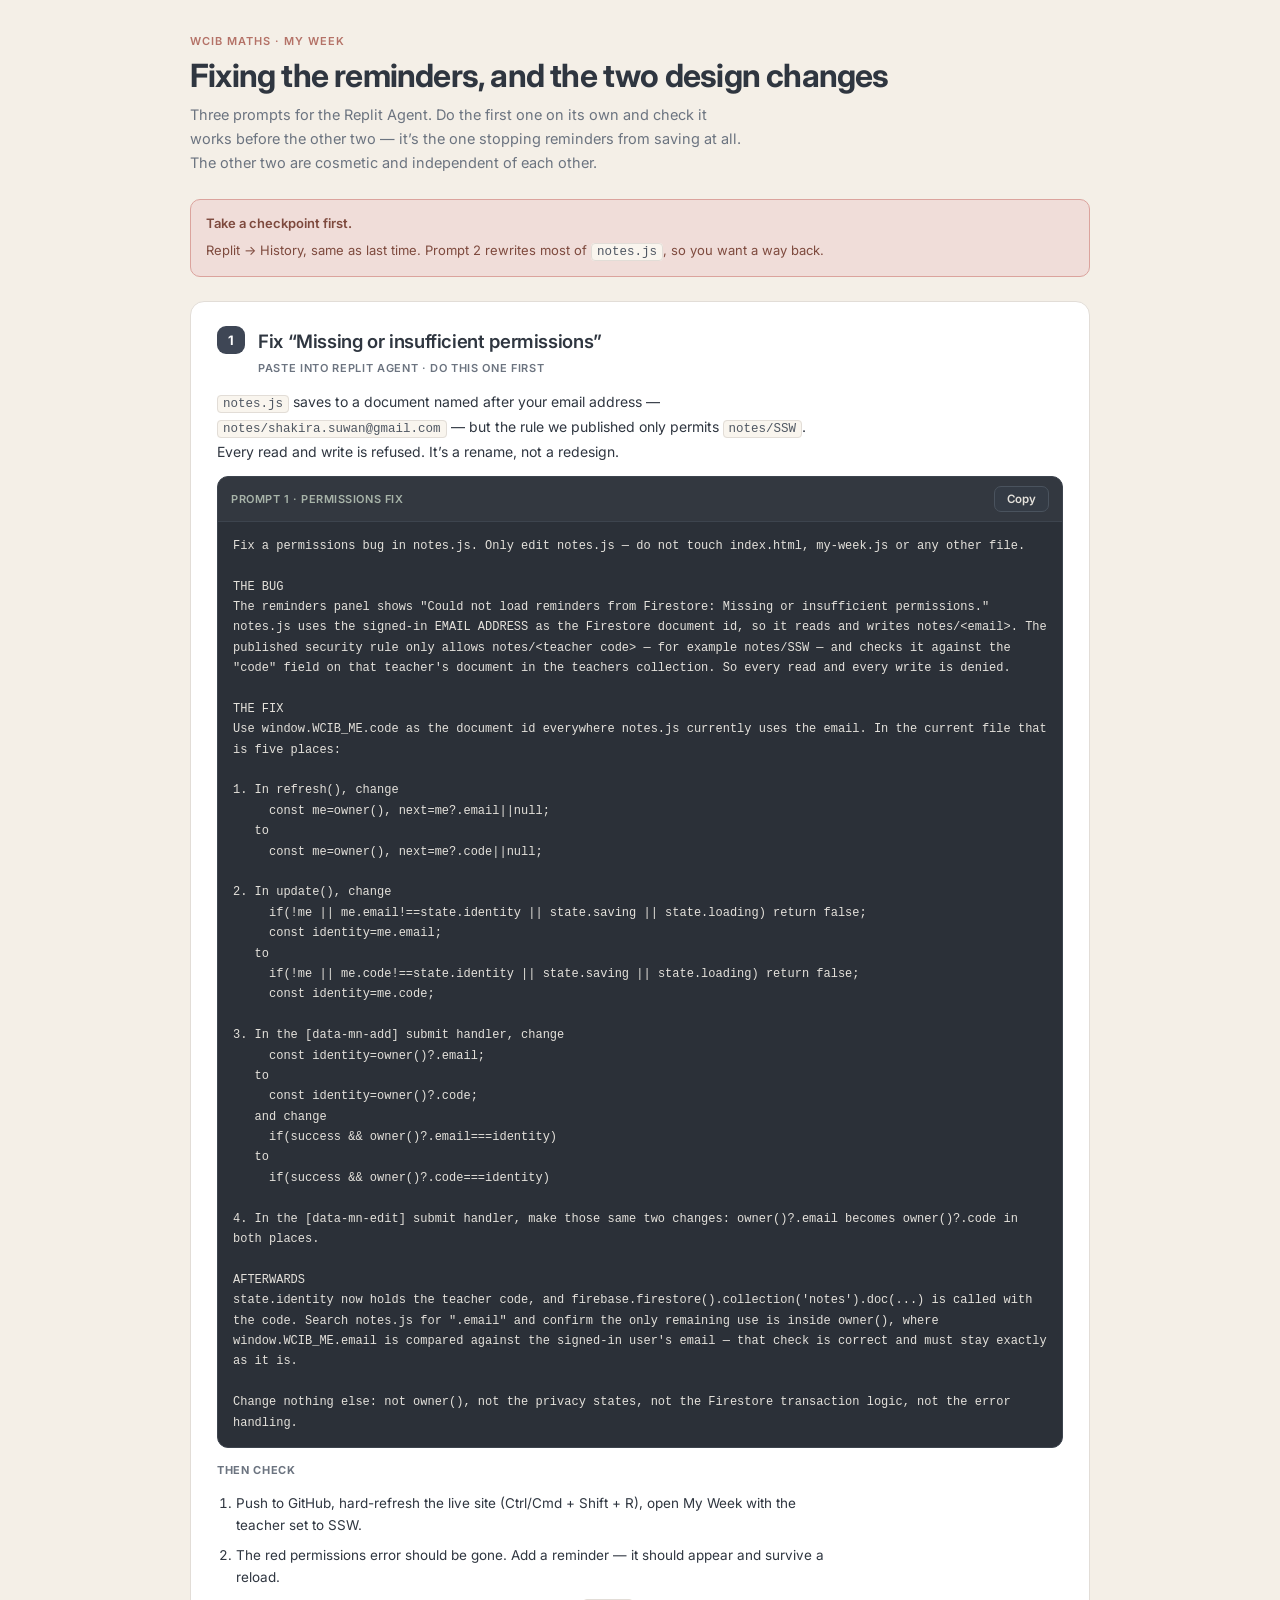
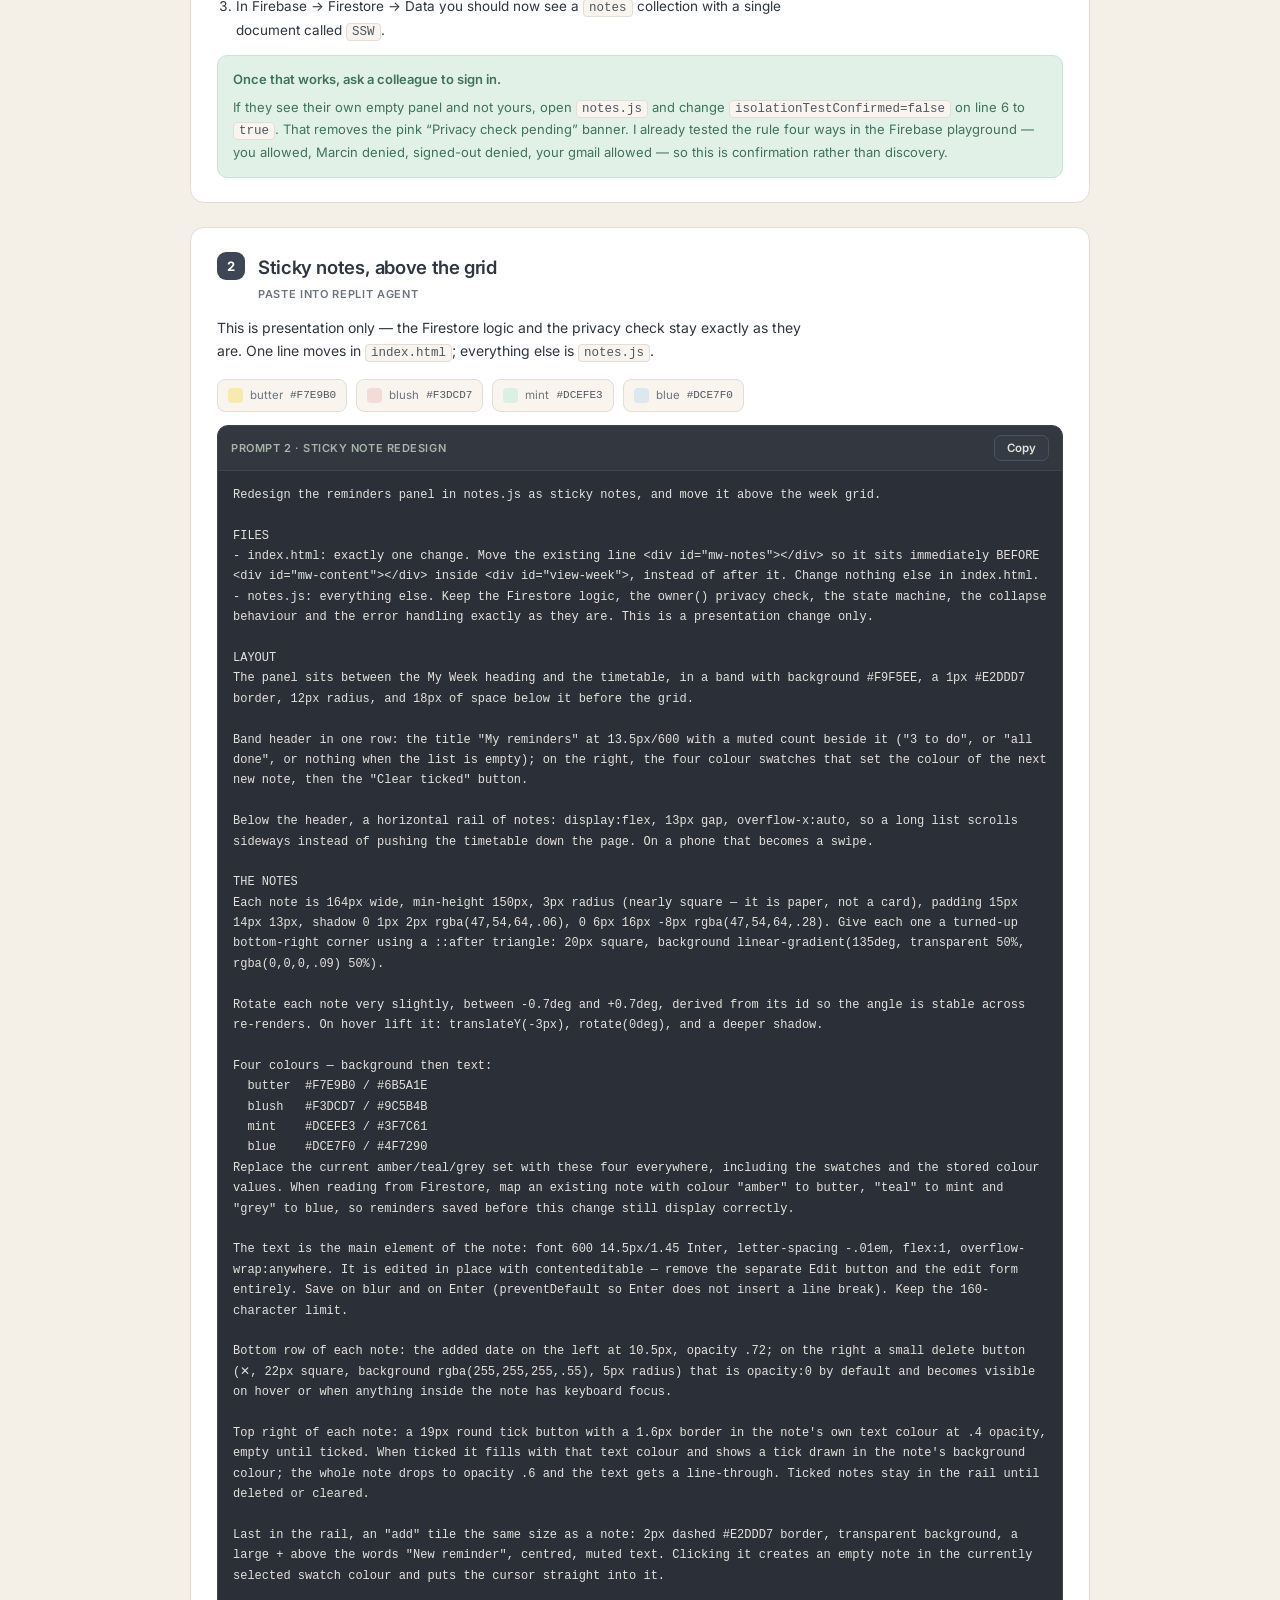
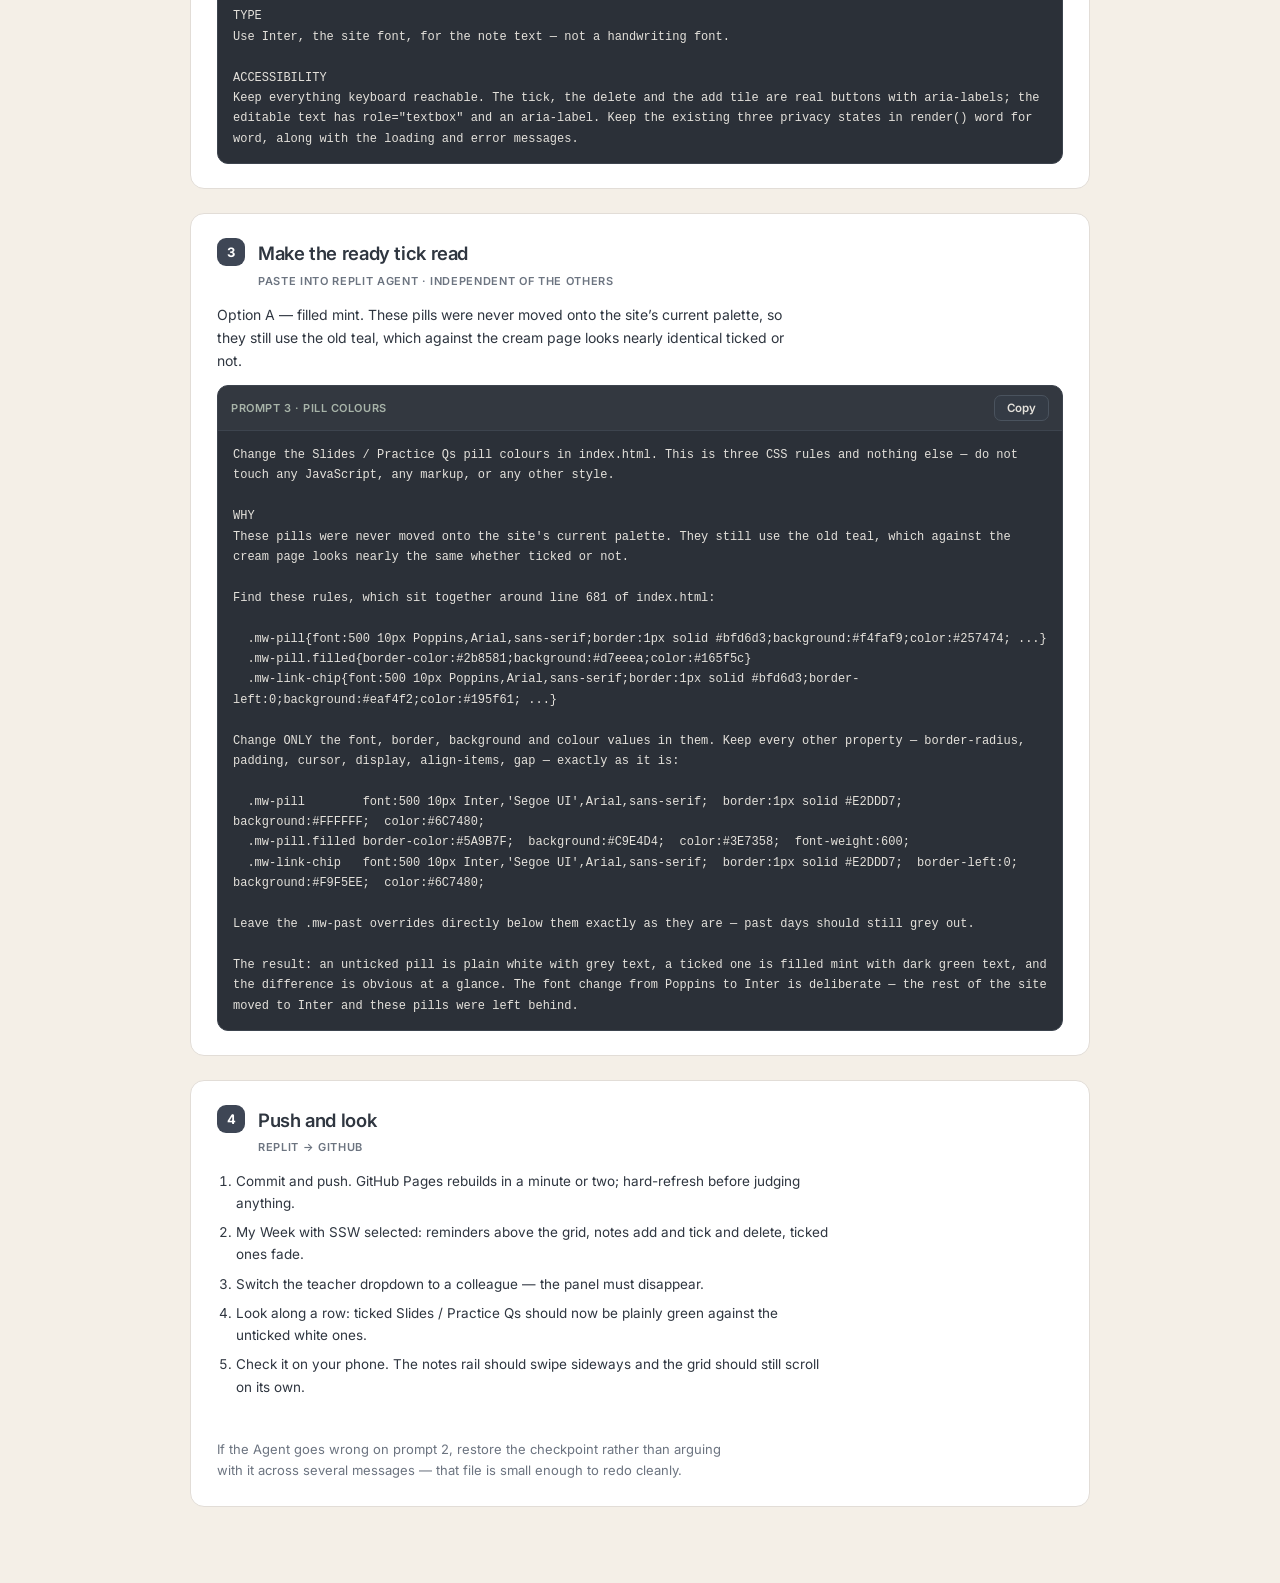
<file: attached_assets/My_Week_Round_Two_1790246241762.html>
<!doctype html><html><head><meta charset=utf8><meta name=viewport content="width=device-width,initial-scale=1,viewport-fit=cover"><style>:root{color-scheme:light;box-sizing:border-box;padding-top:env(safe-area-inset-top,0px);padding-bottom:env(safe-area-inset-bottom,0px)}html{scroll-padding-top:env(safe-area-inset-top,0px)}body{margin:0;padding:0;font:14px -apple-system,BlinkMacSystemFont,sans-serif;background:#faf9f5;color:#141413}img{max-width:100%}[hidden]:not([hidden=until-found i]){display:none!important}</style></head><body>
<title>My Week Round Two</title>
<link rel="stylesheet" href="https://fonts.googleapis.com/css2?family=Inter:wght@400;500;600;700&display=swap">
<style>
  :root{
    color-scheme: light;
    --page:#F4EFE7; --surface:#FFFFFF; --surface-2:#F9F5EE;
    --border:#E2DDD7; --border-2:#EFEAE2;
    --text:#2F3640; --mid:#4F5762; --muted:#6C7480; --dark:#3E4655;
    --blush:#DBA39D; --blush-bg:#F0DDD9; --blush-d:#B47267;
    --mint:#C9E4D4; --mint-bg:#E2F1E8; --mint-d:#5A9B7F; --mint-dd:#3E7358;
    --code-bg:#2B3038; --code-ink:#E4E1DB; --code-line:#3D444E;
  }
  @media (prefers-color-scheme: dark){
    :root:not([data-theme="light"]){
      color-scheme: dark;
      --page:#191A1D; --surface:#212328; --surface-2:#1C1E22;
      --border:#33363C; --border-2:#2A2D32;
      --text:#E9E7E3; --mid:#C2C6CC; --muted:#959BA4; --dark:#2A2D34;
      --blush:#C08D87; --blush-bg:#33241F; --blush-d:#E0A99F;
      --mint:#4E7C64; --mint-bg:#1D2A23; --mint-d:#8CC6A8; --mint-dd:#A6D6BC;
      --code-bg:#15171A; --code-ink:#DDDAD4; --code-line:#2C3037;
    }
  }
  :root[data-theme="dark"]{
    color-scheme: dark;
    --page:#191A1D; --surface:#212328; --surface-2:#1C1E22;
    --border:#33363C; --border-2:#2A2D32;
    --text:#E9E7E3; --mid:#C2C6CC; --muted:#959BA4; --dark:#2A2D34;
    --blush:#C08D87; --blush-bg:#33241F; --blush-d:#E0A99F;
    --mint:#4E7C64; --mint-bg:#1D2A23; --mint-d:#8CC6A8; --mint-dd:#A6D6BC;
    --code-bg:#15171A; --code-ink:#DDDAD4; --code-line:#2C3037;
  }

  body{
    background:var(--page); color:var(--text);
    font:400 14px/1.65 Inter,"Segoe UI",system-ui,Arial,sans-serif;
    padding-inline:16px; padding-block:32px 64px; -webkit-font-smoothing:antialiased;
  }
  .wrap{max-width:900px; margin:0 auto; display:flex; flex-direction:column; gap:24px;}

  .masthead{display:flex; flex-direction:column; gap:8px;}
  .eyebrow{font-size:11px; font-weight:600; letter-spacing:.09em; text-transform:uppercase; color:var(--blush-d);}
  h1{margin:0; font-size:clamp(24px,4.2vw,32px); font-weight:700; letter-spacing:-.025em; line-height:1.15; text-wrap:balance;}
  .standfirst{margin:0; max-width:62ch; color:var(--muted); font-size:14.5px;}

  .step{background:var(--surface); border:1px solid var(--border); border-radius:14px; padding:20px; display:flex; flex-direction:column; gap:13px;}
  @media(min-width:700px){ .step{padding:24px 26px;} }
  .step-head{display:flex; gap:13px; align-items:flex-start;}
  .num{flex:none; width:28px; height:28px; border-radius:9px; background:var(--dark); color:#fff; font:700 13px/28px Inter,sans-serif; text-align:center;}
  .step h2{margin:0; font-size:18.5px; font-weight:600; letter-spacing:-.02em; text-wrap:balance;}
  .where{font-size:11px; font-weight:600; letter-spacing:.06em; text-transform:uppercase; color:var(--muted); margin-top:3px;}
  p{margin:0; max-width:66ch;}
  .muted{color:var(--muted); font-size:13px;}
  .divider{height:1px; background:var(--border-2); border:0;}

  .flag{border:1px solid var(--blush); background:var(--blush-bg); color:#7E4A3E; border-radius:10px; padding:13px 15px; font-size:13px; display:flex; flex-direction:column; gap:6px;}
  .flag.calm{border-color:var(--mint); background:var(--mint-bg); color:var(--mint-dd);}
  .flag strong{font-weight:600;}
  @media (prefers-color-scheme: dark){ :root:not([data-theme="light"]) .flag{color:#EFC4BA;} }
  :root[data-theme="dark"] .flag{color:#EFC4BA;}

  .block{border:1px solid var(--code-line); border-radius:11px; overflow:hidden; background:var(--code-bg);}
  .block-head{display:flex; gap:10px; align-items:center; justify-content:space-between; padding:9px 13px; background:rgba(255,255,255,.04); border-bottom:1px solid var(--code-line);}
  .block-label{font-size:11px; font-weight:600; letter-spacing:.05em; text-transform:uppercase; color:#A8B4A9;}
  .copy{border:1px solid #4A535E; background:#343B45; color:#E4E1DB; border-radius:7px; cursor:pointer; font:600 11.5px Inter,sans-serif; padding:5px 12px;}
  .copy:hover{background:#414A56;}
  .copy:focus-visible{outline:2px solid var(--blush); outline-offset:2px;}
  .copy.done{background:#3C5A4A; border-color:#548068; color:#D8EFE2;}
  pre{margin:0; padding:14px 15px; overflow-x:auto; color:var(--code-ink);
      font:400 12px/1.7 ui-monospace,"SF Mono",Menlo,Consolas,monospace;
      white-space:pre-wrap; overflow-wrap:anywhere;}

  code{font-family:ui-monospace,Menlo,monospace; font-size:12.5px; background:var(--surface-2); border:1px solid var(--border); padding:1px 5px; border-radius:4px; color:var(--mid);}

  ol.checks{margin:0; padding-left:19px; display:flex; flex-direction:column; gap:7px; max-width:66ch;}
  ol.checks li{font-size:13.5px;}
  ul.pts{margin:0; padding-left:18px; display:flex; flex-direction:column; gap:6px; max-width:66ch;}
  ul.pts li{font-size:13.5px;}

  .swatches{display:flex; flex-wrap:wrap; gap:9px; margin-top:2px;}
  .sw{display:flex; align-items:center; gap:7px; font-size:11.5px; color:var(--muted); background:var(--surface-2); border:1px solid var(--border); border-radius:8px; padding:6px 10px;}
  .sw i{width:15px; height:15px; border-radius:4px; display:inline-block; flex:none;}
  .sw b{font-family:ui-monospace,Menlo,monospace; font-size:11px; color:var(--mid); font-weight:500;}
</style>

<div class="wrap">

  <header class="masthead">
    <div class="eyebrow">WCIB Maths · My Week</div>
    <h1>Fixing the reminders, and the two design changes</h1>
    <p class="standfirst">Three prompts for the Replit Agent. Do the first one on its own and check it works before the other two — it’s the one stopping reminders from saving at all. The other two are cosmetic and independent of each other.</p>
  </header>

  <div class="flag">
    <strong>Take a checkpoint first.</strong>
    <span>Replit → History, same as last time. Prompt 2 rewrites most of <code>notes.js</code>, so you want a way back.</span>
  </div>

  <!-- 1 -->
  <div class="step">
    <div class="step-head"><span class="num">1</span><div><h2>Fix “Missing or insufficient permissions”</h2><div class="where">Paste into Replit Agent · do this one first</div></div></div>
    <p><code>notes.js</code> saves to a document named after your email address — <code>notes/shakira.suwan@gmail.com</code> — but the rule we published only permits <code>notes/SSW</code>. Every read and write is refused. It’s a rename, not a redesign.</p>

    <div class="block">
      <div class="block-head"><span class="block-label">Prompt 1 · permissions fix</span><button type="button" class="copy" data-copy="p1">Copy</button></div>
      <pre id="p1">Fix a permissions bug in notes.js. Only edit notes.js — do not touch index.html, my-week.js or any other file.

THE BUG
The reminders panel shows "Could not load reminders from Firestore: Missing or insufficient permissions." notes.js uses the signed-in EMAIL ADDRESS as the Firestore document id, so it reads and writes notes/&lt;email&gt;. The published security rule only allows notes/&lt;teacher code&gt; — for example notes/SSW — and checks it against the "code" field on that teacher's document in the teachers collection. So every read and every write is denied.

THE FIX
Use window.WCIB_ME.code as the document id everywhere notes.js currently uses the email. In the current file that is five places:

1. In refresh(), change
     const me=owner(), next=me?.email||null;
   to
     const me=owner(), next=me?.code||null;

2. In update(), change
     if(!me || me.email!==state.identity || state.saving || state.loading) return false;
     const identity=me.email;
   to
     if(!me || me.code!==state.identity || state.saving || state.loading) return false;
     const identity=me.code;

3. In the [data-mn-add] submit handler, change
     const identity=owner()?.email;
   to
     const identity=owner()?.code;
   and change
     if(success &amp;&amp; owner()?.email===identity)
   to
     if(success &amp;&amp; owner()?.code===identity)

4. In the [data-mn-edit] submit handler, make those same two changes: owner()?.email becomes owner()?.code in both places.

AFTERWARDS
state.identity now holds the teacher code, and firebase.firestore().collection('notes').doc(...) is called with the code. Search notes.js for ".email" and confirm the only remaining use is inside owner(), where window.WCIB_ME.email is compared against the signed-in user's email — that check is correct and must stay exactly as it is.

Change nothing else: not owner(), not the privacy states, not the Firestore transaction logic, not the error handling.</pre>
    </div>

    <h3 style="margin:0;font-size:11px;letter-spacing:.06em;text-transform:uppercase;color:var(--muted);">Then check</h3>
    <ol class="checks">
      <li>Push to GitHub, hard-refresh the live site (Ctrl/Cmd + Shift + R), open My Week with the teacher set to SSW.</li>
      <li>The red permissions error should be gone. Add a reminder — it should appear and survive a reload.</li>
      <li>In Firebase → Firestore → Data you should now see a <code>notes</code> collection with a single document called <code>SSW</code>.</li>
    </ol>

    <div class="flag calm">
      <strong>Once that works, ask a colleague to sign in.</strong>
      <span>If they see their own empty panel and not yours, open <code>notes.js</code> and change <code>isolationTestConfirmed=false</code> on line 6 to <code>true</code>. That removes the pink “Privacy check pending” banner. I already tested the rule four ways in the Firebase playground — you allowed, Marcin denied, signed-out denied, your gmail allowed — so this is confirmation rather than discovery.</span>
    </div>
  </div>

  <!-- 2 -->
  <div class="step">
    <div class="step-head"><span class="num">2</span><div><h2>Sticky notes, above the grid</h2><div class="where">Paste into Replit Agent</div></div></div>
    <p>This is presentation only — the Firestore logic and the privacy check stay exactly as they are. One line moves in <code>index.html</code>; everything else is <code>notes.js</code>.</p>

    <div class="swatches">
      <span class="sw"><i style="background:#F7E9B0"></i>butter <b>#F7E9B0</b></span>
      <span class="sw"><i style="background:#F3DCD7"></i>blush <b>#F3DCD7</b></span>
      <span class="sw"><i style="background:#DCEFE3"></i>mint <b>#DCEFE3</b></span>
      <span class="sw"><i style="background:#DCE7F0"></i>blue <b>#DCE7F0</b></span>
    </div>

    <div class="block">
      <div class="block-head"><span class="block-label">Prompt 2 · sticky note redesign</span><button type="button" class="copy" data-copy="p2">Copy</button></div>
      <pre id="p2">Redesign the reminders panel in notes.js as sticky notes, and move it above the week grid.

FILES
- index.html: exactly one change. Move the existing line &lt;div id="mw-notes"&gt;&lt;/div&gt; so it sits immediately BEFORE &lt;div id="mw-content"&gt;&lt;/div&gt; inside &lt;div id="view-week"&gt;, instead of after it. Change nothing else in index.html.
- notes.js: everything else. Keep the Firestore logic, the owner() privacy check, the state machine, the collapse behaviour and the error handling exactly as they are. This is a presentation change only.

LAYOUT
The panel sits between the My Week heading and the timetable, in a band with background #F9F5EE, a 1px #E2DDD7 border, 12px radius, and 18px of space below it before the grid.

Band header in one row: the title "My reminders" at 13.5px/600 with a muted count beside it ("3 to do", or "all done", or nothing when the list is empty); on the right, the four colour swatches that set the colour of the next new note, then the "Clear ticked" button.

Below the header, a horizontal rail of notes: display:flex, 13px gap, overflow-x:auto, so a long list scrolls sideways instead of pushing the timetable down the page. On a phone that becomes a swipe.

THE NOTES
Each note is 164px wide, min-height 150px, 3px radius (nearly square — it is paper, not a card), padding 15px 14px 13px, shadow 0 1px 2px rgba(47,54,64,.06), 0 6px 16px -8px rgba(47,54,64,.28). Give each one a turned-up bottom-right corner using a ::after triangle: 20px square, background linear-gradient(135deg, transparent 50%, rgba(0,0,0,.09) 50%).

Rotate each note very slightly, between -0.7deg and +0.7deg, derived from its id so the angle is stable across re-renders. On hover lift it: translateY(-3px), rotate(0deg), and a deeper shadow.

Four colours — background then text:
  butter  #F7E9B0 / #6B5A1E
  blush   #F3DCD7 / #9C5B4B
  mint    #DCEFE3 / #3F7C61
  blue    #DCE7F0 / #4F7290
Replace the current amber/teal/grey set with these four everywhere, including the swatches and the stored colour values. When reading from Firestore, map an existing note with colour "amber" to butter, "teal" to mint and "grey" to blue, so reminders saved before this change still display correctly.

The text is the main element of the note: font 600 14.5px/1.45 Inter, letter-spacing -.01em, flex:1, overflow-wrap:anywhere. It is edited in place with contenteditable — remove the separate Edit button and the edit form entirely. Save on blur and on Enter (preventDefault so Enter does not insert a line break). Keep the 160-character limit.

Bottom row of each note: the added date on the left at 10.5px, opacity .72; on the right a small delete button (✕, 22px square, background rgba(255,255,255,.55), 5px radius) that is opacity:0 by default and becomes visible on hover or when anything inside the note has keyboard focus.

Top right of each note: a 19px round tick button with a 1.6px border in the note's own text colour at .4 opacity, empty until ticked. When ticked it fills with that text colour and shows a tick drawn in the note's background colour; the whole note drops to opacity .6 and the text gets a line-through. Ticked notes stay in the rail until deleted or cleared.

Last in the rail, an "add" tile the same size as a note: 2px dashed #E2DDD7 border, transparent background, a large + above the words "New reminder", centred, muted text. Clicking it creates an empty note in the currently selected swatch colour and puts the cursor straight into it.

TYPE
Use Inter, the site font, for the note text — not a handwriting font.

ACCESSIBILITY
Keep everything keyboard reachable. The tick, the delete and the add tile are real buttons with aria-labels; the editable text has role="textbox" and an aria-label. Keep the existing three privacy states in render() word for word, along with the loading and error messages.</pre>
    </div>
  </div>

  <!-- 3 -->
  <div class="step">
    <div class="step-head"><span class="num">3</span><div><h2>Make the ready tick read</h2><div class="where">Paste into Replit Agent · independent of the others</div></div></div>
    <p>Option A — filled mint. These pills were never moved onto the site’s current palette, so they still use the old teal, which against the cream page looks nearly identical ticked or not.</p>

    <div class="block">
      <div class="block-head"><span class="block-label">Prompt 3 · pill colours</span><button type="button" class="copy" data-copy="p3">Copy</button></div>
      <pre id="p3">Change the Slides / Practice Qs pill colours in index.html. This is three CSS rules and nothing else — do not touch any JavaScript, any markup, or any other style.

WHY
These pills were never moved onto the site's current palette. They still use the old teal, which against the cream page looks nearly the same whether ticked or not.

Find these rules, which sit together around line 681 of index.html:

  .mw-pill{font:500 10px Poppins,Arial,sans-serif;border:1px solid #bfd6d3;background:#f4faf9;color:#257474; ...}
  .mw-pill.filled{border-color:#2b8581;background:#d7eeea;color:#165f5c}
  .mw-link-chip{font:500 10px Poppins,Arial,sans-serif;border:1px solid #bfd6d3;border-left:0;background:#eaf4f2;color:#195f61; ...}

Change ONLY the font, border, background and colour values in them. Keep every other property — border-radius, padding, cursor, display, align-items, gap — exactly as it is:

  .mw-pill        font:500 10px Inter,'Segoe UI',Arial,sans-serif;  border:1px solid #E2DDD7;  background:#FFFFFF;  color:#6C7480;
  .mw-pill.filled border-color:#5A9B7F;  background:#C9E4D4;  color:#3E7358;  font-weight:600;
  .mw-link-chip   font:500 10px Inter,'Segoe UI',Arial,sans-serif;  border:1px solid #E2DDD7;  border-left:0;  background:#F9F5EE;  color:#6C7480;

Leave the .mw-past overrides directly below them exactly as they are — past days should still grey out.

The result: an unticked pill is plain white with grey text, a ticked one is filled mint with dark green text, and the difference is obvious at a glance. The font change from Poppins to Inter is deliberate — the rest of the site moved to Inter and these pills were left behind.</pre>
    </div>
  </div>

  <!-- finish -->
  <div class="step">
    <div class="step-head"><span class="num">4</span><div><h2>Push and look</h2><div class="where">Replit → GitHub</div></div></div>
    <ol class="checks">
      <li>Commit and push. GitHub Pages rebuilds in a minute or two; hard-refresh before judging anything.</li>
      <li>My Week with SSW selected: reminders above the grid, notes add and tick and delete, ticked ones fade.</li>
      <li>Switch the teacher dropdown to a colleague — the panel must disappear.</li>
      <li>Look along a row: ticked Slides / Practice Qs should now be plainly green against the unticked white ones.</li>
      <li>Check it on your phone. The notes rail should swipe sideways and the grid should still scroll on its own.</li>
    </ol>
    <hr class="divider">
    <p class="muted">If the Agent goes wrong on prompt 2, restore the checkpoint rather than arguing with it across several messages — that file is small enough to redo cleanly.</p>
  </div>

</div>

<script>
(function(){
  "use strict";
  Array.prototype.forEach.call(document.querySelectorAll('.copy'), function(btn){
    btn.addEventListener('click', function(){
      var pre=document.getElementById(btn.getAttribute('data-copy'));
      if(!pre) return;
      var settle=function(label){
        btn.textContent=label; btn.classList.add('done');
        setTimeout(function(){ btn.textContent='Copy'; btn.classList.remove('done'); },2200);
      };
      var fallback=function(){
        try{
          var r=document.createRange(); r.selectNodeContents(pre);
          var s=window.getSelection(); s.removeAllRanges(); s.addRange(r);
          settle('Selected — copy it');
        }catch(e){ settle('Select it by hand'); }
      };
      try{
        navigator.clipboard.writeText(pre.textContent).then(function(){ settle('Copied'); }, fallback);
      }catch(e){ fallback(); }
    });
  });
})();
</script>

</body></html>
</file>
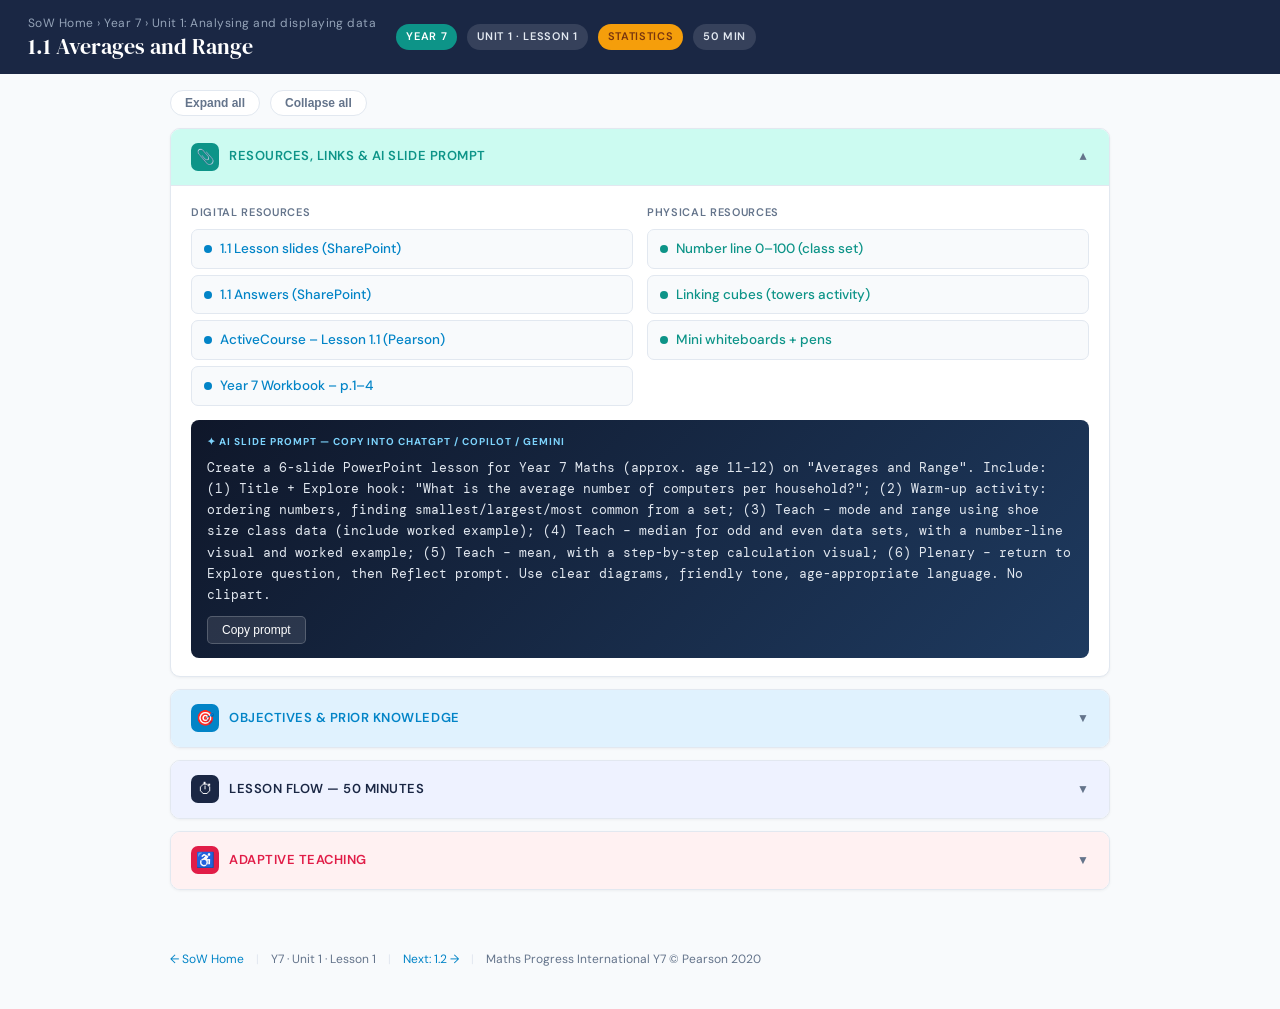
<file: lessons/year7/y7-u1-l1.html>
<!DOCTYPE html>
<html lang="en">
<head>
<meta charset="UTF-8">
<meta name="viewport" content="width=device-width, initial-scale=1.0">
<title>Y7 · U1 L1 · Averages and Range</title>
<link rel="preconnect" href="https://fonts.googleapis.com">
<link href="https://fonts.googleapis.com/css2?family=DM+Serif+Display&family=DM+Sans:wght@300;400;500;600&family=DM+Mono:wght@400;500&display=swap" rel="stylesheet">
<style>
  :root {
    --navy:    #1a2744;
    --teal:    #0d9488;
    --teal-lt: #ccfbf1;
    --amber:   #f59e0b;
    --amber-lt:#fffbeb;
    --rose:    #e11d48;
    --rose-lt: #fff1f2;
    --sky:     #0284c7;
    --sky-lt:  #e0f2fe;
    --slate:   #64748b;
    --rule:    #e2e8f0;
    --bg:      #f8fafc;
    --white:   #ffffff;
    --text:    #0f172a;
    --text-mid:#334155;
    --radius:  10px;
  }
  *, *::before, *::after { box-sizing: border-box; margin: 0; padding: 0; }

  body {
    font-family: 'DM Sans', sans-serif;
    font-size: 15px;
    line-height: 1.6;
    color: var(--text);
    background: var(--bg);
  }

  /* ── TOP BAR ── */
  .topbar {
    background: var(--navy);
    color: white;
    padding: 14px 28px;
    display: flex;
    align-items: center;
    gap: 20px;
    flex-wrap: wrap;
  }
  .topbar-crumb { font-size: 12px; color: #94a3b8; letter-spacing: .04em; }
  .topbar-crumb a { color: #94a3b8; text-decoration: none; }
  .topbar-crumb a:hover { color: #e2e8f0; }
  .topbar-title {
    font-family: 'DM Serif Display', serif;
    font-size: 22px; color: white; line-height: 1.2; flex: 1;
  }
  .topbar-meta { display: flex; gap: 10px; flex-wrap: wrap; }
  .badge {
    font-size: 11px; font-weight: 600; letter-spacing: .06em;
    text-transform: uppercase; padding: 4px 10px; border-radius: 20px;
    background: rgba(255,255,255,.12); color: #e2e8f0;
  }
  .badge.teal  { background: var(--teal); color: white; }
  .badge.amber { background: var(--amber); color: #78350f; }

  /* ── EXPAND / COLLAPSE CONTROLS ── */
  .controls {
    max-width: 980px; margin: 16px auto 0; padding: 0 20px;
    display: flex; gap: 10px; align-items: center;
  }
  .ctrl-btn {
    font-size: 12px; font-weight: 600; padding: 5px 14px;
    border-radius: 20px; border: 1px solid var(--rule);
    background: white; color: var(--slate); cursor: pointer;
    transition: all .15s;
  }
  .ctrl-btn:hover { background: var(--navy); color: white; border-color: var(--navy); }

  /* ── WRAPPER ── */
  .wrapper {
    max-width: 980px; margin: 12px auto 0;
    padding: 0 20px 60px;
    display: flex; flex-direction: column; gap: 12px;
  }

  /* ── COLLAPSIBLE CARD ── */
  .card {
    background: var(--white); border-radius: var(--radius);
    border: 1px solid var(--rule); overflow: hidden;
    box-shadow: 0 1px 3px rgba(0,0,0,.05);
  }
  .card-head {
    display: flex; align-items: center; gap: 10px;
    padding: 14px 20px; cursor: pointer;
    user-select: none; transition: background .15s;
    border-bottom: 1px solid transparent;
  }
  .card-head:hover { filter: brightness(.97); }
  .card.open .card-head { border-bottom-color: var(--rule); }

  .head-icon {
    width: 28px; height: 28px; border-radius: 7px;
    display: flex; align-items: center; justify-content: center;
    font-size: 15px; flex-shrink: 0;
  }
  .head-label {
    font-weight: 600; font-size: 13px;
    letter-spacing: .04em; text-transform: uppercase; flex: 1;
  }
  .head-chevron {
    font-size: 12px; color: var(--slate);
    transition: transform .25s; flex-shrink: 0;
  }
  .card.open .head-chevron { transform: rotate(180deg); }

  /* animated collapse using grid trick */
  .card-body-wrap {
    display: grid;
    grid-template-rows: 0fr;
    transition: grid-template-rows .28s ease;
  }
  .card.open .card-body-wrap { grid-template-rows: 1fr; }
  .card-body-inner { overflow: hidden; }
  .card-body { padding: 18px 20px; }

  /* section accent colours */
  .s-resources .card-head  { background: var(--teal-lt); }
  .s-resources .head-label { color: var(--teal); }
  .s-resources .head-icon  { background: var(--teal); color: white; }

  .s-objectives .card-head  { background: var(--sky-lt); }
  .s-objectives .head-label { color: var(--sky); }
  .s-objectives .head-icon  { background: var(--sky); color: white; }

  .s-flow .card-head  { background: #eef2ff; }
  .s-flow .head-label { color: var(--navy); }
  .s-flow .head-icon  { background: var(--navy); color: white; }

  .s-adaptive .card-head  { background: var(--rose-lt); }
  .s-adaptive .head-label { color: var(--rose); }
  .s-adaptive .head-icon  { background: var(--rose); color: white; }

  /* ── RESOURCES ── */
  .res-grid { display: grid; grid-template-columns: 1fr 1fr; gap: 14px; }
  @media (max-width:620px) { .res-grid { grid-template-columns: 1fr; } }
  .res-block h4 { font-size: 11px; font-weight: 600; text-transform: uppercase; letter-spacing: .06em; color: var(--slate); margin-bottom: 8px; }
  .res-links { display: flex; flex-direction: column; gap: 6px; }
  .res-link {
    display: flex; align-items: center; gap: 8px; padding: 8px 12px;
    border-radius: 7px; background: #f8fafc; border: 1px solid var(--rule);
    text-decoration: none; color: var(--sky); font-size: 13.5px; font-weight: 500;
    transition: background .15s, border-color .15s;
  }
  .res-link:hover { background: var(--sky-lt); border-color: var(--sky); }
  .res-link .dot { width: 8px; height: 8px; border-radius: 50%; background: var(--sky); flex-shrink: 0; }
  .res-link.physical { color: var(--teal); }
  .res-link.physical .dot { background: var(--teal); }

  .ai-box {
    margin-top: 14px; padding: 14px 16px;
    background: linear-gradient(135deg, #0f172a 0%, #1e3a5f 100%);
    border-radius: 8px; color: white;
  }
  .ai-box-label { font-size: 10px; font-weight: 700; letter-spacing: .1em; text-transform: uppercase; color: #7dd3fc; margin-bottom: 8px; }
  .ai-prompt { font-family: 'DM Mono', monospace; font-size: 12.5px; line-height: 1.7; color: #e2e8f0; white-space: pre-wrap; user-select: all; }
  .copy-btn {
    margin-top: 10px; padding: 6px 14px;
    background: rgba(255,255,255,.1); border: 1px solid rgba(255,255,255,.2);
    border-radius: 5px; color: white; font-size: 12px; cursor: pointer; transition: background .15s;
  }
  .copy-btn:hover { background: rgba(255,255,255,.2); }

  /* ── OBJECTIVES ── */
  .obj-cols { display: grid; grid-template-columns: 1fr 1fr; gap: 16px 28px; }
  @media (max-width:620px) { .obj-cols { grid-template-columns: 1fr; } }
  .obj-block h4 { font-size: 11px; font-weight: 700; text-transform: uppercase; letter-spacing: .06em; color: var(--slate); margin-bottom: 8px; }
  .check-list { list-style: none; display: flex; flex-direction: column; gap: 5px; }
  .check-list li { padding-left: 20px; position: relative; font-size: 14px; color: var(--text-mid); }
  .check-list li::before { content: '✓'; position: absolute; left: 0; color: var(--teal); font-weight: 700; font-size: 13px; }
  .curr-ref-list { list-style: none; display: flex; flex-direction: column; gap: 4px; }
  .curr-ref-list li { font-size: 13px; color: var(--text-mid); padding: 4px 8px; border-radius: 5px; background: #f8fafc; border: 1px solid var(--rule); }
  .curr-ref-list li code { font-family: 'DM Mono', monospace; font-size: 11.5px; color: var(--sky); font-weight: 500; margin-right: 6px; }
  .kw-list { display: flex; flex-wrap: wrap; gap: 6px; }
  .kw { font-size: 12px; font-weight: 600; padding: 3px 10px; border-radius: 20px; background: #fef3c7; color: #92400e; border: 1px solid #fde68a; font-style: italic; }

  /* ── LESSON FLOW ── */
  .phase-list { display: flex; flex-direction: column; }
  .phase { display: grid; grid-template-columns: 90px 1fr; border-bottom: 1px solid var(--rule); }
  .phase:last-child { border-bottom: none; }
  .phase-time { padding: 16px 14px; background: #f8fafc; border-right: 1px solid var(--rule); display: flex; flex-direction: column; align-items: center; justify-content: flex-start; gap: 4px; }
  .phase-mins { font-family: 'DM Mono', monospace; font-size: 11px; font-weight: 500; color: var(--slate); }
  .phase-label { font-size: 10px; font-weight: 700; letter-spacing: .06em; text-transform: uppercase; text-align: center; }
  .phase-bar { width: 3px; border-radius: 3px; margin-top: 6px; flex: 1; min-height: 20px; }
  .ph-starter .phase-label { color: #7c3aed; } .ph-starter .phase-bar { background: #7c3aed; }
  .ph-teach   .phase-label { color: var(--navy); } .ph-teach .phase-bar { background: var(--navy); }
  .ph-practice .phase-label { color: var(--teal); } .ph-practice .phase-bar { background: var(--teal); }
  .ph-plenary .phase-label  { color: var(--amber); } .ph-plenary .phase-bar { background: var(--amber); }
  .phase-content { padding: 14px 18px; }
  .phase-content h4 { font-size: 14px; font-weight: 600; margin-bottom: 8px; color: var(--text); }
  .flow-list { list-style: none; display: flex; flex-direction: column; gap: 6px; }
  .flow-list li { font-size: 14px; color: var(--text-mid); padding: 7px 12px 7px 26px; border-radius: 6px; background: #f8fafc; border: 1px solid var(--rule); position: relative; }
  .flow-list li::before { content: '→'; position: absolute; left: 9px; color: var(--slate); font-size: 12px; }
  .flow-list li strong { color: var(--text); }
  .flow-list li em { color: var(--teal); font-style: normal; font-weight: 500; }
  .q-note { margin-top: 10px; padding: 10px 12px; background: #fffbeb; border-left: 3px solid var(--amber); border-radius: 0 6px 6px 0; font-size: 13px; color: var(--text-mid); }
  .q-note strong { color: var(--text); }

  /* ── ADAPTIVE ── */
  .adaptive-grid { display: grid; grid-template-columns: 1fr 1fr; gap: 14px; }
  @media (max-width:620px) { .adaptive-grid { grid-template-columns: 1fr; } }
  .ada-block { border-radius: 8px; padding: 14px; border: 1px solid var(--rule); }
  .ada-block h4 { font-size: 11px; font-weight: 700; text-transform: uppercase; letter-spacing: .06em; margin-bottom: 10px; }
  .ada-block ul { list-style: none; display: flex; flex-direction: column; gap: 5px; }
  .ada-block ul li { font-size: 13.5px; color: var(--text-mid); padding-left: 16px; position: relative; }
  .ada-block ul li::before { content: '•'; position: absolute; left: 0; }
  .ada-support { background: #f0fdf4; } .ada-support h4 { color: #15803d; } .ada-support ul li::before { color: #15803d; }
  .ada-stretch { background: #faf5ff; } .ada-stretch h4 { color: #7c3aed; } .ada-stretch ul li::before { color: #7c3aed; }
  .ada-misc    { background: var(--rose-lt); } .ada-misc h4 { color: var(--rose); } .ada-misc ul li::before { color: var(--rose); }
  .ada-afl     { background: var(--sky-lt); } .ada-afl h4 { color: var(--sky); } .ada-afl ul li::before { color: var(--sky); }

  /* ── FOOTER ── */
  .footer { max-width: 980px; margin: 0 auto; padding: 0 20px 40px; display: flex; gap: 12px; flex-wrap: wrap; align-items: center; font-size: 12px; color: var(--slate); }
  .footer a { color: var(--sky); text-decoration: none; }
  .footer a:hover { text-decoration: underline; }
  .footer-sep { color: var(--rule); }
</style>
</head>
<body>

<!-- TOP BAR -->
<div class="topbar">
  <div>
    <div class="topbar-crumb">
      <a href="../../index.html">SoW Home</a> › Year 7 › Unit 1: Analysing and displaying data
    </div>
    <div class="topbar-title">1.1 Averages and Range</div>
  </div>
  <div class="topbar-meta">
    <span class="badge teal">Year 7</span>
    <span class="badge">Unit 1 · Lesson 1</span>
    <span class="badge amber">Statistics</span>
    <span class="badge">50 min</span>
  </div>
</div>

<!-- EXPAND / COLLAPSE ALL -->
<div class="controls">
  <button class="ctrl-btn" onclick="expandAll()">Expand all</button>
  <button class="ctrl-btn" onclick="collapseAll()">Collapse all</button>
</div>

<div class="wrapper">

  <!-- ═══ SECTION 2: RESOURCES (open by default) ═══ -->
  <div class="card s-resources open" id="card-resources">
    <div class="card-head" onclick="toggle('card-resources')">
      <div class="head-icon">📎</div>
      <div class="head-label">Resources, Links &amp; AI Slide Prompt</div>
      <div class="head-chevron">▼</div>
    </div>
    <div class="card-body-wrap">
      <div class="card-body-inner">
        <div class="card-body">
          <div class="res-grid">
            <div class="res-block">
              <h4>Digital Resources</h4>
              <div class="res-links">
                <a href="#" class="res-link"><span class="dot"></span>1.1 Lesson slides (SharePoint)</a>
                <a href="#" class="res-link"><span class="dot"></span>1.1 Answers (SharePoint)</a>
                <a href="#" class="res-link"><span class="dot"></span>ActiveCourse – Lesson 1.1 (Pearson)</a>
                <a href="#" class="res-link"><span class="dot"></span>Year 7 Workbook – p.1–4</a>
              </div>
            </div>
            <div class="res-block">
              <h4>Physical Resources</h4>
              <div class="res-links">
                <a href="#" class="res-link physical"><span class="dot"></span>Number line 0–100 (class set)</a>
                <a href="#" class="res-link physical"><span class="dot"></span>Linking cubes (towers activity)</a>
                <a href="#" class="res-link physical"><span class="dot"></span>Mini whiteboards + pens</a>
              </div>
            </div>
          </div>
          <div class="ai-box">
            <div class="ai-box-label">✦ AI Slide Prompt — copy into ChatGPT / Copilot / Gemini</div>
            <div class="ai-prompt" id="aiPrompt">Create a 6-slide PowerPoint lesson for Year 7 Maths (approx. age 11–12) on "Averages and Range". Include: (1) Title + Explore hook: "What is the average number of computers per household?"; (2) Warm-up activity: ordering numbers, finding smallest/largest/most common from a set; (3) Teach – mode and range using shoe size class data (include worked example); (4) Teach – median for odd and even data sets, with a number-line visual and worked example; (5) Teach – mean, with a step-by-step calculation visual; (6) Plenary – return to Explore question, then Reflect prompt. Use clear diagrams, friendly tone, age-appropriate language. No clipart.</div>
            <button class="copy-btn" onclick="copyPrompt()">Copy prompt</button>
          </div>
        </div>
      </div>
    </div>
  </div>

  <!-- ═══ SECTION 3: OBJECTIVES (collapsed) ═══ -->
  <div class="card s-objectives" id="card-objectives">
    <div class="card-head" onclick="toggle('card-objectives')">
      <div class="head-icon">🎯</div>
      <div class="head-label">Objectives &amp; Prior Knowledge</div>
      <div class="head-chevron">▼</div>
    </div>
    <div class="card-body-wrap">
      <div class="card-body-inner">
        <div class="card-body">
          <div class="obj-cols">
            <div class="obj-block">
              <h4>Learning Objectives</h4>
              <ul class="check-list">
                <li>Find the mode, median and range of a set of data</li>
                <li>Calculate and interpret the mean of a set of data</li>
                <li>Compare sets of data using averages and range</li>
                <li>Solve problems involving mean, mode, median and range</li>
              </ul>
            </div>
            <div class="obj-block">
              <h4>Prior Knowledge / Fluency Check</h4>
              <ul class="check-list">
                <li>Find the smallest, largest and most common number in a set</li>
                <li>Order positive integers on a number line</li>
                <li>Find the positive difference between two numbers</li>
                <li>Use ordinal numbers (3rd, 6th, etc.)</li>
              </ul>
            </div>
            <div class="obj-block">
              <h4>Curriculum References</h4>
              <ul class="curr-ref-list">
                <li><code>S7.1A</code> Mode from a list</li>
                <li><code>S7.1B</code> Median and range from a list</li>
                <li><code>S7.1C</code> Calculate and interpret mean</li>
                <li><code>S7.1E</code> Compare using averages and range</li>
                <li><code>S7.1G</code> Solve problems with all four measures</li>
              </ul>
            </div>
            <div class="obj-block">
              <h4>Key Vocabulary</h4>
              <div class="kw-list">
                <span class="kw">data</span><span class="kw">value</span><span class="kw">range</span>
                <span class="kw">mode</span><span class="kw">modal</span><span class="kw">median</span>
                <span class="kw">mean</span><span class="kw">average</span>
              </div>
            </div>
          </div>
        </div>
      </div>
    </div>
  </div>

  <!-- ═══ SECTION 4: LESSON FLOW (collapsed) ═══ -->
  <div class="card s-flow" id="card-flow">
    <div class="card-head" onclick="toggle('card-flow')">
      <div class="head-icon">⏱</div>
      <div class="head-label">Lesson Flow — 50 minutes</div>
      <div class="head-chevron">▼</div>
    </div>
    <div class="card-body-wrap">
      <div class="card-body-inner">
        <div class="card-body" style="padding:0;">
          <div class="phase-list">

            <div class="phase ph-starter">
              <div class="phase-time">
                <div class="phase-mins">0 – 8 min</div>
                <div class="phase-label">Starter</div>
                <div class="phase-bar"></div>
              </div>
              <div class="phase-content">
                <h4>Explore Hook + Warm-up</h4>
                <ul class="flow-list">
                  <li>Display Explore question: <strong>"What is the average number of computers per household?"</strong> — ask what 'average' means to them. <em>Don't answer yet — return at plenary.</em></li>
                  <li>Mini-whiteboards: give a set of numbers → ask for smallest, largest, most common. Introduce <strong>'occurs most often'</strong>.</li>
                  <li>Quick ordering race: 5 numbers on board → students order in 30 seconds.</li>
                </ul>
              </div>
            </div>

            <div class="phase ph-teach">
              <div class="phase-time">
                <div class="phase-mins">8 – 25 min</div>
                <div class="phase-label">Teach</div>
                <div class="phase-bar"></div>
              </div>
              <div class="phase-content">
                <h4>Main Teaching — Mode → Range → Median → Mean</h4>
                <ul class="flow-list">
                  <li><strong>Mode:</strong> 'Most common'. Collect class shoe sizes → find mode. Ask: <em>"Mode for a Year 11 class?"</em> Qualitative vs quantitative data.</li>
                  <li><strong>Range:</strong> Find range of shoe sizes. Emphasise range = <strong>one number</strong>, not "5 to 12 cm".</li>
                  <li><strong>Median (Concrete):</strong> 5 students by height → find middle. Extend to 6 → mark two middle heights → find halfway. <em>Order first — always.</em></li>
                  <li><strong>Mean:</strong> Sum all values ÷ count. Students estimate before calculating.</li>
                  <li>Work through Q1–Q4 together. Establish range undefined for qualitative data (Q3 Discussion).</li>
                </ul>
              </div>
            </div>

            <div class="phase ph-practice">
              <div class="phase-time">
                <div class="phase-mins">25 – 42 min</div>
                <div class="phase-label">Practice</div>
                <div class="phase-bar"></div>
              </div>
              <div class="phase-content">
                <h4>Independent &amp; Supported Practice</h4>
                <ul class="flow-list">
                  <li>Students work through <strong>Q5–Q13</strong>. Circulate — check ordering before median (Q5–Q7).</li>
                  <li><strong>Q6:</strong> Draw vertical line through ordered set — <em>"What fraction are less than the median?"</em></li>
                  <li><strong>Q7:</strong> Median = 2.5 children — discuss why non-integer medians are still valid.</li>
                  <li><strong>Q9:</strong> Estimate first; mean must sit between 4 and 10.</li>
                  <li><strong>Q11:</strong> Count zeros — don't ignore them in the total.</li>
                  <li><strong>Investigation Q12–Q13:</strong> Data sets with same mode and median; range of 0 → all values equal.</li>
                </ul>
                <div class="q-note">
                  <strong>Q12 Support:</strong> sum of four values = 4 × 6 = 24 &nbsp;|&nbsp;
                  <strong>Q13a:</strong> Range of 0 → all numbers identical
                </div>
              </div>
            </div>

            <div class="phase ph-plenary">
              <div class="phase-time">
                <div class="phase-mins">42 – 50 min</div>
                <div class="phase-label">Plenary</div>
                <div class="phase-bar"></div>
              </div>
              <div class="phase-content">
                <h4>Explore Return + Reflect</h4>
                <ul class="flow-list">
                  <li><strong>Return to Explore:</strong> Which average for computers per household? → Mean (needs only totals; median/mode require every household ordered).</li>
                  <li><em>"What would the mean NOT tell you?"</em> → households with zero computers.</li>
                  <li><strong>Reflect:</strong> One thing already known + one new thing. Share 2–3 responses.</li>
                  <li>Set homework: ActiveCourse Lesson 1.1 / Workbook p.1–4.</li>
                </ul>
              </div>
            </div>

          </div>
        </div>
      </div>
    </div>
  </div>

  <!-- ═══ SECTION 5: ADAPTIVE TEACHING (collapsed) ═══ -->
  <div class="card s-adaptive" id="card-adaptive">
    <div class="card-head" onclick="toggle('card-adaptive')">
      <div class="head-icon">♿</div>
      <div class="head-label">Adaptive Teaching</div>
      <div class="head-chevron">▼</div>
    </div>
    <div class="card-body-wrap">
      <div class="card-body-inner">
        <div class="card-body">
          <div class="adaptive-grid">
            <div class="ada-block ada-support">
              <h4>🟢 Support</h4>
              <ul>
                <li>Pre-ordered data sets for Q5–Q7 to reduce cognitive load</li>
                <li>Number line 0–100 available for ordering tasks</li>
                <li>Q9: order values first, then find mode and median together</li>
                <li>Q12: scaffold — 4 × mean = total sum</li>
                <li>Cube towers (concrete) for median — find middle tower physically</li>
              </ul>
            </div>
            <div class="ada-block ada-stretch">
              <h4>🟣 Stretch</h4>
              <ul>
                <li>Q8: estimate mean before calculating — explain strategy</li>
                <li>Q12: what values of <em>n</em> make mean &gt; 6 or &lt; 6?</li>
                <li>Design a data set where mode &gt; median</li>
                <li>Design a data set where range &lt; mode</li>
                <li>Why might broadband providers prefer mean vs. median?</li>
              </ul>
            </div>
            <div class="ada-block ada-misc">
              <h4>🔴 Common Misconceptions</h4>
              <ul>
                <li><strong>Median:</strong> Not ordering first — use cube tower activity</li>
                <li><strong>Range:</strong> Writing "5 to 12" instead of 7 — it's one number</li>
                <li><strong>Mean:</strong> Wrong count when zeros are present</li>
                <li><strong>Two modes:</strong> Some think bimodal = no mode</li>
              </ul>
            </div>
            <div class="ada-block ada-afl">
              <h4>🔵 AFL / EAL</h4>
              <ul>
                <li>Key vocab on board throughout: mode, median, mean, range</li>
                <li>Mini-whiteboard cold-call after each average taught</li>
                <li>Q6: vertical-line visual supports EAL students</li>
                <li>Exit card: five numbers → write all four measures</li>
                <li>Paired talk before whole-class sharing</li>
              </ul>
            </div>
          </div>
        </div>
      </div>
    </div>
  </div>

</div><!-- /wrapper -->

<div class="footer">
  <a href="../../index.html">← SoW Home</a>
  <span class="footer-sep">|</span>
  <span>Y7 · Unit 1 · Lesson 1</span>
  <span class="footer-sep">|</span>
  <a href="y7-u1-l2.html">Next: 1.2 →</a>
  <span class="footer-sep">|</span>
  <span>Maths Progress International Y7 © Pearson 2020</span>
</div>

<script>
  function toggle(id) {
    document.getElementById(id).classList.toggle('open');
  }
  function expandAll() {
    document.querySelectorAll('.card').forEach(c => c.classList.add('open'));
  }
  function collapseAll() {
    document.querySelectorAll('.card').forEach(c => c.classList.remove('open'));
  }
  function copyPrompt() {
    const text = document.getElementById('aiPrompt').innerText;
    navigator.clipboard.writeText(text).then(() => {
      const btn = document.querySelector('.copy-btn');
      btn.textContent = '✓ Copied!';
      setTimeout(() => { btn.textContent = 'Copy prompt'; }, 2000);
    });
  }
</script>
</body>
</html>
</file>
